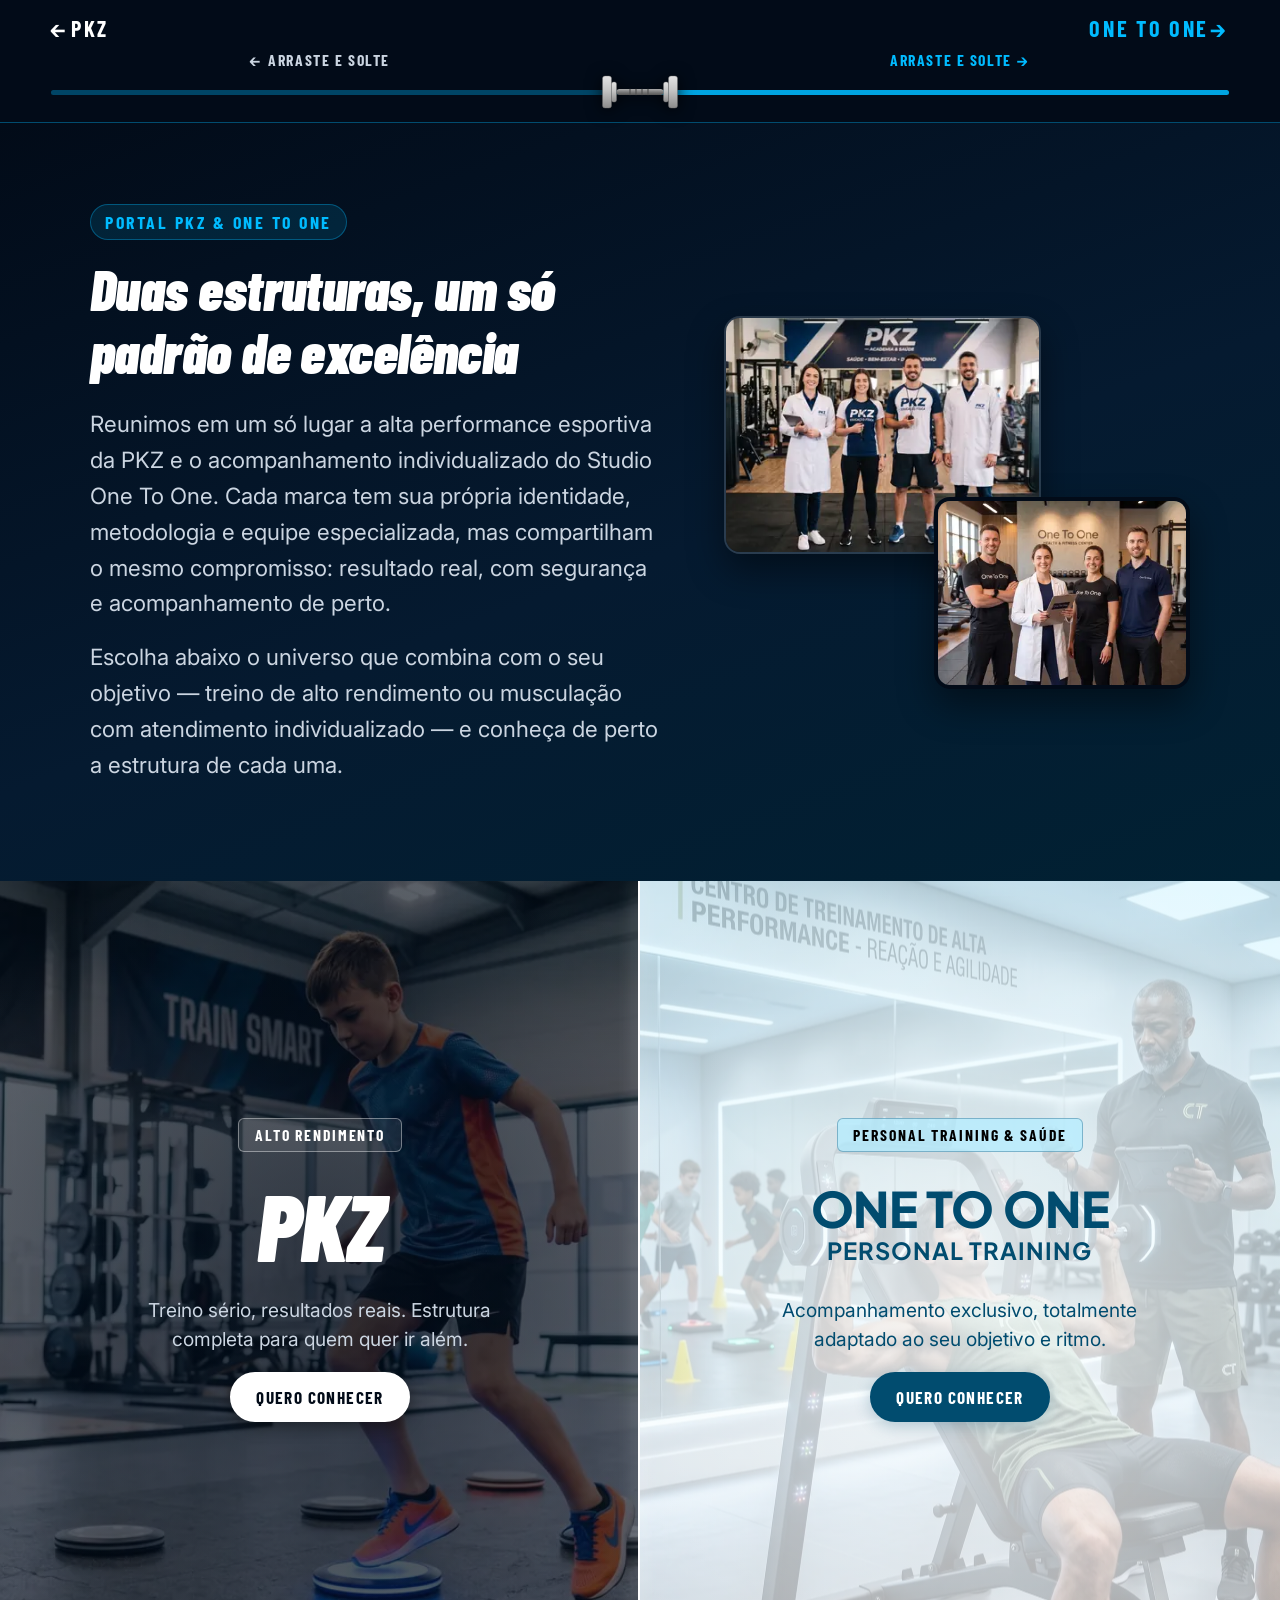
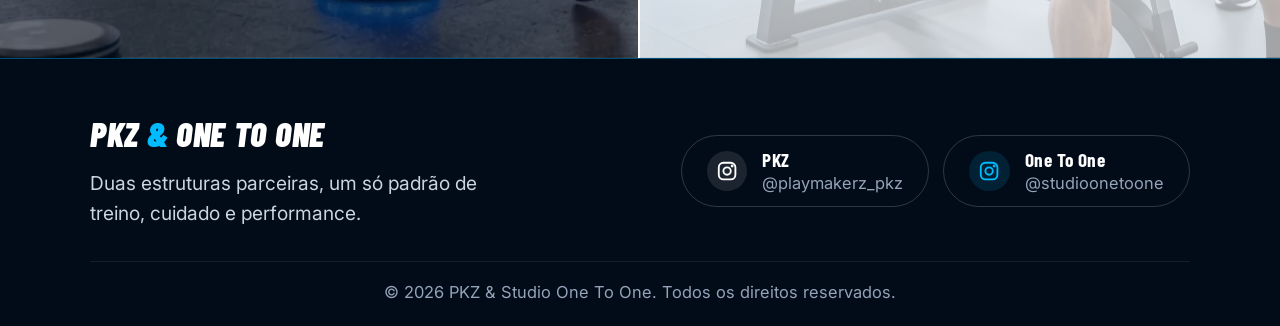
<file: index.html>
<!doctype html>
<html lang="pt-BR">
  <head>
    <meta charset="UTF-8" />
    <meta name="viewport" content="width=device-width, initial-scale=1.0" />
    <title>PKZ Lab &amp; Studio One To One | Treino na Barra da Tijuca, RJ</title>
    <meta
      name="description"
      content="PKZ Lab e Studio One To One: treino de alto rendimento e personal training com acompanhamento individual na Barra da Tijuca, Rio de Janeiro."
    />
    <meta property="og:type" content="website" />
    <meta property="og:title" content="PKZ Lab &amp; Studio One To One | Treino na Barra da Tijuca, RJ" />
    <meta
      property="og:description"
      content="PKZ Lab e Studio One To One: treino de alto rendimento e personal training com acompanhamento individual na Barra da Tijuca, Rio de Janeiro."
    />
    <meta property="og:locale" content="pt_BR" />
    <meta name="theme-color" content="#020b18" />
    <link rel="icon" href="favicon.svg" type="image/svg+xml" />
    <link rel="preconnect" href="https://fonts.googleapis.com" />
    <link rel="preconnect" href="https://fonts.gstatic.com" crossorigin />
    <link
      href="https://fonts.googleapis.com/css2?family=Barlow+Condensed:ital,wght@0,700;0,900;1,900&family=Inter:wght@400;500;600;700&family=Plus+Jakarta+Sans:wght@700;800&display=swap"
      rel="stylesheet"
    />
    <link rel="stylesheet" href="style.css" />
  </head>
  <body>
    <header id="bar">
      <div id="drag-hint">
        <div class="hint-box pkz-box" id="hint-pkz-box">
          <span class="hint-pkz">← arraste e solte</span>
        </div>
        <div class="hint-box oto-box">
          <span class="hint-oto">arraste e solte →</span>
        </div>
      </div>

      <!-- Nomes das empresas restaurados -->
      <div class="bar-labels">
        <a class="bar-label pkz" href="PKZ/indexPKZ.html"><span aria-hidden="true">← </span>PKZ</a>
        <a class="bar-label oto" href="OneToOne/indexOTO.html">ONE TO ONE<span aria-hidden="true"> →</span></a>
      </div>

      <p id="handle-help" class="visually-hidden">
        Use as setas para mover. Em uma das pontas, pressione Enter ou
        Espaço para entrar.
      </p>

      <div id="track-area">
        <div id="track">
          <div id="fill-l"></div>
          <div id="fill-r"></div>
        </div>

        <div
          id="handle"
          role="slider"
          aria-label="Seletor de marcas PKZ e One To One"
          aria-valuemin="0"
          aria-valuemax="100"
          aria-valuenow="50"
          aria-valuetext="Centro"
          aria-describedby="handle-help"
          tabindex="0"
        >
          <svg
            viewBox="0 0 76 36"
            xmlns="http://www.w3.org/2000/svg"
            aria-hidden="true"
          >
            <defs>
              <linearGradient id="pg" x1="0" y1="0" x2="0" y2="1">
                <stop offset="0%" stop-color="#e2e2e2" />
                <stop offset="45%" stop-color="#c4c4c4" />
                <stop offset="100%" stop-color="#8c8c8c" />
              </linearGradient>
              <linearGradient id="bg" x1="0" y1="0" x2="0" y2="1">
                <stop offset="0%" stop-color="#aaa" />
                <stop offset="55%" stop-color="#777" />
                <stop offset="100%" stop-color="#555" />
              </linearGradient>
            </defs>
            <rect
              x="0.5"
              y="2"
              width="9"
              height="32"
              rx="2.5"
              fill="url(#pg)"
              stroke="#666"
              stroke-width="0.4"
            />
            <rect
              x="9.5"
              y="8"
              width="5"
              height="20"
              rx="2"
              fill="url(#pg)"
              stroke="#777"
              stroke-width="0.4"
            />
            <rect
              x="14.5"
              y="15"
              width="47"
              height="6"
              rx="3"
              fill="url(#bg)"
            />
            <line
              x1="28"
              y1="15.5"
              x2="28"
              y2="20.5"
              stroke="#555"
              stroke-width="1.3"
              stroke-linecap="round"
            />
            <line
              x1="34"
              y1="15.5"
              x2="34"
              y2="20.5"
              stroke="#555"
              stroke-width="1.3"
              stroke-linecap="round"
            />
            <line
              x1="40"
              y1="15.5"
              x2="40"
              y2="20.5"
              stroke="#555"
              stroke-width="1.3"
              stroke-linecap="round"
            />
            <line
              x1="46"
              y1="15.5"
              x2="46"
              y2="20.5"
              stroke="#555"
              stroke-width="1.3"
              stroke-linecap="round"
            />
            <rect
              x="61.5"
              y="8"
              width="5"
              height="20"
              rx="2"
              fill="url(#pg)"
              stroke="#777"
              stroke-width="0.4"
            />
            <rect
              x="66.5"
              y="2"
              width="9"
              height="32"
              rx="2.5"
              fill="url(#pg)"
              stroke="#666"
              stroke-width="0.4"
            />
          </svg>
        </div>
      </div>
    </header>

    <main>
      <!-- ═══ APRESENTAÇÃO (Texto + Imagem) ═══ -->
      <section id="intro" aria-label="Apresentação">
        <div class="intro-inner">
          <div class="intro-text">
            <span class="intro-tag">Portal PKZ &amp; One To One</span>
            <h1>Duas estruturas, um só padrão de excelência</h1>
            <p>
              Reunimos em um só lugar a alta performance esportiva da PKZ e o
              acompanhamento individualizado do Studio One To One. Cada marca
              tem sua própria identidade, metodologia e equipe especializada,
              mas compartilham o mesmo compromisso: resultado real, com
              segurança e acompanhamento de perto.
            </p>
            <p>
              Escolha abaixo o universo que combina com o seu objetivo — treino
              de alto rendimento ou musculação com atendimento individualizado —
              e conheça de perto a estrutura de cada uma.
            </p>
          </div>

          <div class="intro-media" aria-hidden="true">
            <img class="intro-photo photo-pkz" src="PKZ/Fotos/EquipePKZ-800.webp" srcset="PKZ/Fotos/EquipePKZ-480.webp 480w, PKZ/Fotos/EquipePKZ-800.webp 800w, PKZ/Fotos/EquipePKZ-1280.webp 1280w" sizes="(max-width: 860px) 290px, 320px" alt="" width="2760" height="1504" decoding="async" loading="lazy" />
            <img class="intro-photo photo-oto" src="OneToOne/Fotos/equipe-800.webp" srcset="OneToOne/Fotos/equipe-480.webp 480w, OneToOne/Fotos/equipe-800.webp 800w, OneToOne/Fotos/equipe-1280.webp 1280w" sizes="(max-width: 860px) 235px, 260px" alt="" width="2760" height="1504" decoding="async" loading="lazy" />
          </div>
        </div>
      </section>

      <!-- ═══ ESCOLHA SEU UNIVERSO: barra do halter + painéis ═══ -->
      <section id="portal" aria-label="Escolha seu universo">
        <div id="stage">
          <section id="pkz" aria-label="Universo PKZ">
            <div class="p-inner">
              <div class="tag">Alto Rendimento</div>
              <div class="title-box">
                <h2>PKZ</h2>
              </div>
              <p>
                Treino sério, resultados reais. Estrutura completa para quem quer ir
                além.
              </p>

              <!-- Botão CTA PKZ -->
              <a
                href="PKZ/indexPKZ.html"
                class="cta-button pkz-btn"
                id="btn-pkz-cta"
                >Quero conhecer</a
              >
            </div>
          </section>

          <div id="div-line" aria-hidden="true"></div>

          <section id="oto" aria-label="Universo One To One">
            <div class="p-inner">
              <div class="tag">Personal Training &amp; Saúde</div>
              <div class="title-box">
                <h2>ONE TO ONE</h2>
                <div class="sub">Personal Training</div>
              </div>
              <p>
                Acompanhamento exclusivo, totalmente adaptado ao seu objetivo e
                ritmo.
              </p>

              <!-- Botão CTA ONE TO ONE -->
              <a
                href="OneToOne/indexOTO.html"
                class="cta-button oto-btn"
                id="btn-oto-cta"
                >Quero conhecer</a
              >
            </div>
          </section>
        </div>
      </section>
    </main>

    <div class="arrow-hint l" id="arr-l" aria-hidden="true">
      <svg
        width="24"
        height="24"
        viewBox="0 0 24 24"
        fill="none"
        xmlns="http://www.w3.org/2000/svg"
        aria-hidden="true"
      >
        <path
          d="M15 18L9 12L15 6"
          stroke="#ffffff"
          stroke-width="2.5"
          stroke-linecap="round"
          stroke-linejoin="round"
        />
        <path
          d="M15 18L9 12L15 6"
          stroke="#07111e"
          stroke-width="5"
          stroke-linecap="round"
          stroke-linejoin="round"
          opacity="0.6"
        />
      </svg>
    </div>
    <div class="arrow-hint r" id="arr-r" aria-hidden="true">
      <svg
        width="24"
        height="24"
        viewBox="0 0 24 24"
        fill="none"
        xmlns="http://www.w3.org/2000/svg"
        aria-hidden="true"
      >
        <path
          d="M9 6L15 12L9 18"
          stroke="#032b43"
          stroke-width="2.5"
          stroke-linecap="round"
          stroke-linejoin="round"
        />
        <path
          d="M9 6L15 12L9 18"
          stroke="#ffffff"
          stroke-width="5"
          stroke-linecap="round"
          stroke-linejoin="round"
          opacity="0.6"
        />
      </svg>
    </div>

    <div
      id="redir"
      hidden
      role="dialog"
      aria-modal="true"
      aria-labelledby="redir-name"
      aria-describedby="redir-sub"
    >
      <h2 id="redir-name">PKZ</h2>
      <small id="redir-sub">redirecionando...</small>
      <button type="button" id="redir-cancel">Cancelar</button>
    </div>

    <!-- ═══ FOOTER ═══ -->
    <footer id="site-footer">
      <div class="footer-inner">
        <div class="footer-brand">
          <span class="footer-logo">PKZ <span class="footer-amp">&amp;</span> ONE TO ONE</span>
          <p>
            Duas estruturas parceiras, um só padrão de treino, cuidado e
            performance.
          </p>
        </div>

        <div class="footer-social">
          <a
            class="social-card social-pkz"
            href="https://www.instagram.com/playmakerz_pkz/"
            target="_blank"
            rel="noopener noreferrer"
            aria-label="PKZ @playmakerz_pkz, Instagram (abre em nova aba)"
          >
            <span class="social-icon">
              <svg width="20" height="20" viewBox="0 0 24 24" fill="none" stroke="currentColor" stroke-width="2" stroke-linecap="round" stroke-linejoin="round" aria-hidden="true" focusable="false"><rect x="3" y="3" width="18" height="18" rx="5"></rect><circle cx="12" cy="12" r="4"></circle><circle cx="17.5" cy="6.5" r="0.6" fill="currentColor"></circle></svg>
            </span>
            <span class="social-text">
              <strong>PKZ</strong>
              <small>@playmakerz_pkz</small>
            </span>
          </a>

          <a
            class="social-card social-oto"
            href="https://www.instagram.com/studioonetoone/"
            target="_blank"
            rel="noopener noreferrer"
            aria-label="One To One @studioonetoone, Instagram (abre em nova aba)"
          >
            <span class="social-icon">
              <svg width="20" height="20" viewBox="0 0 24 24" fill="none" stroke="currentColor" stroke-width="2" stroke-linecap="round" stroke-linejoin="round" aria-hidden="true" focusable="false"><rect x="3" y="3" width="18" height="18" rx="5"></rect><circle cx="12" cy="12" r="4"></circle><circle cx="17.5" cy="6.5" r="0.6" fill="currentColor"></circle></svg>
            </span>
            <span class="social-text">
              <strong>One To One</strong>
              <small>@studioonetoone</small>
            </span>
          </a>
        </div>
      </div>

      <div class="footer-bottom">
        <span>&copy; 2026 PKZ &amp; Studio One To One. Todos os direitos reservados.</span>
      </div>
    </footer>

    <script src="script.js"></script>
  </body>
</html>
</file>
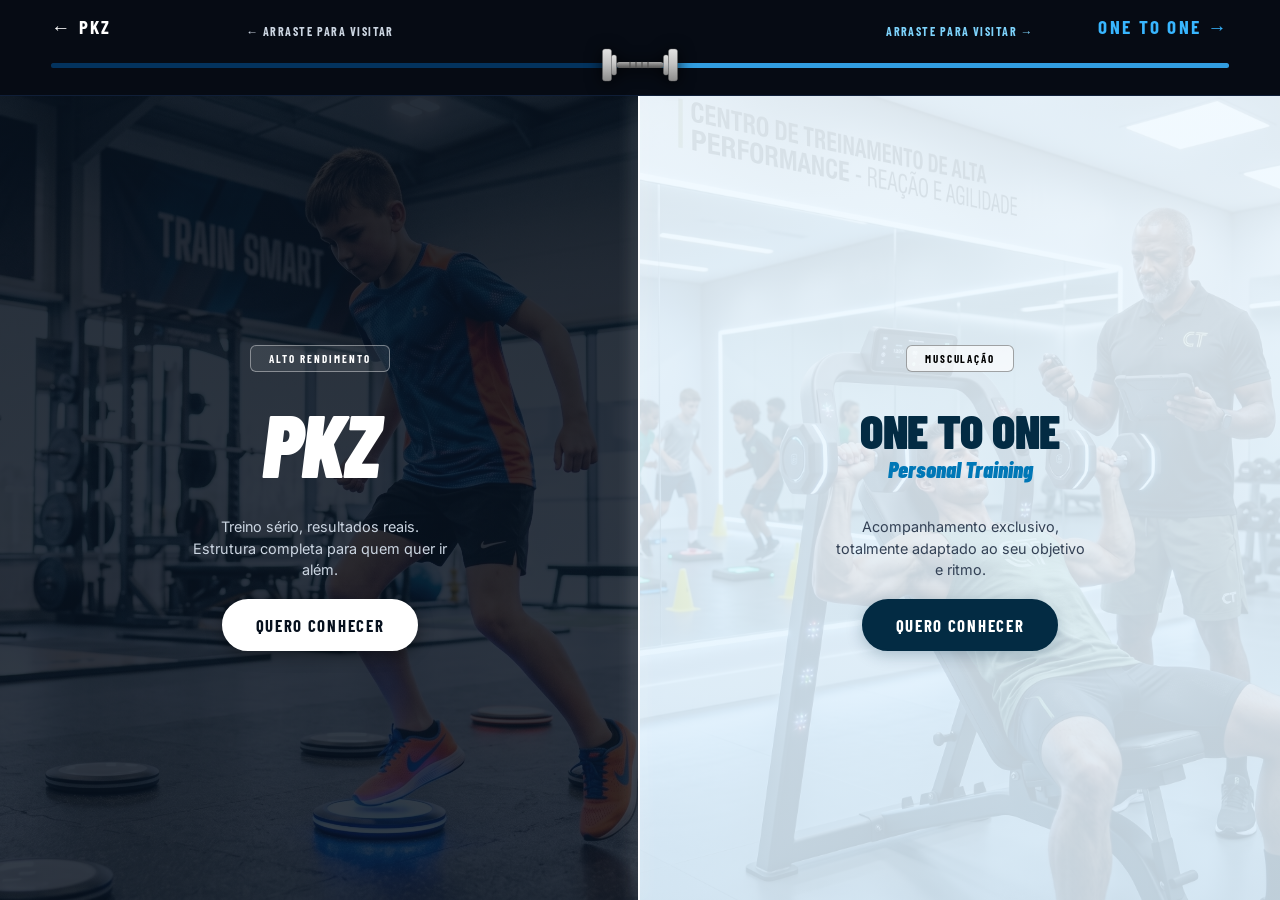
<file: LandingPage/index.html>
<!doctype html>
<html lang="pt-BR">
  <head>
    <meta charset="UTF-8" />
    <meta name="viewport" content="width=device-width, initial-scale=1.0" />
    <title>PKZ & ONE TO ONE</title>
    <link
      href="https://fonts.googleapis.com/css2?family=Barlow+Condensed:ital,wght@0,700;0,900;1,900&family=Inter:wght@400;500;600&display=swap"
      rel="stylesheet"
    />
    <link rel="stylesheet" href="style.css" />
  </head>
  <body>
    <!-- ═══ BARRA COM HALTER (Header/Navegação) ═══ -->
    <header role="banner" id="bar">
      <div id="drag-hint">
        <div class="hint-box pkz-box" id="hint-pkz-box">
          <span class="hint-pkz">← arraste para visitar</span>
        </div>
        <div class="hint-box oto-box">
          <span class="hint-oto">arraste para visitar →</span>
        </div>
      </div>

      <!-- Nomes das empresas restaurados -->
      <div class="bar-labels">
        <span class="bar-label pkz">← PKZ</span>
        <span class="bar-label oto">ONE TO ONE →</span>
      </div>

      <div id="track-area">
        <div id="track">
          <div id="fill-l"></div>
          <div id="fill-r"></div>
        </div>

        <div
          id="handle"
          role="slider"
          aria-label="Seletor de marcas PKZ e One To One"
          aria-valuemin="0"
          aria-valuemax="100"
          aria-valuenow="50"
          tabindex="0"
        >
          <svg
            viewBox="0 0 76 36"
            xmlns="http://www.w3.org/2000/svg"
            aria-hidden="true"
          >
            <defs>
              <linearGradient id="pg" x1="0" y1="0" x2="0" y2="1">
                <stop offset="0%" stop-color="#e2e2e2" />
                <stop offset="45%" stop-color="#c4c4c4" />
                <stop offset="100%" stop-color="#8c8c8c" />
              </linearGradient>
              <linearGradient id="bg" x1="0" y1="0" x2="0" y2="1">
                <stop offset="0%" stop-color="#aaa" />
                <stop offset="55%" stop-color="#777" />
                <stop offset="100%" stop-color="#555" />
              </linearGradient>
            </defs>
            <rect
              x="0.5"
              y="2"
              width="9"
              height="32"
              rx="2.5"
              fill="url(#pg)"
              stroke="#666"
              stroke-width="0.4"
            />
            <rect
              x="9.5"
              y="8"
              width="5"
              height="20"
              rx="2"
              fill="url(#pg)"
              stroke="#777"
              stroke-width="0.4"
            />
            <rect
              x="14.5"
              y="15"
              width="47"
              height="6"
              rx="3"
              fill="url(#bg)"
            />
            <line
              x1="28"
              y1="15.5"
              x2="28"
              y2="20.5"
              stroke="#555"
              stroke-width="1.3"
              stroke-linecap="round"
            />
            <line
              x1="34"
              y1="15.5"
              x2="34"
              y2="20.5"
              stroke="#555"
              stroke-width="1.3"
              stroke-linecap="round"
            />
            <line
              x1="40"
              y1="15.5"
              x2="40"
              y2="20.5"
              stroke="#555"
              stroke-width="1.3"
              stroke-linecap="round"
            />
            <line
              x1="46"
              y1="15.5"
              x2="46"
              y2="20.5"
              stroke="#555"
              stroke-width="1.3"
              stroke-linecap="round"
            />
            <rect
              x="61.5"
              y="8"
              width="5"
              height="20"
              rx="2"
              fill="url(#pg)"
              stroke="#777"
              stroke-width="0.4"
            />
            <rect
              x="66.5"
              y="2"
              width="9"
              height="32"
              rx="2.5"
              fill="url(#pg)"
              stroke="#666"
              stroke-width="0.4"
            />
          </svg>
        </div>
      </div>
    </header>

    <!-- ═══ PAINÉIS (Conteúdo Principal) ═══ -->
    <main role="main" id="stage">
      <section id="pkz" aria-label="Universo PKZ">
        <div class="p-inner">
          <div class="tag">Alto Rendimento</div>
          <div class="title-box">
            <h1>PKZ</h1>
          </div>
          <p>
            Treino sério, resultados reais. Estrutura completa para quem quer ir
            além.
          </p>

          <!-- Botão CTA PKZ -->
          <a
            href="../PKZ/index.html"
            class="cta-button pkz-btn"
            id="btn-pkz-cta"
            >Quero conhecer</a
          >
        </div>
      </section>

      <div id="div-line" aria-hidden="true"></div>

      <section id="oto" aria-label="Universo One To One">
        <div class="p-inner">
          <div class="tag">Musculação</div>
          <div class="title-box">
            <h1>ONE TO ONE</h1>
            <div class="sub">Personal Training</div>
          </div>
          <p>
            Acompanhamento exclusivo, totalmente adaptado ao seu objetivo e
            ritmo.
          </p>

          <!-- Botão CTA ONE TO ONE -->
          <a
            href="../OneToOne/index.html"
            class="cta-button oto-btn"
            id="btn-oto-cta"
            >Quero conhecer</a
          >
        </div>
      </section>
    </main>

    <div class="arrow-hint l" id="arr-l" aria-hidden="true">
      <svg
        width="24"
        height="24"
        viewBox="0 0 24 24"
        fill="none"
        xmlns="http://www.w3.org/2000/svg"
        aria-hidden="true"
      >
        <path
          d="M15 18L9 12L15 6"
          stroke="#ffffff"
          stroke-width="2.5"
          stroke-linecap="round"
          stroke-linejoin="round"
        />
        <path
          d="M15 18L9 12L15 6"
          stroke="#07111e"
          stroke-width="5"
          stroke-linecap="round"
          stroke-linejoin="round"
          opacity="0.6"
        />
      </svg>
    </div>
    <div class="arrow-hint r" id="arr-r" aria-hidden="true">
      <svg
        width="24"
        height="24"
        viewBox="0 0 24 24"
        fill="none"
        xmlns="http://www.w3.org/2000/svg"
        aria-hidden="true"
      >
        <path
          d="M9 6L15 12L9 18"
          stroke="#032b43"
          stroke-width="2.5"
          stroke-linecap="round"
          stroke-linejoin="round"
        />
        <path
          d="M9 6L15 12L9 18"
          stroke="#ffffff"
          stroke-width="5"
          stroke-linecap="round"
          stroke-linejoin="round"
          opacity="0.6"
        />
      </svg>
    </div>

    <div id="redir" role="status" aria-live="polite">
      <h2 id="redir-name">PKZ</h2>
      <small id="redir-sub">redirecionando...</small>
    </div>

    <script src="script.js"></script>
  </body>
</html>
</file>
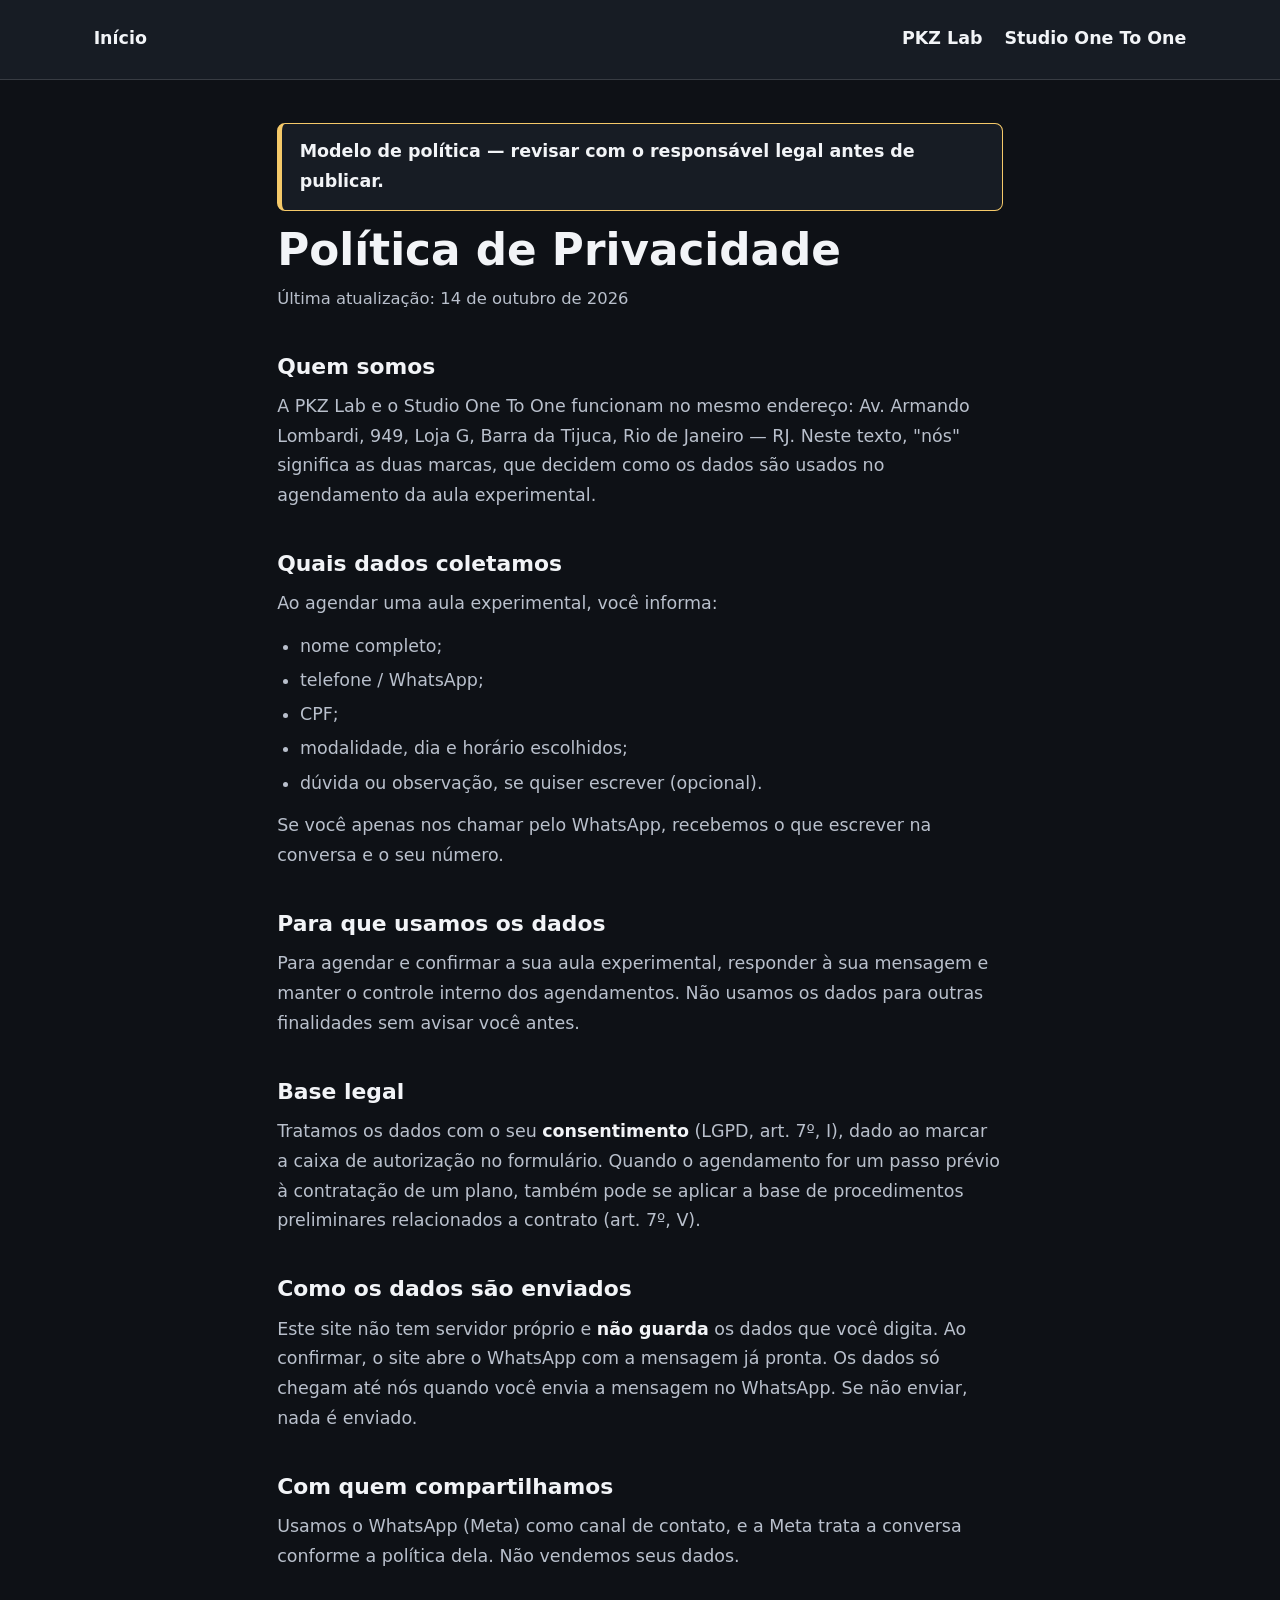
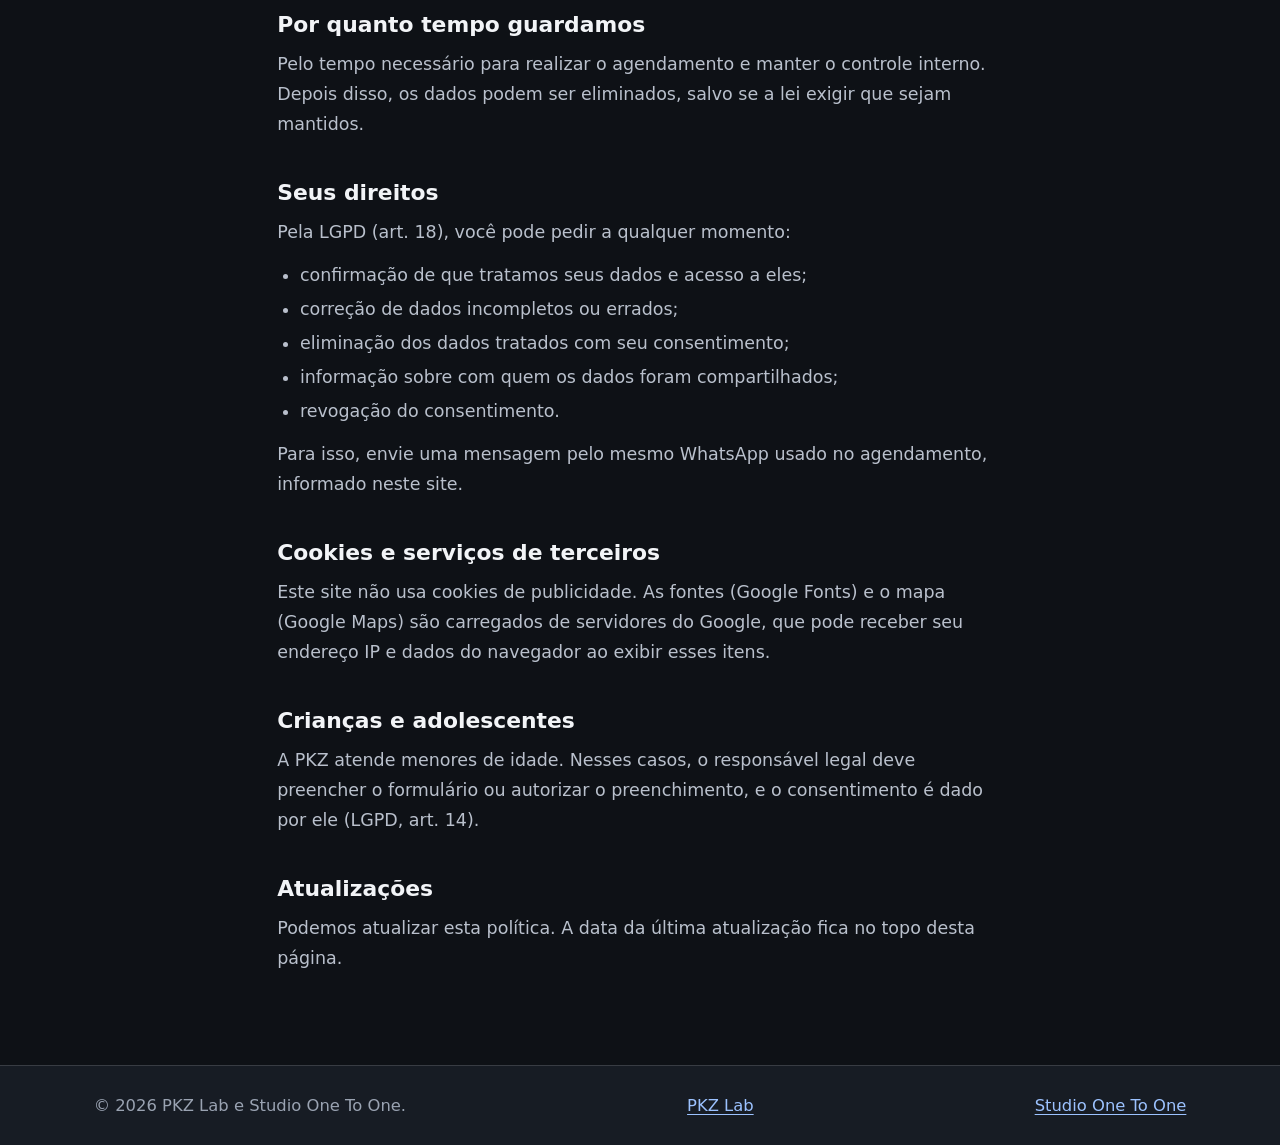
<file: privacidade.html>
<!doctype html>
<html lang="pt-BR">
  <head>
    <meta charset="UTF-8" />
    <meta name="viewport" content="width=device-width, initial-scale=1.0, viewport-fit=cover" />
    <title>Política de Privacidade | PKZ Lab e Studio One To One</title>
    <meta name="description" content="Como a PKZ Lab e o Studio One To One tratam seus dados no agendamento da aula experimental e no contato por WhatsApp, conforme a LGPD." />
    <meta property="og:type" content="website" />
    <meta property="og:title" content="Política de Privacidade | PKZ Lab e Studio One To One" />
    <meta property="og:description" content="Como a PKZ Lab e o Studio One To One tratam seus dados no agendamento da aula experimental e no contato por WhatsApp, conforme a LGPD." />
    <meta property="og:locale" content="pt_BR" />
    <meta name="theme-color" content="#0e1116" />
    <link rel="icon" href="favicon.svg" type="image/svg+xml" />
    <link rel="stylesheet" href="shared/legal.css" />
  </head>
  <body>
    <a class="skip-link" href="#main">Pular para o conteúdo</a>
    <header class="legal-header">
      <nav class="legal-nav" aria-label="Principal">
        <a href="index.html">Início</a>
        <ul>
          <li><a href="PKZ/indexPKZ.html">PKZ Lab</a></li>
          <li><a href="OneToOne/indexOTO.html">Studio One To One</a></li>
        </ul>
      </nav>
    </header>

    <main id="main" class="legal-main" tabindex="-1">
      <p class="legal-notice" role="note"><strong>Modelo de política — revisar com o responsável legal antes de publicar.</strong></p>
      <h1>Política de Privacidade</h1>
      <p class="legal-updated">Última atualização: 14 de outubro de 2026</p>

      <h2>Quem somos</h2>
      <p>A PKZ Lab e o Studio One To One funcionam no mesmo endereço: Av. Armando Lombardi, 949, Loja G, Barra da Tijuca, Rio de Janeiro — RJ. Neste texto, "nós" significa as duas marcas, que decidem como os dados são usados no agendamento da aula experimental.</p>

      <h2>Quais dados coletamos</h2>
      <p>Ao agendar uma aula experimental, você informa:</p>
      <ul>
        <li>nome completo;</li>
        <li>telefone / WhatsApp;</li>
        <li>CPF;</li>
        <li>modalidade, dia e horário escolhidos;</li>
        <li>dúvida ou observação, se quiser escrever (opcional).</li>
      </ul>
      <p>Se você apenas nos chamar pelo WhatsApp, recebemos o que escrever na conversa e o seu número.</p>

      <h2>Para que usamos os dados</h2>
      <p>Para agendar e confirmar a sua aula experimental, responder à sua mensagem e manter o controle interno dos agendamentos. Não usamos os dados para outras finalidades sem avisar você antes.</p>

      <h2>Base legal</h2>
      <p>Tratamos os dados com o seu <strong>consentimento</strong> (LGPD, art. 7º, I), dado ao marcar a caixa de autorização no formulário. Quando o agendamento for um passo prévio à contratação de um plano, também pode se aplicar a base de procedimentos preliminares relacionados a contrato (art. 7º, V).</p>

      <h2>Como os dados são enviados</h2>
      <p>Este site não tem servidor próprio e <strong>não guarda</strong> os dados que você digita. Ao confirmar, o site abre o WhatsApp com a mensagem já pronta. Os dados só chegam até nós quando você envia a mensagem no WhatsApp. Se não enviar, nada é enviado.</p>

      <h2>Com quem compartilhamos</h2>
      <p>Usamos o WhatsApp (Meta) como canal de contato, e a Meta trata a conversa conforme a política dela. Não vendemos seus dados.</p>

      <h2>Por quanto tempo guardamos</h2>
      <p>Pelo tempo necessário para realizar o agendamento e manter o controle interno. Depois disso, os dados podem ser eliminados, salvo se a lei exigir que sejam mantidos.</p>

      <h2>Seus direitos</h2>
      <p>Pela LGPD (art. 18), você pode pedir a qualquer momento:</p>
      <ul>
        <li>confirmação de que tratamos seus dados e acesso a eles;</li>
        <li>correção de dados incompletos ou errados;</li>
        <li>eliminação dos dados tratados com seu consentimento;</li>
        <li>informação sobre com quem os dados foram compartilhados;</li>
        <li>revogação do consentimento.</li>
      </ul>
      <p>Para isso, envie uma mensagem pelo mesmo WhatsApp usado no agendamento, informado neste site.</p>

      <h2>Cookies e serviços de terceiros</h2>
      <p>Este site não usa cookies de publicidade. As fontes (Google Fonts) e o mapa (Google Maps) são carregados de servidores do Google, que pode receber seu endereço IP e dados do navegador ao exibir esses itens.</p>

      <h2>Crianças e adolescentes</h2>
      <p>A PKZ atende menores de idade. Nesses casos, o responsável legal deve preencher o formulário ou autorizar o preenchimento, e o consentimento é dado por ele (LGPD, art. 14).</p>

      <h2>Atualizações</h2>
      <p>Podemos atualizar esta política. A data da última atualização fica no topo desta página.</p>
    </main>

    <footer class="legal-footer">
      <div class="legal-footer-inner">
        <span>&copy; 2026 PKZ Lab e Studio One To One.</span>
        <a href="PKZ/indexPKZ.html">PKZ Lab</a>
        <a href="OneToOne/indexOTO.html">Studio One To One</a>
      </div>
    </footer>
  </body>
</html>
</file>
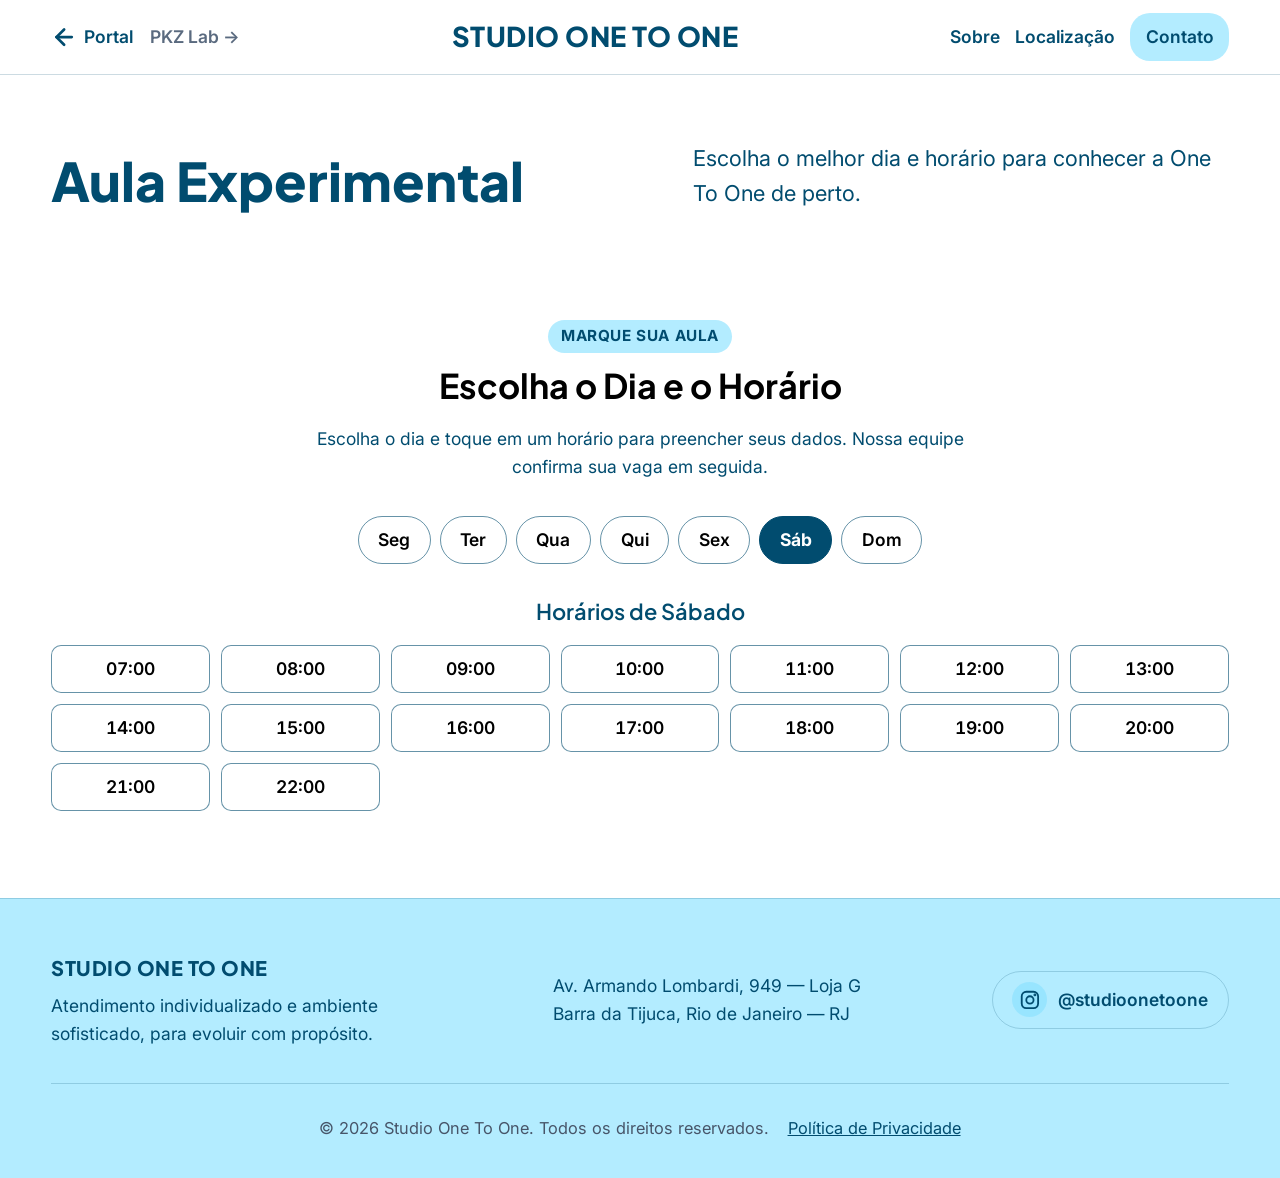
<file: OneToOne/aula-experimental.html>
<!doctype html>
<html lang="pt-BR" data-brand="oto">
  <head>
    <meta charset="UTF-8" />
    <meta
      name="viewport"
      content="width=device-width, initial-scale=1.0, viewport-fit=cover"
    />
    <meta name="description" content="Agende sua aula experimental no Studio One To One, personal training na Barra da Tijuca, Rio de Janeiro. Escolha o melhor dia e horário." />
    <meta property="og:type" content="website" />
    <meta property="og:title" content="Aula Experimental | Studio One To One" />
    <meta property="og:description" content="Agende sua aula experimental no Studio One To One, personal training na Barra da Tijuca, Rio de Janeiro. Escolha o melhor dia e horário." />
    <meta property="og:locale" content="pt_BR" />
    <meta name="theme-color" content="#ffffff" />
    <link rel="icon" href="../favicon.svg" type="image/svg+xml" />
    <title>Aula Experimental | Studio One To One</title>
    <link rel="preconnect" href="https://fonts.googleapis.com" />
    <link rel="preconnect" href="https://fonts.gstatic.com" crossorigin />
    <link
      href="https://fonts.googleapis.com/css2?family=Inter:wght@400;500;600;700&family=Plus+Jakarta+Sans:wght@400;500;600;700;800&display=swap"
      rel="stylesheet"
    />
    <link rel="stylesheet" href="../shared/base.css" />
    <link rel="stylesheet" href="./styleOTO.css" />
    <link rel="stylesheet" href="../shared/extras.css" />
  </head>
  <body>
    <a class="skip-link" href="#main">Pular para o conteúdo</a>
    <header class="site-header">
      <nav class="navbar" aria-label="Principal">
        <div class="nav-left">
          <a
            href="../index.html"
            class="back-link"
            aria-label="Voltar para o Portal"
          >
            <svg
              class="back-arrow-icon"
              width="24"
              height="24"
              viewBox="0 0 24 24"
              fill="none"
              stroke="currentColor"
              stroke-width="2.5"
              stroke-linecap="round"
              stroke-linejoin="round"
              aria-hidden="true"
            >
              <line x1="19" y1="12" x2="5" y2="12"></line>
              <polyline points="12 19 5 12 12 5"></polyline>
            </svg>
            <span class="back-text">Portal</span>
          </a>
          <a
            href="../PKZ/indexPKZ.html"
            class="cross-brand-nav-link"
            >PKZ Lab →</a
          >
        </div>

        <div class="nav-center">
          <a href="./indexOTO.html" class="brand-logo-link" aria-label="Studio One To One — página inicial">
            <span class="brand-text desktop-logo">STUDIO ONE TO ONE</span>
            <span class="brand-text mobile-logo">ONE TO ONE</span>
          </a>
        </div>

        <div class="nav-right">
          <button
            id="mobile-menu-btn"
            class="menu-toggle"
            aria-label="Menu de navegação"
            aria-expanded="false"
            aria-controls="primary-navigation"
          >
            <span class="hamburger-bar"></span>
            <span class="hamburger-bar"></span>
            <span class="hamburger-bar"></span>
          </button>
          <ul id="primary-navigation" class="nav-links">
            <li><a href="indexOTO.html#sobre" class="nav-link">Sobre</a></li>
            <li><a href="indexOTO.html#location" class="nav-link">Localização</a></li>
            <li>
              <a
                href="#contact"
                id="open-contact-modal"
                class="nav-link nav-link-highlight"
                >Contato</a
              >
            </li>
          </ul>
        </div>
      </nav>
    </header>

    <div id="mobile-menu-overlay" class="menu-overlay" aria-hidden="true"></div>

    <main id="main" tabindex="-1">
      <section id="aula-hero" class="hero-section">
        <div class="hero-content">
          <h1>Aula Experimental</h1>
          <p>Escolha o melhor dia e horário para conhecer a One To One de perto.</p>
        </div>
      </section>

      <section id="agenda" class="schedule-section animate-on-scroll">
        <span class="section-tag">Marque sua Aula</span>
        <h2>Escolha o Dia e o Horário</h2>
        <p class="schedule-intro">
          Escolha o dia e toque em um horário para preencher seus dados. Nossa
          equipe confirma sua vaga em seguida.
        </p>

        <div id="day-chips" class="day-chips" role="group" aria-label="Escolha o dia"></div>
        <h3 id="time-heading" class="time-heading" aria-live="polite"></h3>
        <ul id="time-list" class="time-list" aria-labelledby="time-heading"></ul>
        <noscript>
          <p class="schedule-intro">
            Ative o JavaScript ou fale conosco pelo
            <a href="https://wa.me/5521000000000">WhatsApp</a>.
          </p>
        </noscript>
      </section>
    </main>

    <dialog id="booking-modal" class="modal-dialog" aria-labelledby="booking-modal-title">
      <div class="modal-box">
        <button
          id="booking-close-modal"
          class="modal-close"
          aria-label="Fechar modal"
        >
          &times;
        </button>
        <div class="modal-header">
          <span class="modal-badge" id="booking-slot-badge"
            >Segunda-feira · 07:00</span
          >
          <h2 id="booking-modal-title">Confirme sua Aula Experimental</h2>
          <p>Preencha seus dados: abriremos o WhatsApp com o seu pedido pronto para enviar.</p>
        </div>
        <form id="booking-form" class="modal-body" novalidate>
          <label for="booking-modality" class="modal-label">Modalidade</label>
          <select id="booking-modality" aria-describedby="booking-error" class="modal-input" required autofocus>
            <option value="">Selecione</option>
          </select>

          <label for="booking-name" class="modal-label">Nome completo</label>
          <input
            type="text"
            id="booking-name" aria-describedby="booking-error"
            class="modal-input"
            placeholder="Digite seu nome completo"
            autocomplete="name"
            required
          />

          <label for="booking-phone" class="modal-label"
            >Telefone / WhatsApp</label
          >
          <input
            type="tel"
            id="booking-phone" aria-describedby="booking-error"
            class="modal-input"
            placeholder="(21) 90000-0000"
            autocomplete="tel"
            required
          />

          <label for="booking-cpf" class="modal-label">CPF</label>
          <input
            type="text"
            id="booking-cpf"
            class="modal-input"
            placeholder="000.000.000-00"
            inputmode="numeric"
            maxlength="14"
            aria-describedby="booking-cpf-hint booking-error"
            required
          />
          <p id="booking-cpf-hint" class="modal-hint">Só números; a pontuação entra sozinha.</p>

          <label for="booking-notes" class="modal-label"
            >Dúvida ou observação (opcional)</label
          >
          <textarea
            id="booking-notes"
            class="modal-input"
            rows="3"
            placeholder="Alguma informação que queira compartilhar?"
          ></textarea>

          <label class="booking-consent">
            <input type="checkbox" id="booking-consent" required />
            <span>Autorizo o uso dos meus dados, inclusive o CPF, apenas para o agendamento e o controle interno da One To One. Veja a <a href="../privacidade.html" target="_blank" rel="noopener noreferrer" aria-label="Política de Privacidade (abre em nova aba)" class="text-link">Política de Privacidade</a>.</span>
          </label>

          <p id="booking-error" class="booking-error" role="alert" hidden></p>
          <button type="submit" class="btn btn-modal">Enviar pelo WhatsApp →</button>
        </form>
        <div id="booking-confirmation" class="booking-confirmation" hidden>
          <p id="booking-confirmation-text" role="status"></p>
          <button type="button" id="booking-done-btn" class="btn btn-modal">
            Fechar
          </button>
        </div>
      </div>
    </dialog>

    <dialog id="contact" class="modal-dialog" aria-labelledby="modal-title">
      <div class="modal-box">
        <button id="close-modal" class="modal-close" aria-label="Fechar modal">
          &times;
        </button>
        <div class="modal-header">
          <span class="modal-badge">Fale Conosco</span>
          <h2 id="modal-title">Inicie sua Jornada</h2>
          <p>
            Fale diretamente com nosso time pelo WhatsApp e agende sua
            avaliação.
          </p>
        </div>
        <div class="modal-body">
          <label for="name" class="modal-label"
            >Como gostaria de ser chamado?</label
          >
          <input
            type="text"
            id="name"
            autofocus
            class="modal-input"
            placeholder="Digite seu nome"
            autocomplete="name"
          />
          <button id="whatsapp-cta" class="btn btn-modal">
            Falar com Consultor →
          </button>
        </div>
      </div>
    </dialog>

    <footer class="site-footer-page">
      <div class="footer-inner">
        <div class="footer-brand">
          <span class="footer-logo">STUDIO ONE TO ONE</span>
          <p>
            Atendimento individualizado e ambiente sofisticado, para evoluir
            com propósito.
          </p>
        </div>

        <div class="footer-contact">
          <p>
            Av. Armando Lombardi, 949 — Loja G<br />
            Barra da Tijuca, Rio de Janeiro — RJ
          </p>
        </div>

        <a
          class="footer-social"
          href="https://www.instagram.com/studioonetoone/"
          target="_blank"
          rel="noopener noreferrer"
          aria-label="Instagram @studioonetoone (abre em nova aba)"
        >
          <span class="footer-social-icon">
            <svg width="20" height="20" viewBox="0 0 24 24" fill="none" stroke="currentColor" stroke-width="2" stroke-linecap="round" stroke-linejoin="round" aria-hidden="true" focusable="false"><rect x="3" y="3" width="18" height="18" rx="5"></rect><circle cx="12" cy="12" r="4"></circle><circle cx="17.5" cy="6.5" r="0.6" fill="currentColor"></circle></svg>
          </span>
          <span>@studioonetoone</span>
        </a>
      </div>

      <div class="footer-bottom">
        <span>&copy; 2026 Studio One To One. Todos os direitos reservados.</span>
        <a class="footer-legal" href="../privacidade.html">Política de Privacidade</a>
      </div>
    </footer>

    <aside class="floating-actions" aria-label="Atalhos da página">
      <button id="back-to-top" class="back-to-top" aria-label="Voltar ao início">
        <svg
          width="24"
          height="24"
          viewBox="0 0 24 24"
          fill="none"
          stroke="currentColor"
          stroke-width="2.5"
          stroke-linecap="round"
          stroke-linejoin="round"
          aria-hidden="true"
        >
          <path d="M12 19V5M5 12l7-7 7 7" />
        </svg>
      </button>
    </aside>

    <script src="../shared/data.js" defer></script>
    <script src="./scriptAula.js" defer></script>
  </body>
</html>
</file>
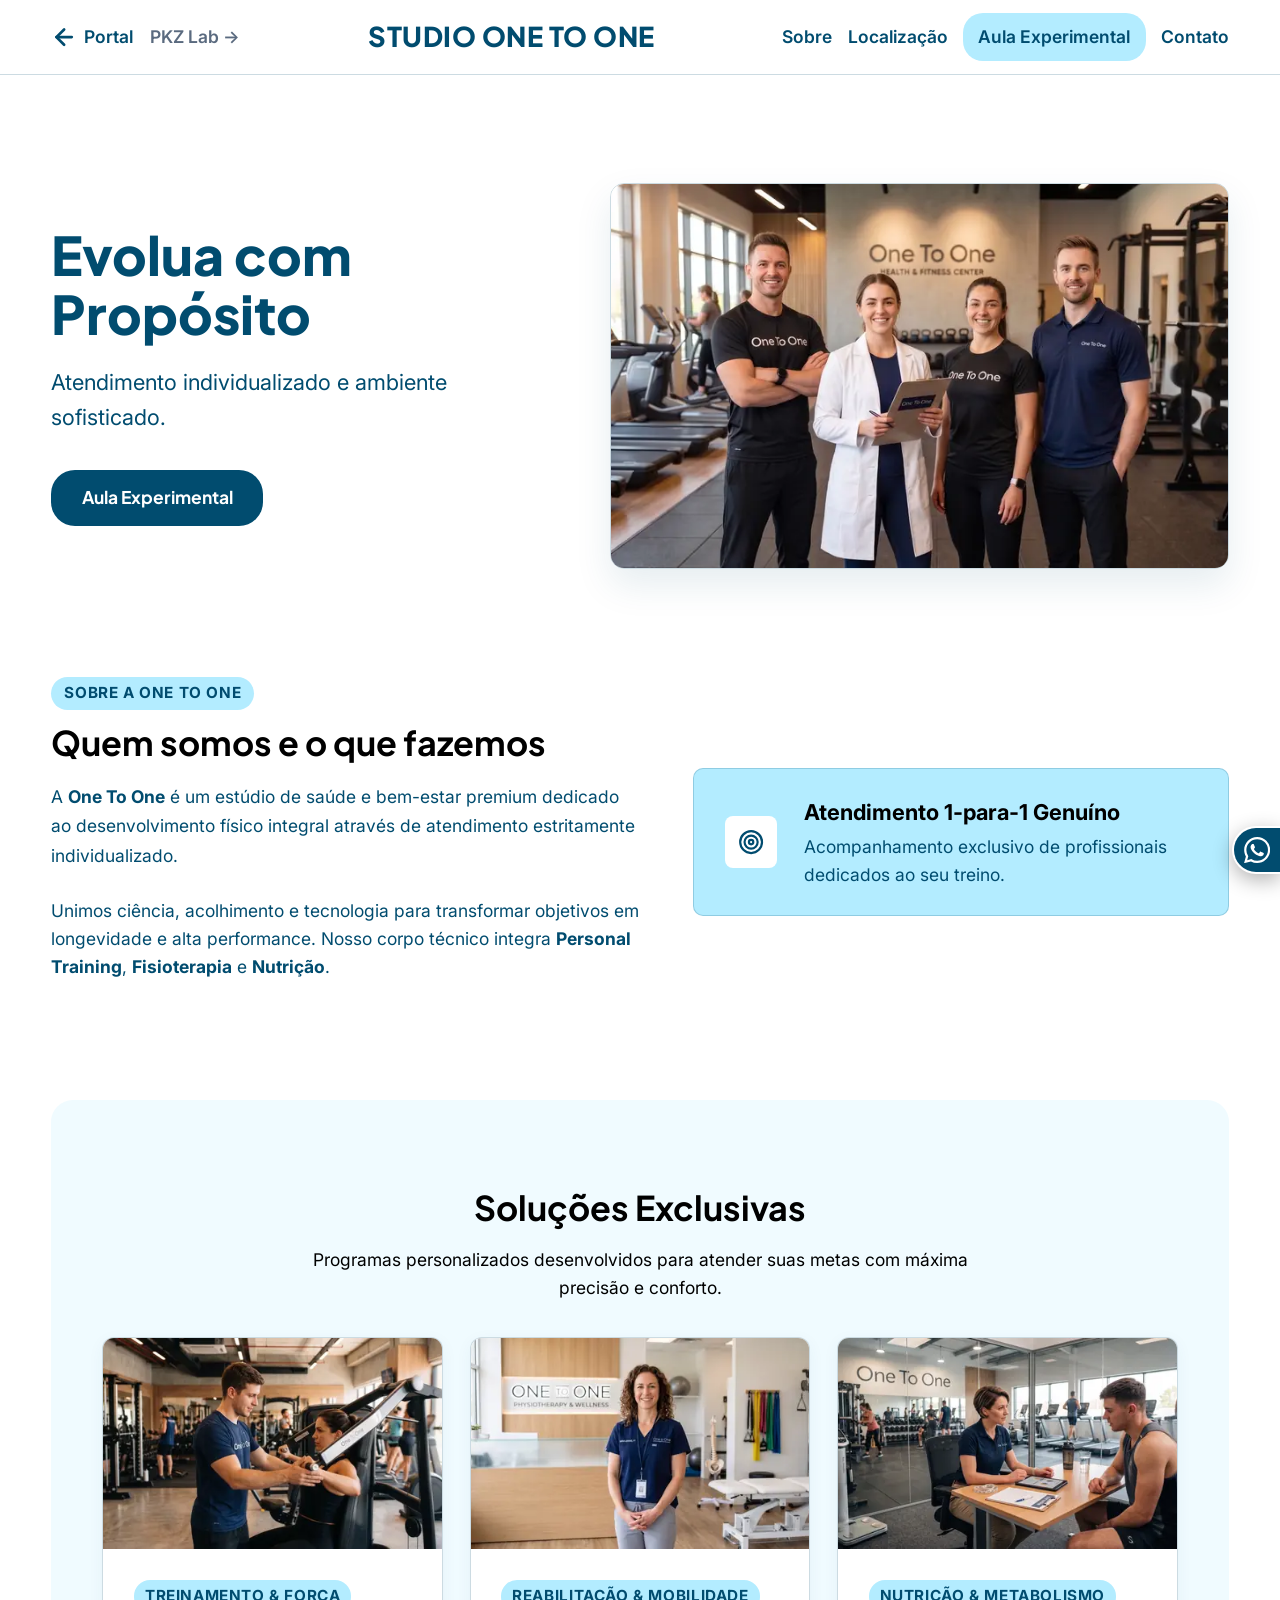
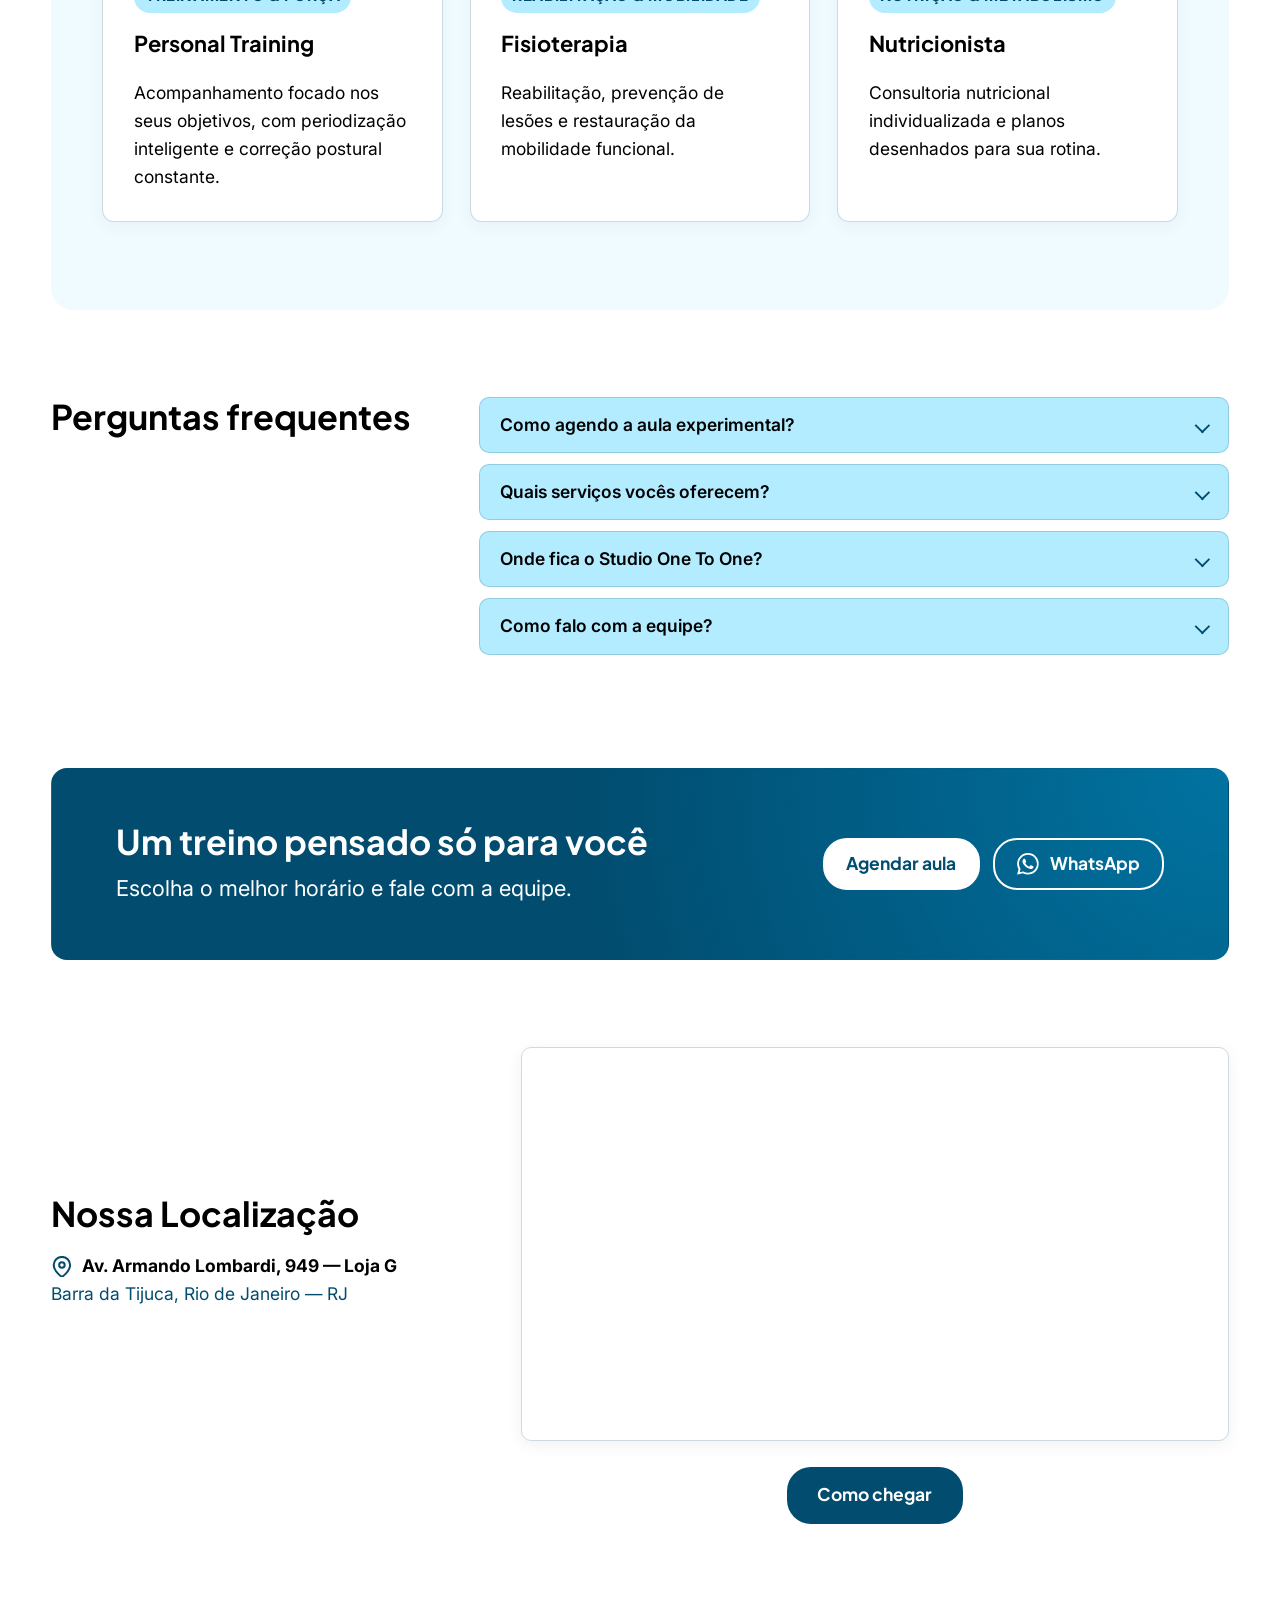
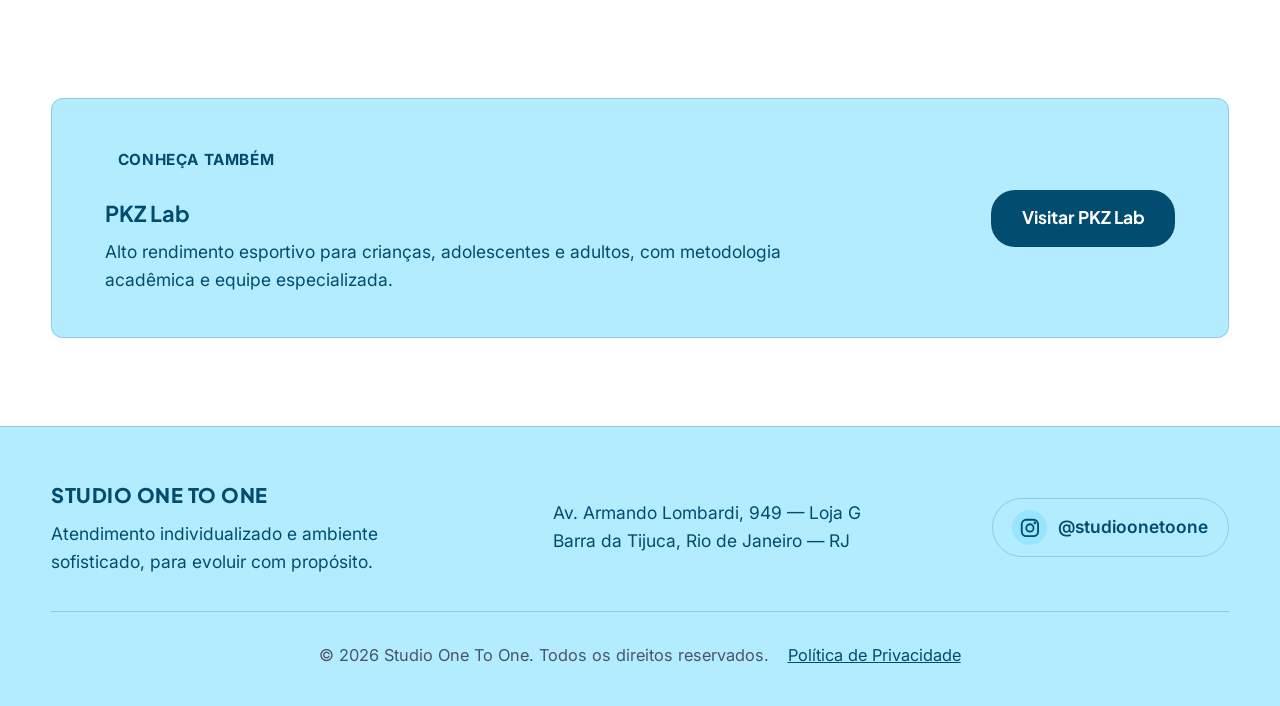
<file: OneToOne/indexOTO.html>
<!doctype html>
<html lang="pt-BR" data-brand="oto">
  <head>
    <meta charset="UTF-8" />
    <meta
      name="viewport"
      content="width=device-width, initial-scale=1.0, viewport-fit=cover"
    />
    <meta name="description" content="Studio One To One: personal training individualizado em ambiente sofisticado na Barra da Tijuca, Rio de Janeiro. Agende sua aula experimental." />
    <meta property="og:type" content="website" />
    <meta property="og:title" content="Studio One To One | Personal Training na Barra da Tijuca" />
    <meta property="og:description" content="Studio One To One: personal training individualizado em ambiente sofisticado na Barra da Tijuca, Rio de Janeiro. Agende sua aula experimental." />
    <meta property="og:locale" content="pt_BR" />
    <meta name="theme-color" content="#ffffff" />
    <link rel="icon" href="../favicon.svg" type="image/svg+xml" />
    <title>Studio One To One | Personal Training na Barra da Tijuca</title>
    <link rel="preconnect" href="https://fonts.googleapis.com" />
    <link rel="preconnect" href="https://fonts.gstatic.com" crossorigin />
    <link
      href="https://fonts.googleapis.com/css2?family=Inter:wght@400;500;600;700&family=Plus+Jakarta+Sans:wght@400;500;600;700;800&display=swap"
      rel="stylesheet"
    />
    <link rel="stylesheet" href="../shared/base.css" />
    <link rel="stylesheet" href="./styleOTO.css" />
    <link rel="stylesheet" href="../shared/cta.css" />
    <link rel="stylesheet" href="../shared/extras.css" />
    <!-- JSON-LD: adicionar quando existirem — telephone, openingHours, url (domínio), image, priceRange. -->
    <script type="application/ld+json">
    {
      "@context": "https://schema.org",
      "@type": "HealthAndBeautyBusiness",
      "name": "Studio One To One",
      "description": "Studio One To One: personal training individualizado em ambiente sofisticado na Barra da Tijuca, Rio de Janeiro.",
      "address": {
        "@type": "PostalAddress",
        "streetAddress": "Av. Armando Lombardi, 949 - Loja G, Barra da Tijuca",
        "addressLocality": "Rio de Janeiro",
        "addressRegion": "RJ",
        "addressCountry": "BR"
      },
      "sameAs": [
        "https://www.instagram.com/studioonetoone/"
      ]
    }
    </script>
  </head>
  <body>
    <a class="skip-link" href="#main">Pular para o conteúdo</a>
    <svg width="0" height="0" style="position: absolute" aria-hidden="true" focusable="false">
      <symbol id="icon-whatsapp" viewBox="0 0 24 24">
        <path d="M17.472 14.382c-.297-.149-1.758-.867-2.03-.967-.273-.099-.471-.148-.67.15-.197.297-.767.966-.94 1.164-.173.199-.347.223-.644.075-.297-.15-1.255-.463-2.39-1.475-.883-.788-1.48-1.761-1.653-2.059-.173-.297-.018-.458.13-.606.134-.133.298-.347.446-.52.149-.174.198-.298.298-.497.099-.198.05-.371-.025-.52-.075-.149-.669-1.612-.916-2.207-.242-.579-.487-.5-.669-.51-.173-.008-.371-.01-.57-.01-.198 0-.52.074-.792.372-.272.297-1.04 1.016-1.04 2.479 0 1.462 1.065 2.875 1.213 3.074.149.198 2.096 3.2 5.077 4.487.709.306 1.262.489 1.694.625.712.227 1.36.195 1.871.118.571-.085 1.758-.719 2.006-1.413.248-.694.248-1.289.173-1.413-.074-.124-.272-.198-.57-.347m-5.421 7.403h-.004a9.87 9.87 0 01-5.031-1.378l-.361-.214-3.741.982.998-3.648-.235-.374a9.86 9.86 0 01-1.51-5.26c.001-5.45 4.436-9.884 9.888-9.884 2.64 0 5.122 1.03 6.988 2.898a9.825 9.825 0 012.893 6.994c-.003 5.45-4.437 9.884-9.885 9.884m8.413-18.297A11.815 11.815 0 0012.05 0C5.495 0 .16 5.335.157 11.892c0 2.096.547 4.142 1.588 5.945L.057 24l6.305-1.654a11.882 11.882 0 005.683 1.448h.005c6.554 0 11.89-5.335 11.893-11.893a11.821 11.821 0 00-3.48-8.413z"></path>
      </symbol>
    </svg>
    <header class="site-header">
      <nav class="navbar" aria-label="Principal">
        <div class="nav-left">
          <a
            href="../index.html"
            class="back-link"
            aria-label="Voltar para o Portal"
          >
            <svg
              class="back-arrow-icon"
              width="24"
              height="24"
              viewBox="0 0 24 24"
              fill="none"
              stroke="currentColor"
              stroke-width="2.5"
              stroke-linecap="round"
              stroke-linejoin="round"
              aria-hidden="true"
            >
              <line x1="19" y1="12" x2="5" y2="12"></line>
              <polyline points="12 19 5 12 12 5"></polyline>
            </svg>
            <span class="back-text">Portal</span>
          </a>
          <a
            href="../PKZ/indexPKZ.html"
            class="cross-brand-nav-link"
            >PKZ Lab →</a
          >
        </div>

        <div class="nav-center">
          <a href="#" class="brand-logo-link" aria-label="Studio One To One — página inicial">
            <span class="brand-text desktop-logo">STUDIO ONE TO ONE</span>
            <span class="brand-text mobile-logo">ONE TO ONE</span>
          </a>
        </div>

        <div class="nav-right">
          <button
            id="mobile-menu-btn"
            class="menu-toggle"
            aria-label="Menu de navegação"
            aria-expanded="false"
            aria-controls="primary-navigation"
          >
            <span class="hamburger-bar"></span>
            <span class="hamburger-bar"></span>
            <span class="hamburger-bar"></span>
          </button>
          <ul id="primary-navigation" class="nav-links">
            <li><a href="#sobre" class="nav-link">Sobre</a></li>
            <li><a href="#location" class="nav-link">Localização</a></li>
            <li>
              <a href="aula-experimental.html" class="nav-link nav-link-highlight"
                >Aula Experimental</a
              >
            </li>
            <li>
              <a
                href="#contact"
                id="open-contact-modal"
                class="nav-link"
                >Contato</a
              >
            </li>
          </ul>
        </div>
      </nav>
    </header>

    <div id="mobile-menu-overlay" class="menu-overlay" aria-hidden="true"></div>

    <main id="main" tabindex="-1">
      <section id="home" class="hero-section">
        <div class="hero-content">
          <h1>Evolua com Propósito</h1>
          <p>Atendimento individualizado e ambiente sofisticado.</p>
          <div class="hero-actions">
            <a href="aula-experimental.html" class="btn btn-primary">
              Aula Experimental
            </a>
          </div>
        </div>
        <div class="hero-image">
          <img src="Fotos/equipe-800.webp" srcset="Fotos/equipe-480.webp 480w, Fotos/equipe-800.webp 800w, Fotos/equipe-1280.webp 1280w" sizes="(max-width: 860px) calc(100vw - 48px), (max-width: 1128px) calc((100vw - 96px) * 0.535), 526px" alt="Equipe multidisciplinar" width="2760" height="1504" decoding="async" fetchpriority="high" />
        </div>
      </section>

      <section id="sobre" class="about-section animate-on-scroll">
        <div class="about-container">
          <div class="about-content-col">
            <span class="section-tag">Sobre a One To One</span>
            <h2>Quem somos e o que fazemos</h2>
            <p class="about-lead">
              A <strong>One To One</strong> é um estúdio de saúde e bem-estar
              premium dedicado ao desenvolvimento físico integral através de
              atendimento estritamente individualizado.
            </p>
            <p>
              Unimos ciência, acolhimento e tecnologia para transformar
              objetivos em longevidade e alta performance. Nosso corpo técnico
              integra <strong>Personal Training</strong>,
              <strong>Fisioterapia</strong> e <strong>Nutrição</strong>.
            </p>
            <div class="about-highlights">
              <div class="highlight-item">
                <span class="highlight-icon">
                  <svg
                    class="highlight-svg"
                    width="20"
                    height="20"
                    viewBox="0 0 24 24"
                    fill="none"
                    stroke="currentColor"
                    stroke-width="2"
                    stroke-linecap="round"
                    stroke-linejoin="round"
                    aria-hidden="true"
                  >
                    <circle cx="12" cy="12" r="10"></circle>
                    <circle cx="12" cy="12" r="6"></circle>
                    <circle cx="12" cy="12" r="2"></circle>
                  </svg>
                </span>
                <div>
                  <strong>Atendimento 1-para-1 Genuíno</strong>
                  <p>
                    Acompanhamento exclusivo de profissionais dedicados ao seu
                    treino.
                  </p>
                </div>
              </div>
            </div>
          </div>
        </div>
      </section>

      <section id="services" class="services-section animate-on-scroll">
        <h2>Soluções Exclusivas</h2>
        <p class="services-subtitle">
          Programas personalizados desenvolvidos para atender suas metas com
          máxima precisão e conforto.
        </p>
        <div class="card-grid">
          <article class="service-card">
            <div class="service-img-wrapper">
              <img src="Fotos/personal-training-800.webp" srcset="Fotos/personal-training-480.webp 480w, Fotos/personal-training-800.webp 800w, Fotos/personal-training-1280.webp 1280w" sizes="(max-width: 640px) calc(100vw - 36px), (max-width: 973px) calc((100vw - 76px) / 2), (max-width: 1000px) calc((100vw - 104px) / 3), 299px" alt="Personal Training" width="2760" height="1504" decoding="async" loading="lazy" />
            </div>
            <div class="service-body">
              <span class="service-tag">Treinamento &amp; Força</span>
              <h3>Personal Training</h3>
              <p>
                Acompanhamento focado nos seus objetivos, com periodização
                inteligente e correção postural constante.
              </p>
            </div>
          </article>
          <article class="service-card">
            <div class="service-img-wrapper">
              <img src="Fotos/fisioterapia-800.webp" srcset="Fotos/fisioterapia-480.webp 480w, Fotos/fisioterapia-800.webp 800w, Fotos/fisioterapia-1280.webp 1280w" sizes="(max-width: 640px) calc(100vw - 36px), (max-width: 973px) calc((100vw - 76px) / 2), (max-width: 1000px) calc((100vw - 104px) / 3), 299px" alt="Fisioterapia" width="2760" height="1504" decoding="async" loading="lazy" />
            </div>
            <div class="service-body">
              <span class="service-tag">Reabilitação &amp; Mobilidade</span>
              <h3>Fisioterapia</h3>
              <p>
                Reabilitação, prevenção de lesões e restauração da mobilidade
                funcional.
              </p>
            </div>
          </article>
          <article class="service-card">
            <div class="service-img-wrapper">
              <img src="Fotos/nutricao-800.webp" srcset="Fotos/nutricao-480.webp 480w, Fotos/nutricao-800.webp 800w, Fotos/nutricao-1280.webp 1280w" sizes="(max-width: 640px) calc(100vw - 36px), (max-width: 973px) calc((100vw - 76px) / 2), (max-width: 1000px) calc((100vw - 104px) / 3), 299px" alt="Nutricionista" width="2760" height="1504" decoding="async" loading="lazy" />
            </div>
            <div class="service-body">
              <span class="service-tag">Nutrição &amp; Metabolismo</span>
              <h3>Nutricionista</h3>
              <p>
                Consultoria nutricional individualizada e planos desenhados para
                sua rotina.
              </p>
            </div>
          </article>
        </div>
      </section>

      <section id="faq" class="faq" aria-labelledby="faq-title">
        <h2 id="faq-title">Perguntas frequentes</h2>
        <div class="faq-list">
          <details class="faq-item">
            <summary>Como agendo a aula experimental?</summary>
            <p>Escolha o dia e o horário na página <a href="aula-experimental.html">Aula Experimental</a> e envie o pedido pelo WhatsApp.</p>
          </details>
          <details class="faq-item">
            <summary>Quais serviços vocês oferecem?</summary>
            <p>Personal Training, Fisioterapia e Nutrição, com atendimento individualizado.</p>
          </details>
          <details class="faq-item">
            <summary>Onde fica o Studio One To One?</summary>
            <p>Av. Armando Lombardi, 949 — Loja G, Barra da Tijuca, Rio de Janeiro — RJ.</p>
          </details>
          <details class="faq-item">
            <summary>Como falo com a equipe?</summary>
            <p>Pelo WhatsApp, usando o botão desta página, ou pelo Instagram <a href="https://www.instagram.com/studioonetoone/" target="_blank" rel="noopener noreferrer" aria-label="Instagram @studioonetoone (abre em nova aba)">@studioonetoone</a>.</p>
          </details>
        </div>
      </section>

      <section class="cta-band" aria-labelledby="cta-band-title">
        <div class="cta-band-text">
          <h2 id="cta-band-title">Um treino pensado só para você</h2>
          <p class="cta-band-sub">Escolha o melhor horário e fale com a equipe.</p>
        </div>
        <div class="cta-band-actions">
          <a href="aula-experimental.html" class="btn cta-btn cta-btn-primary">Agendar aula</a>
          <a
            href="https://wa.me/5521000000000"
            class="btn cta-btn cta-btn-secondary"
            target="_blank"
            rel="noopener noreferrer"
            aria-label="WhatsApp: falar com a equipe (abre em nova aba)"
          >
            <svg class="cta-icon" aria-hidden="true" focusable="false"><use href="#icon-whatsapp"></use></svg>
            WhatsApp
          </a>
        </div>
      </section>

      <section id="location" class="location-section animate-on-scroll">
        <h2>Nossa Localização</h2>
        <p class="location-address" style="margin-bottom: 12px">
          <span class="location-address-header">
            <svg
              class="meta-icon"
              width="20"
              height="20"
              viewBox="0 0 24 24"
              fill="none"
              stroke="currentColor"
              stroke-width="2.2"
              stroke-linecap="round"
              stroke-linejoin="round"
              aria-hidden="true"
            >
              <path d="M21 10c0 7-9 13-9 13s-9-6-9-13a9 9 0 0 1 18 0z"></path>
              <circle cx="12" cy="10" r="3"></circle>
            </svg>
            <strong>Av. Armando Lombardi, 949 — Loja G</strong>
          </span>
          <span class="location-city"
            >Barra da Tijuca, Rio de Janeiro — RJ</span
          >
        </p>
        <div class="map-wrapper">
          <iframe
            title="Localização One To One"
            tabindex="-1"
            src="https://www.google.com/maps?q=Av.+Armando+Lombardi,+949,+Barra+da+Tijuca,+Rio+de+Janeiro&output=embed"
            width="100%"
            height="400"
            style="border: 0; border-radius: 8px"
            allowfullscreen=""
            loading="lazy"
          ></iframe>
        </div>
        <div class="location-actions">
          <a
            class="btn btn-primary"
            href="https://www.google.com/maps/search/?api=1&amp;query=Av.+Armando+Lombardi,+949,+Barra+da+Tijuca,+Rio+de+Janeiro"
            target="_blank"
            rel="noopener noreferrer"
            aria-label="Como chegar: abrir a rota no Google Maps (abre em nova aba)"
            >Como chegar</a
          >
        </div>
      </section>

      <section class="cross-brand-section animate-on-scroll">
        <div class="cross-brand-card">
          <div class="cross-brand-text">
            <span class="section-tag">Conheça Também</span>
            <h3>PKZ Lab</h3>
            <p>
              Alto rendimento esportivo para crianças, adolescentes e adultos,
              com metodologia acadêmica e equipe especializada.
            </p>
          </div>
          <a href="../PKZ/indexPKZ.html" class="btn btn-primary"
            >Visitar PKZ Lab</a
          >
        </div>
      </section>
    </main>


    <footer class="site-footer-page">
      <div class="footer-inner">
        <div class="footer-brand">
          <span class="footer-logo">STUDIO ONE TO ONE</span>
          <p>
            Atendimento individualizado e ambiente sofisticado, para evoluir
            com propósito.
          </p>
        </div>

        <div class="footer-contact">
          <p>
            Av. Armando Lombardi, 949 — Loja G<br />
            Barra da Tijuca, Rio de Janeiro — RJ
          </p>
        </div>

        <a
          class="footer-social"
          href="https://www.instagram.com/studioonetoone/"
          target="_blank"
          rel="noopener noreferrer"
          aria-label="Instagram @studioonetoone (abre em nova aba)"
        >
          <span class="footer-social-icon">
            <svg width="20" height="20" viewBox="0 0 24 24" fill="none" stroke="currentColor" stroke-width="2" stroke-linecap="round" stroke-linejoin="round" aria-hidden="true" focusable="false"><rect x="3" y="3" width="18" height="18" rx="5"></rect><circle cx="12" cy="12" r="4"></circle><circle cx="17.5" cy="6.5" r="0.6" fill="currentColor"></circle></svg>
          </span>
          <span>@studioonetoone</span>
        </a>
      </div>

      <div class="footer-bottom">
        <span>&copy; 2026 Studio One To One. Todos os direitos reservados.</span>
        <a class="footer-legal" href="../privacidade.html">Política de Privacidade</a>
      </div>
    </footer>

    <dialog id="contact" class="modal-dialog" aria-labelledby="modal-title">
      <div class="modal-box">
        <button id="close-modal" class="modal-close" aria-label="Fechar modal">
          &times;
        </button>
        <div class="modal-header">
          <span class="modal-badge">Fale Conosco</span>
          <h2 id="modal-title">Inicie sua Jornada</h2>
          <p>
            Fale diretamente com nosso time pelo WhatsApp e agende sua
            avaliação.
          </p>
        </div>
        <div class="modal-body">
          <label for="name" class="modal-label"
            >Como gostaria de ser chamado?</label
          >
          <input
            type="text"
            id="name"
            autofocus
            class="modal-input"
            placeholder="Digite seu nome"
            autocomplete="name"
          />
          <button id="whatsapp-cta" class="btn btn-modal">
            Falar com Consultor →
          </button>
        </div>
      </div>
    </dialog>

    <!-- Número placeholder: manter igual a whatsapp em shared/data.js -->
    <nav class="mobile-cta" aria-label="Ações rápidas">
      <a href="aula-experimental.html" class="btn cta-btn cta-btn-primary">Agendar aula</a>
      <a
        href="https://wa.me/5521000000000"
        class="btn cta-btn cta-btn-secondary"
        target="_blank"
        rel="noopener noreferrer"
        aria-label="WhatsApp: falar com a equipe (abre em nova aba)"
      >
        <svg class="cta-icon" aria-hidden="true" focusable="false"><use href="#icon-whatsapp"></use></svg>
        WhatsApp
      </a>
    </nav>

    <aside class="floating-actions" aria-label="Atalhos da página">
      <button id="back-to-top" class="back-to-top" aria-label="Voltar ao início">
        <svg
          width="24"
          height="24"
          viewBox="0 0 24 24"
          fill="none"
          stroke="currentColor"
          stroke-width="2.5"
          stroke-linecap="round"
          stroke-linejoin="round"
          aria-hidden="true"
        >
          <path d="M12 19V5M5 12l7-7 7 7" />
        </svg>
      </button>
      <a class="wa-fab" href="https://wa.me/5521000000000" target="_blank" rel="noopener noreferrer" aria-label="WhatsApp: falar com a equipe (abre em nova aba)">
        <svg aria-hidden="true" focusable="false"><use href="#icon-whatsapp"></use></svg>
      </a>
    </aside>

    <script src="../shared/data.js" defer></script>
    <script src="./scriptOTO.js" defer></script>
  </body>
</html>
</file>
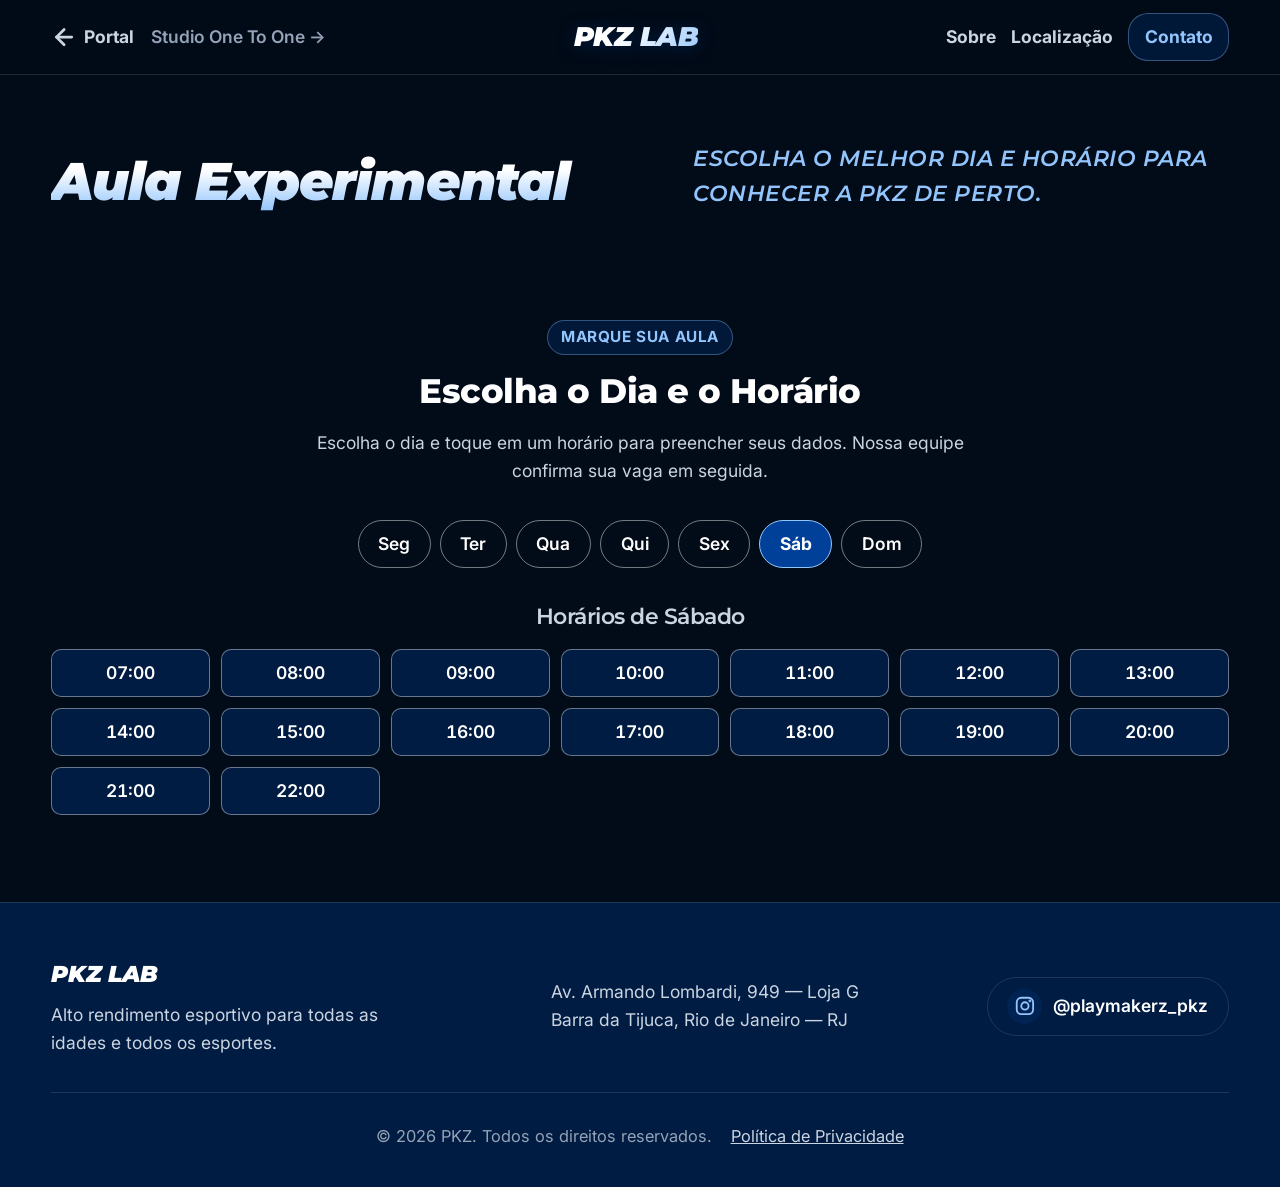
<file: PKZ/aula-experimental.html>
<!doctype html>
<html lang="pt-BR" data-brand="pkz">
  <head>
    <meta charset="UTF-8" />
    <meta
      name="viewport"
      content="width=device-width, initial-scale=1.0, viewport-fit=cover"
    />
    <meta name="description" content="Agende sua aula experimental na PKZ Lab, treino esportivo de alto rendimento na Barra da Tijuca, Rio de Janeiro. Escolha dia e horário." />
    <meta property="og:type" content="website" />
    <meta property="og:title" content="Aula Experimental | PKZ Lab" />
    <meta property="og:description" content="Agende sua aula experimental na PKZ Lab, treino esportivo de alto rendimento na Barra da Tijuca, Rio de Janeiro. Escolha dia e horário." />
    <meta property="og:locale" content="pt_BR" />
    <meta name="theme-color" content="#020b18" />
    <link rel="icon" href="../favicon.svg" type="image/svg+xml" />
    <title>Aula Experimental | PKZ Lab</title>
    <link rel="preconnect" href="https://fonts.googleapis.com" />
    <link rel="preconnect" href="https://fonts.gstatic.com" crossorigin />
    <link
      href="https://fonts.googleapis.com/css2?family=Inter:wght@400;500;600;700&family=Montserrat:ital,wght@0,700;0,800;0,900;1,600;1,900&display=swap"
      rel="stylesheet"
    />
    <link rel="stylesheet" href="../shared/base.css" />
    <link rel="stylesheet" href="./stylePKZ.css" />
    <link rel="stylesheet" href="../shared/extras.css" />
  </head>
  <body>
    <a class="skip-link" href="#main">Pular para o conteúdo</a>
    <header class="site-header">
      <nav class="navbar" aria-label="Principal">
        <div class="nav-left">
          <a
            href="../index.html"
            class="back-link"
            aria-label="Voltar para o Portal"
          >
            <svg
              class="back-arrow-icon"
              width="24"
              height="24"
              viewBox="0 0 24 24"
              fill="none"
              stroke="currentColor"
              stroke-width="2.5"
              stroke-linecap="round"
              stroke-linejoin="round"
              aria-hidden="true"
            >
              <line x1="19" y1="12" x2="5" y2="12"></line>
              <polyline points="12 19 5 12 12 5"></polyline>
            </svg>
            <span class="back-text">Portal</span>
          </a>
          <a
            href="../OneToOne/indexOTO.html"
            class="cross-brand-nav-link"
            >Studio One To One →</a
          >
        </div>

        <div class="nav-center">
          <a href="./indexPKZ.html" class="brand-logo-link" aria-label="PKZ Lab — página inicial">
            <span class="brand-text desktop-logo">PKZ LAB</span>
            <span class="brand-text mobile-logo">PKZ LAB</span>
          </a>
        </div>

        <div class="nav-right">
          <button
            id="mobile-menu-btn"
            class="menu-toggle"
            aria-label="Menu de navegação"
            aria-expanded="false"
            aria-controls="primary-navigation"
          >
            <span class="hamburger-bar"></span>
            <span class="hamburger-bar"></span>
            <span class="hamburger-bar"></span>
          </button>
          <ul id="primary-navigation" class="nav-links">
            <li><a href="indexPKZ.html#sobre" class="nav-link">Sobre</a></li>
            <li><a href="indexPKZ.html#location" class="nav-link">Localização</a></li>
            <li>
              <a
                href="#contact"
                id="open-contact-modal"
                class="nav-link nav-link-highlight"
                >Contato</a
              >
            </li>
          </ul>
        </div>
      </nav>
    </header>

    <div id="mobile-menu-overlay" class="menu-overlay" aria-hidden="true"></div>

    <main id="main" tabindex="-1">
      <section id="aula-hero" class="hero-section">
        <div class="hero-content">
          <h1>Aula Experimental</h1>
          <h2>Escolha o melhor dia e horário para conhecer a PKZ de perto.</h2>
        </div>
      </section>

      <section id="agenda" class="schedule-section animate-on-scroll">
        <span class="section-tag">Marque sua Aula</span>
        <h2>Escolha o Dia e o Horário</h2>
        <p class="schedule-intro">
          Escolha o dia e toque em um horário para preencher seus dados. Nossa
          equipe confirma sua vaga em seguida.
        </p>

        <div id="day-chips" class="day-chips" role="group" aria-label="Escolha o dia"></div>
        <h3 id="time-heading" class="time-heading" aria-live="polite"></h3>
        <ul id="time-list" class="time-list" aria-labelledby="time-heading"></ul>
        <noscript>
          <p class="schedule-intro">
            Ative o JavaScript ou fale conosco pelo
            <a href="https://wa.me/5521000000000">WhatsApp</a>.
          </p>
        </noscript>
      </section>
    </main>

    <dialog id="booking-modal" class="modal-dialog" aria-labelledby="booking-modal-title">
      <div class="modal-box">
        <button
          id="booking-close-modal"
          class="modal-close"
          aria-label="Fechar modal"
        >
          &times;
        </button>
        <div class="modal-header">
          <span class="modal-badge" id="booking-slot-badge"
            >Segunda-feira · 07:00</span
          >
          <h2 id="booking-modal-title">Confirme sua Aula Experimental</h2>
          <p>Preencha seus dados: abriremos o WhatsApp com o seu pedido pronto para enviar.</p>
        </div>
        <form id="booking-form" class="modal-body" novalidate>
          <label for="booking-modality" class="modal-label">Modalidade</label>
          <select id="booking-modality" aria-describedby="booking-error" class="modal-input" required autofocus>
            <option value="">Selecione</option>
          </select>

          <label for="booking-name" class="modal-label">Nome completo</label>
          <input
            type="text"
            id="booking-name" aria-describedby="booking-error"
            class="modal-input"
            placeholder="Digite seu nome completo"
            autocomplete="name"
            required
          />

          <label for="booking-phone" class="modal-label"
            >Telefone / WhatsApp</label
          >
          <input
            type="tel"
            id="booking-phone" aria-describedby="booking-error"
            class="modal-input"
            placeholder="(21) 90000-0000"
            autocomplete="tel"
            required
          />

          <label for="booking-cpf" class="modal-label">CPF</label>
          <input
            type="text"
            id="booking-cpf"
            class="modal-input"
            placeholder="000.000.000-00"
            inputmode="numeric"
            maxlength="14"
            aria-describedby="booking-cpf-hint booking-error"
            required
          />
          <p id="booking-cpf-hint" class="modal-hint">Só números; a pontuação entra sozinha.</p>

          <label for="booking-notes" class="modal-label"
            >Dúvida ou observação (opcional)</label
          >
          <textarea
            id="booking-notes"
            class="modal-input"
            rows="3"
            placeholder="Alguma informação que queira compartilhar?"
          ></textarea>

          <label class="booking-consent">
            <input type="checkbox" id="booking-consent" required />
            <span>Autorizo o uso dos meus dados, inclusive o CPF, apenas para o agendamento e o controle interno da PKZ Lab. Veja a <a href="../privacidade.html" target="_blank" rel="noopener noreferrer" aria-label="Política de Privacidade (abre em nova aba)" class="text-link">Política de Privacidade</a>.</span>
          </label>

          <p id="booking-error" class="booking-error" role="alert" hidden></p>
          <button type="submit" class="btn btn-modal">Enviar pelo WhatsApp →</button>
        </form>
        <div id="booking-confirmation" class="booking-confirmation" hidden>
          <p id="booking-confirmation-text" role="status"></p>
          <button type="button" id="booking-done-btn" class="btn btn-modal">
            Fechar
          </button>
        </div>
      </div>
    </dialog>

    <dialog id="contact" class="modal-dialog" aria-labelledby="modal-title">
      <div class="modal-box">
        <button id="close-modal" class="modal-close" aria-label="Fechar modal">
          &times;
        </button>
        <div class="modal-header">
          <span class="modal-badge">Fale Conosco</span>
          <h2 id="modal-title">Pronto para o Desafio?</h2>
          <p>
            Conecte-se com nossa equipe pelo WhatsApp e monte sua rotina de alta
            performance.
          </p>
        </div>
        <div class="modal-body">
          <label for="name" class="modal-label">Qual o seu nome?</label>
          <input
            type="text"
            id="name"
            autofocus
            class="modal-input"
            placeholder="Digite seu nome completo"
            autocomplete="name"
          />
          <button id="whatsapp-cta" class="btn btn-modal">
            Enviar para WhatsApp →
          </button>
        </div>
      </div>
    </dialog>

    <footer class="site-footer-page">
      <div class="footer-inner">
        <div class="footer-brand">
          <span class="footer-logo">PKZ LAB</span>
          <p>
            Alto rendimento esportivo para todas as idades e todos os
            esportes.
          </p>
        </div>

        <div class="footer-contact">
          <p>
            Av. Armando Lombardi, 949 — Loja G<br />
            Barra da Tijuca, Rio de Janeiro — RJ
          </p>
        </div>

        <a
          class="footer-social"
          href="https://www.instagram.com/playmakerz_pkz/"
          target="_blank"
          rel="noopener noreferrer"
          aria-label="Instagram @playmakerz_pkz (abre em nova aba)"
        >
          <span class="footer-social-icon">
            <svg width="20" height="20" viewBox="0 0 24 24" fill="none" stroke="currentColor" stroke-width="2" stroke-linecap="round" stroke-linejoin="round" aria-hidden="true" focusable="false"><rect x="3" y="3" width="18" height="18" rx="5"></rect><circle cx="12" cy="12" r="4"></circle><circle cx="17.5" cy="6.5" r="0.6" fill="currentColor"></circle></svg>
          </span>
          <span>@playmakerz_pkz</span>
        </a>
      </div>

      <div class="footer-bottom">
        <span>&copy; 2026 PKZ. Todos os direitos reservados.</span>
        <a class="footer-legal" href="../privacidade.html">Política de Privacidade</a>
      </div>
    </footer>

    <aside class="floating-actions" aria-label="Atalhos da página">
      <button
        id="back-to-top"
        class="back-to-top"
        aria-label="Voltar ao início"
        title="Voltar ao topo"
      >
        <svg
          width="24"
          height="24"
          viewBox="0 0 24 24"
          fill="none"
          stroke="currentColor"
          stroke-width="2.5"
          stroke-linecap="round"
          stroke-linejoin="round"
          aria-hidden="true"
        >
          <path d="M12 19V5M5 12l7-7 7 7" />
        </svg>
      </button>
    </aside>

    <script src="../shared/data.js" defer></script>
    <script src="./scriptAula.js" defer></script>
  </body>
</html>
</file>
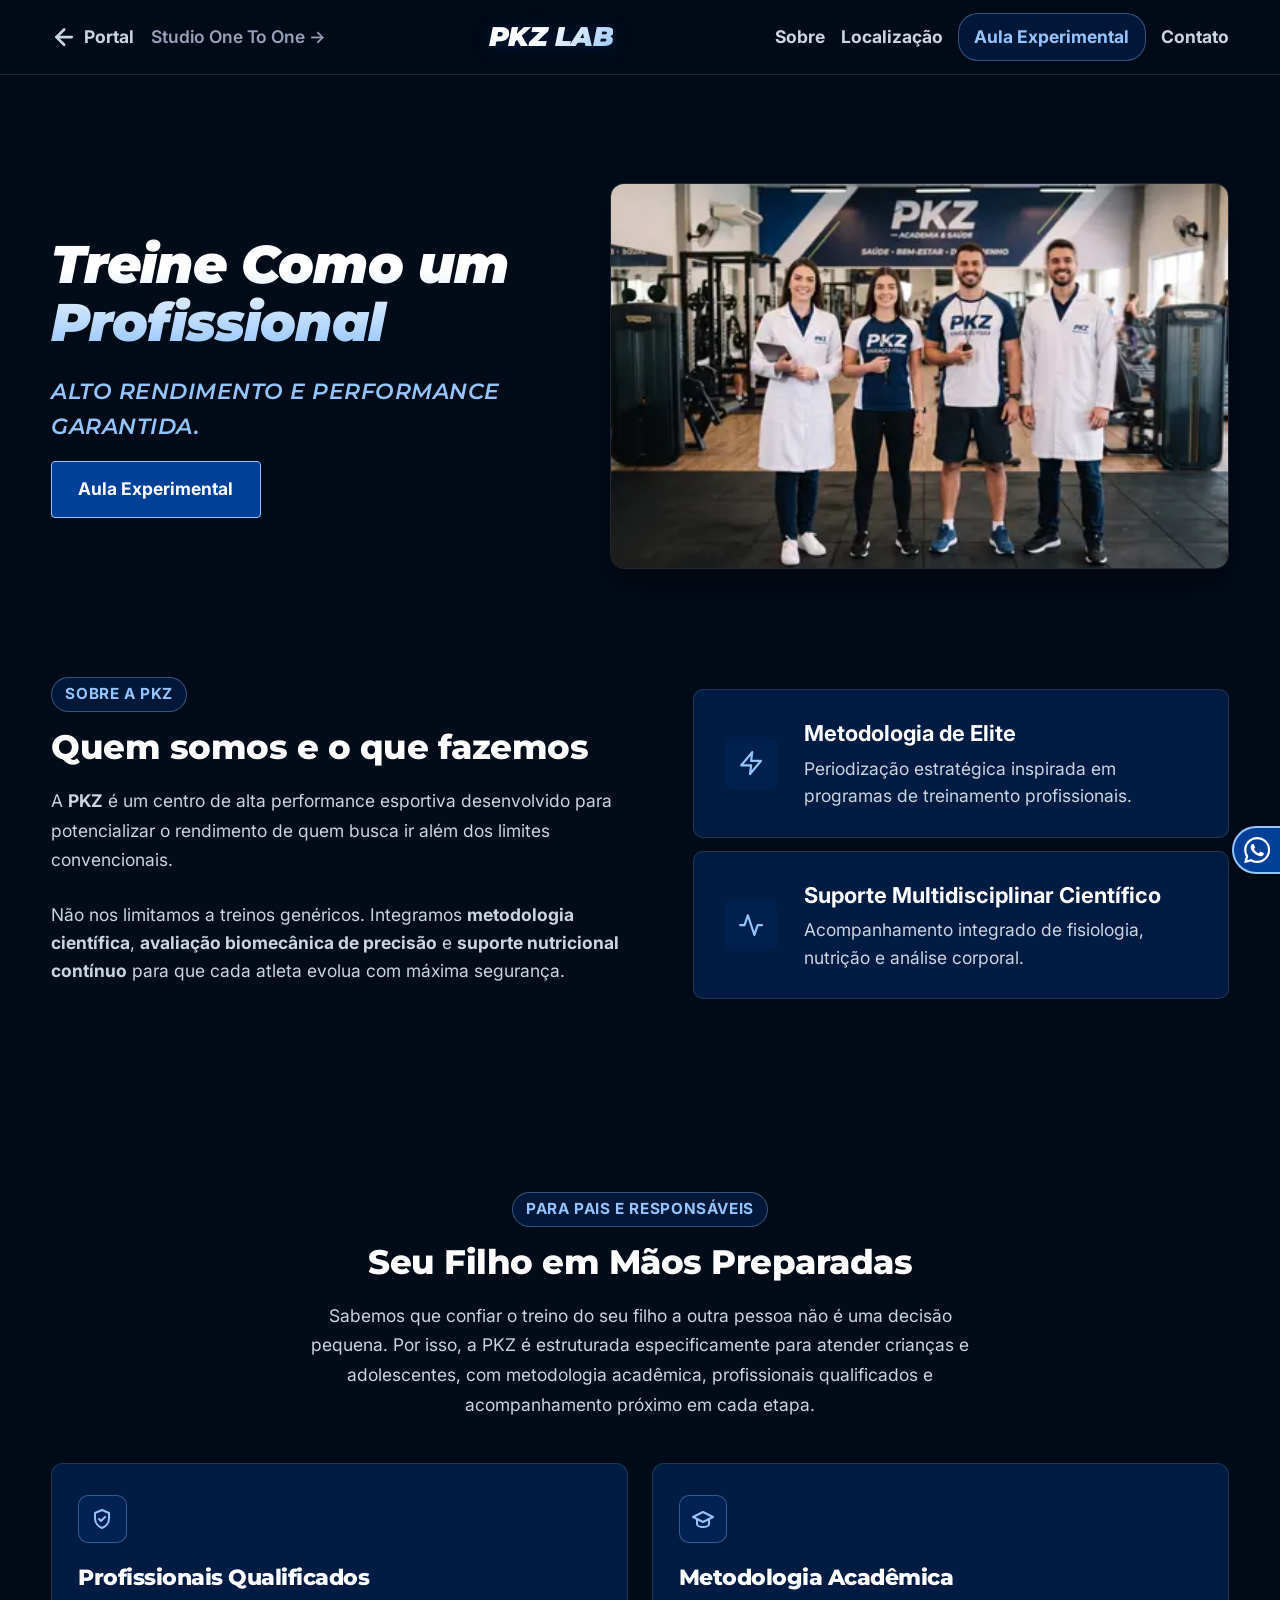
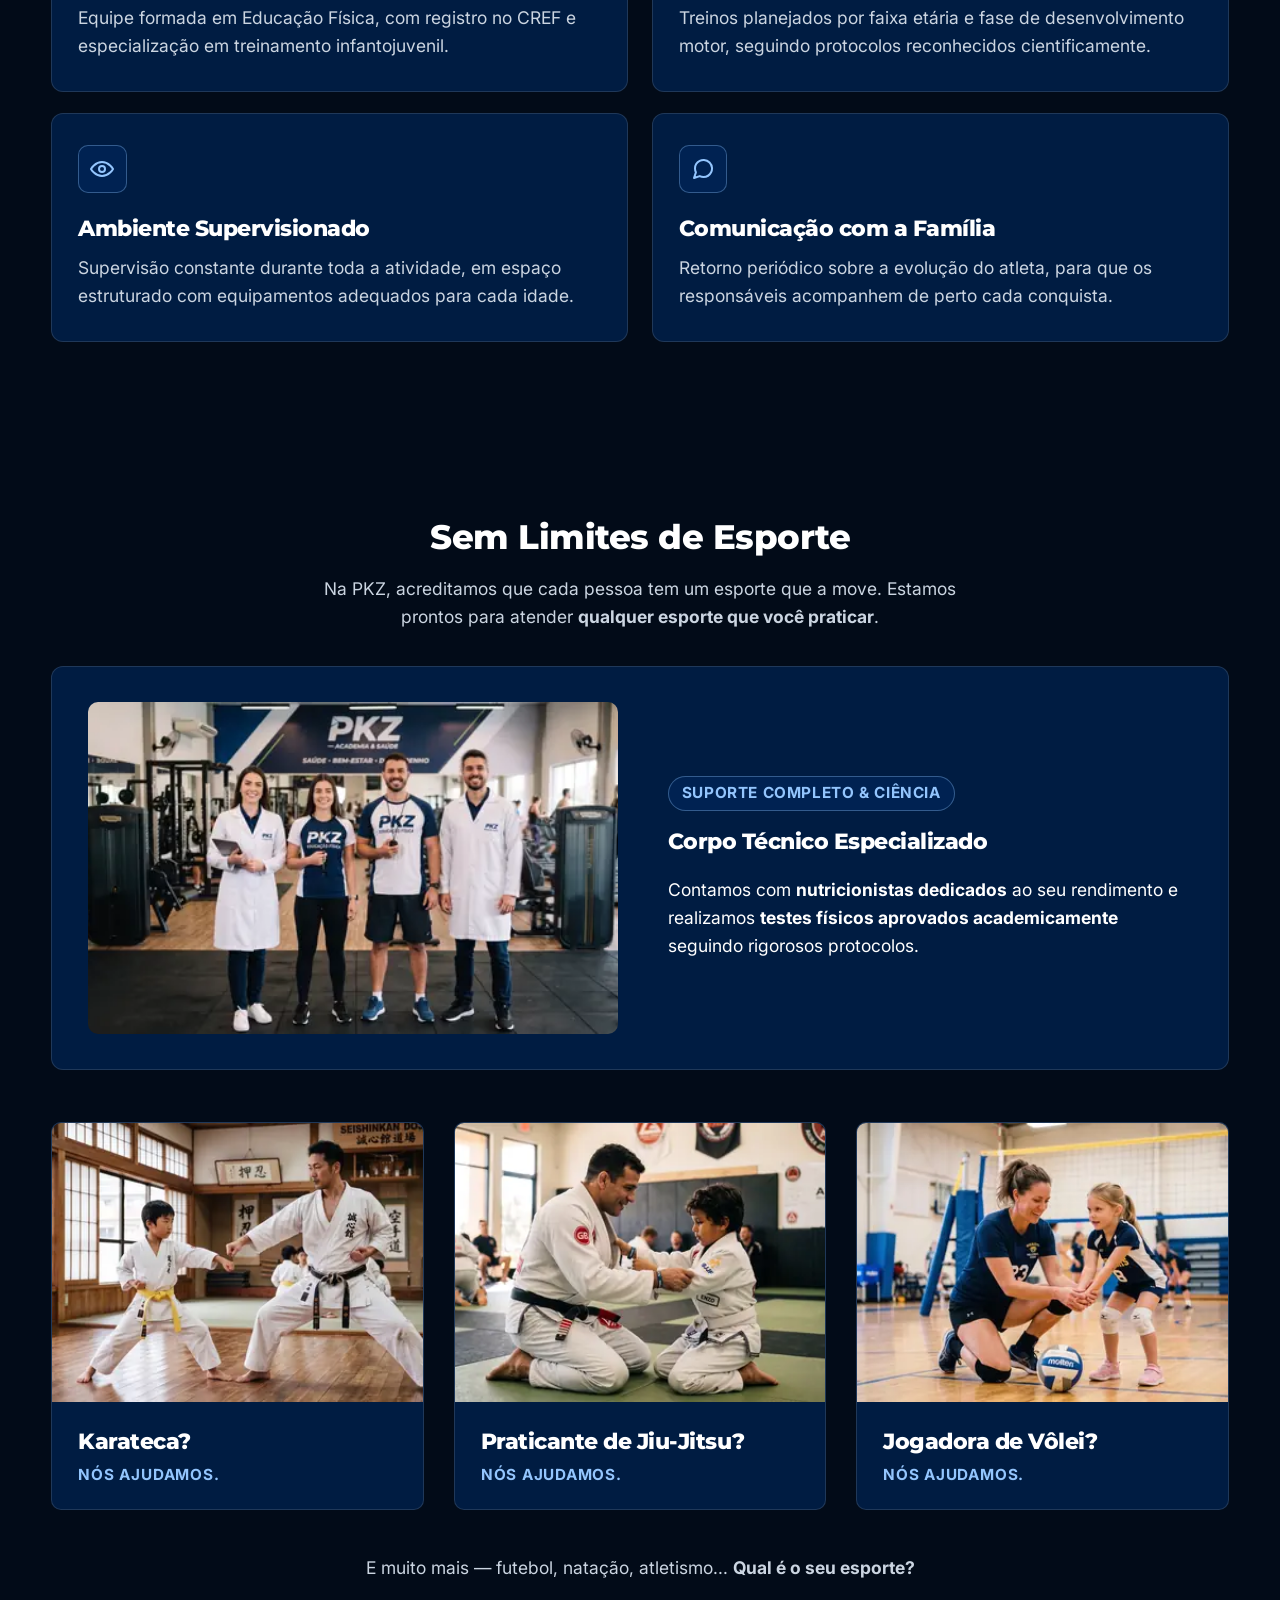
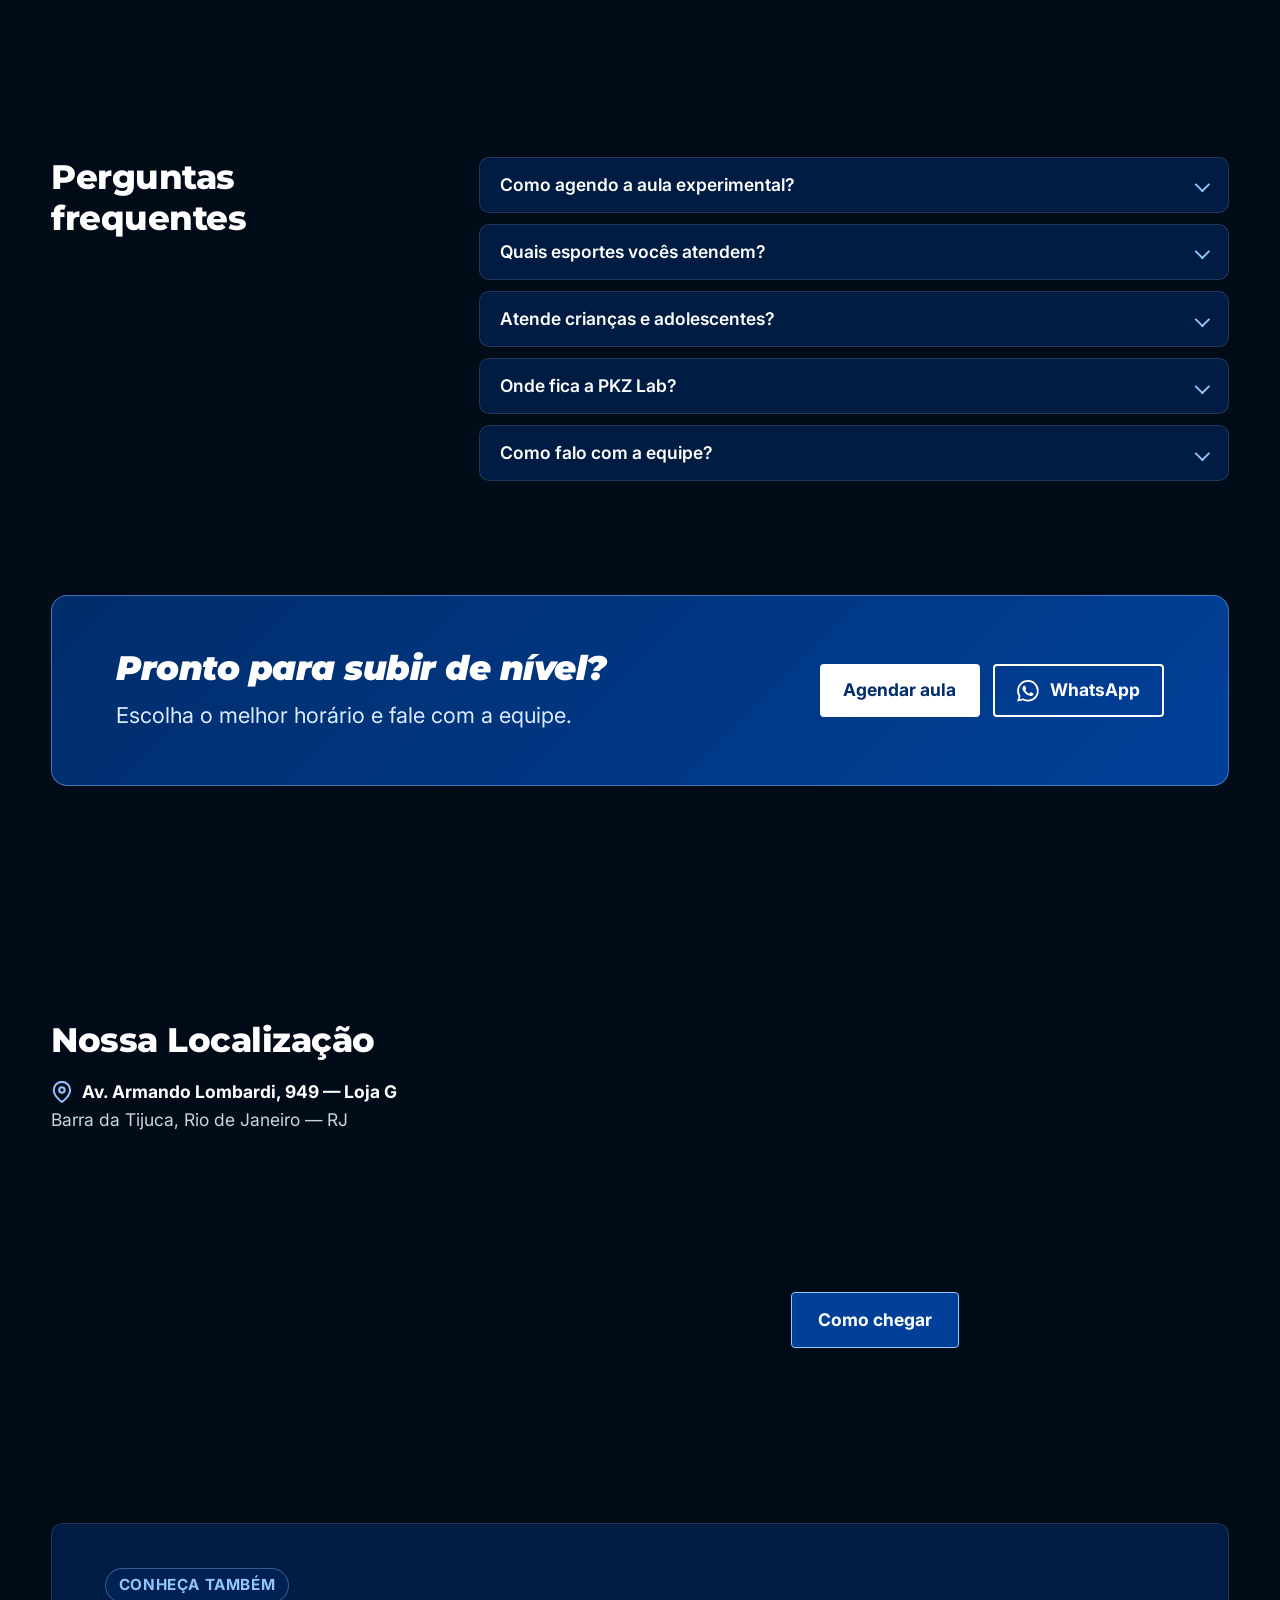
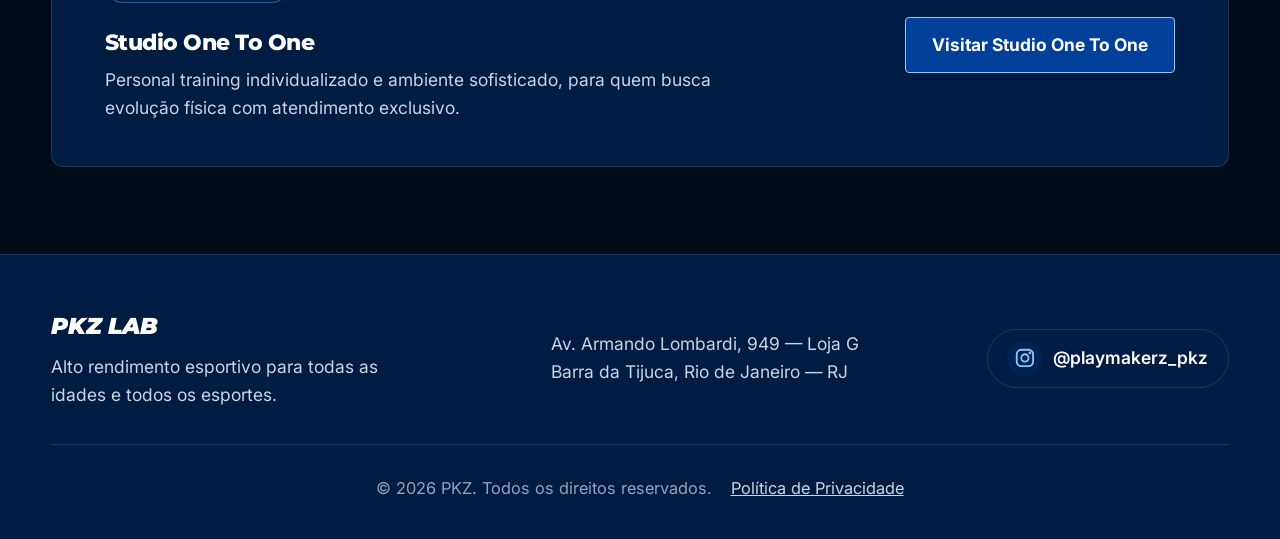
<file: PKZ/indexPKZ.html>
<!doctype html>
<html lang="pt-BR" data-brand="pkz">
  <head>
    <meta charset="UTF-8" />
    <meta
      name="viewport"
      content="width=device-width, initial-scale=1.0, viewport-fit=cover"
    />
    <meta name="description" content="PKZ Lab: treino esportivo de alto rendimento para crianças, jovens e adultos na Barra da Tijuca, Rio de Janeiro. Agende sua aula experimental." />
    <meta property="og:type" content="website" />
    <meta property="og:title" content="PKZ Lab | Treino esportivo de alto rendimento na Barra da Tijuca" />
    <meta property="og:description" content="PKZ Lab: treino esportivo de alto rendimento para crianças, jovens e adultos na Barra da Tijuca, Rio de Janeiro. Agende sua aula experimental." />
    <meta property="og:locale" content="pt_BR" />
    <meta name="theme-color" content="#020b18" />
    <link rel="icon" href="../favicon.svg" type="image/svg+xml" />
    <title>PKZ Lab | Treino esportivo de alto rendimento na Barra da Tijuca</title>
    <link rel="preconnect" href="https://fonts.googleapis.com" />
    <link rel="preconnect" href="https://fonts.gstatic.com" crossorigin />
    <link
      href="https://fonts.googleapis.com/css2?family=Inter:wght@400;500;600;700&family=Montserrat:ital,wght@0,700;0,800;0,900;1,600;1,900&display=swap"
      rel="stylesheet"
    />
    <link rel="stylesheet" href="../shared/base.css" />
    <link rel="stylesheet" href="./stylePKZ.css" />
    <link rel="stylesheet" href="../shared/cta.css" />
    <link rel="stylesheet" href="../shared/extras.css" />
    <!-- JSON-LD: adicionar quando existirem — telephone, openingHours, url (domínio), image, priceRange. -->
    <script type="application/ld+json">
    {
      "@context": "https://schema.org",
      "@type": "SportsActivityLocation",
      "name": "PKZ Lab",
      "description": "PKZ Lab: treino esportivo de alto rendimento para crianças, jovens e adultos na Barra da Tijuca, Rio de Janeiro.",
      "address": {
        "@type": "PostalAddress",
        "streetAddress": "Av. Armando Lombardi, 949 - Loja G, Barra da Tijuca",
        "addressLocality": "Rio de Janeiro",
        "addressRegion": "RJ",
        "addressCountry": "BR"
      },
      "sameAs": [
        "https://www.instagram.com/playmakerz_pkz/"
      ]
    }
    </script>
  </head>
  <body>
    <a class="skip-link" href="#main">Pular para o conteúdo</a>
    <svg width="0" height="0" style="position: absolute" aria-hidden="true" focusable="false">
      <symbol id="icon-whatsapp" viewBox="0 0 24 24">
        <path d="M17.472 14.382c-.297-.149-1.758-.867-2.03-.967-.273-.099-.471-.148-.67.15-.197.297-.767.966-.94 1.164-.173.199-.347.223-.644.075-.297-.15-1.255-.463-2.39-1.475-.883-.788-1.48-1.761-1.653-2.059-.173-.297-.018-.458.13-.606.134-.133.298-.347.446-.52.149-.174.198-.298.298-.497.099-.198.05-.371-.025-.52-.075-.149-.669-1.612-.916-2.207-.242-.579-.487-.5-.669-.51-.173-.008-.371-.01-.57-.01-.198 0-.52.074-.792.372-.272.297-1.04 1.016-1.04 2.479 0 1.462 1.065 2.875 1.213 3.074.149.198 2.096 3.2 5.077 4.487.709.306 1.262.489 1.694.625.712.227 1.36.195 1.871.118.571-.085 1.758-.719 2.006-1.413.248-.694.248-1.289.173-1.413-.074-.124-.272-.198-.57-.347m-5.421 7.403h-.004a9.87 9.87 0 01-5.031-1.378l-.361-.214-3.741.982.998-3.648-.235-.374a9.86 9.86 0 01-1.51-5.26c.001-5.45 4.436-9.884 9.888-9.884 2.64 0 5.122 1.03 6.988 2.898a9.825 9.825 0 012.893 6.994c-.003 5.45-4.437 9.884-9.885 9.884m8.413-18.297A11.815 11.815 0 0012.05 0C5.495 0 .16 5.335.157 11.892c0 2.096.547 4.142 1.588 5.945L.057 24l6.305-1.654a11.882 11.882 0 005.683 1.448h.005c6.554 0 11.89-5.335 11.893-11.893a11.821 11.821 0 00-3.48-8.413z"></path>
      </symbol>
    </svg>
    <header class="site-header">
      <nav class="navbar" aria-label="Principal">
        <div class="nav-left">
          <a
            href="../index.html"
            class="back-link"
            aria-label="Voltar para o Portal"
          >
            <svg
              class="back-arrow-icon"
              width="24"
              height="24"
              viewBox="0 0 24 24"
              fill="none"
              stroke="currentColor"
              stroke-width="2.5"
              stroke-linecap="round"
              stroke-linejoin="round"
              aria-hidden="true"
            >
              <line x1="19" y1="12" x2="5" y2="12"></line>
              <polyline points="12 19 5 12 12 5"></polyline>
            </svg>
            <span class="back-text">Portal</span>
          </a>
          <a
            href="../OneToOne/indexOTO.html"
            class="cross-brand-nav-link"
            >Studio One To One →</a
          >
        </div>

        <div class="nav-center">
          <a href="#" class="brand-logo-link" aria-label="PKZ Lab — página inicial">
            <span class="brand-text desktop-logo">PKZ LAB</span>
            <span class="brand-text mobile-logo">PKZ LAB</span>
          </a>
        </div>

        <div class="nav-right">
          <button
            id="mobile-menu-btn"
            class="menu-toggle"
            aria-label="Menu de navegação"
            aria-expanded="false"
            aria-controls="primary-navigation"
          >
            <span class="hamburger-bar"></span>
            <span class="hamburger-bar"></span>
            <span class="hamburger-bar"></span>
          </button>
          <ul id="primary-navigation" class="nav-links">
            <li><a href="#sobre" class="nav-link">Sobre</a></li>
            <li><a href="#location" class="nav-link">Localização</a></li>
            <li>
              <a href="aula-experimental.html" class="nav-link nav-link-highlight"
                >Aula Experimental</a
              >
            </li>
            <li>
              <a
                href="#contact"
                id="open-contact-modal"
                class="nav-link"
                >Contato</a
              >
            </li>
          </ul>
        </div>
      </nav>
    </header>

    <div id="mobile-menu-overlay" class="menu-overlay" aria-hidden="true"></div>

    <main id="main" tabindex="-1">
      <section id="home" class="hero-section">
        <div class="hero-content">
          <h1>Treine Como um Profissional</h1>
          <h2>Alto rendimento e performance garantida.</h2>
          <a href="aula-experimental.html" class="btn btn-primary"
            >Aula Experimental</a
          >
        </div>
        <div class="hero-image">
          <img src="Fotos/EquipePKZ-800.webp" srcset="Fotos/EquipePKZ-480.webp 480w, Fotos/EquipePKZ-800.webp 800w, Fotos/EquipePKZ-1280.webp 1280w" sizes="(max-width: 860px) calc(100vw - 48px), (max-width: 1128px) calc((100vw - 96px) * 0.535), 526px" alt="Corpo técnico da PKZ" width="2760" height="1504" decoding="async" fetchpriority="high" />
        </div>
      </section>

      <section id="sobre" class="about-section animate-on-scroll">
        <div class="about-container">
          <div class="about-content-col">
            <span class="section-tag">Sobre a PKZ</span>
            <h2>Quem somos e o que fazemos</h2>
            <p class="about-lead">
              A <strong>PKZ</strong> é um centro de alta performance esportiva
              desenvolvido para potencializar o rendimento de quem busca ir além
              dos limites convencionais.
            </p>
            <p>
              Não nos limitamos a treinos genéricos. Integramos
              <strong>metodologia científica</strong>,
              <strong>avaliação biomecânica de precisão</strong> e
              <strong>suporte nutricional contínuo</strong> para que cada atleta
              evolua com máxima segurança.
            </p>
            <div class="about-highlights">
              <div class="highlight-item">
                <span class="highlight-icon">
                  <svg
                    class="highlight-svg"
                    width="20"
                    height="20"
                    viewBox="0 0 24 24"
                    fill="none"
                    stroke="currentColor"
                    stroke-width="2"
                    stroke-linecap="round"
                    stroke-linejoin="round"
                    aria-hidden="true"
                  >
                    <path d="M13 2L3 14h9l-1 8 10-12h-9l1-8z"></path>
                  </svg>
                </span>
                <div>
                  <strong>Metodologia de Elite</strong>
                  <p>
                    Periodização estratégica inspirada em programas de
                    treinamento profissionais.
                  </p>
                </div>
              </div>
              <div class="highlight-item">
                <span class="highlight-icon">
                  <svg
                    class="highlight-svg"
                    width="20"
                    height="20"
                    viewBox="0 0 24 24"
                    fill="none"
                    stroke="currentColor"
                    stroke-width="2"
                    stroke-linecap="round"
                    stroke-linejoin="round"
                    aria-hidden="true"
                  >
                    <polyline
                      points="22 12 18 12 15 21 9 3 6 12 2 12"
                    ></polyline>
                  </svg>
                </span>
                <div>
                  <strong>Suporte Multidisciplinar Científico</strong>
                  <p>
                    Acompanhamento integrado de fisiologia, nutrição e análise
                    corporal.
                  </p>
                </div>
              </div>
            </div>
          </div>
        </div>
      </section>

      <section id="familia" class="family-trust-section animate-on-scroll">
        <span class="section-tag">Para Pais e Responsáveis</span>
        <h2>Seu Filho em Mãos Preparadas</h2>
        <p class="trust-intro">
          Sabemos que confiar o treino do seu filho a outra pessoa não é uma
          decisão pequena. Por isso, a PKZ é estruturada especificamente para
          atender crianças e adolescentes, com metodologia acadêmica,
          profissionais qualificados e acompanhamento próximo em cada etapa.
        </p>

        <div class="trust-grid">
          <div class="trust-card">
            <span class="trust-icon">
              <svg
                width="22"
                height="22"
                viewBox="0 0 24 24"
                fill="none"
                stroke="currentColor"
                stroke-width="2"
                stroke-linecap="round"
                stroke-linejoin="round"
                aria-hidden="true"
              >
                <path
                  d="M12 3l7 3v5c0 4.5-3 8.5-7 10-4-1.5-7-5.5-7-10V6l7-3z"
                ></path>
                <path d="M9 12l2 2 4-4"></path>
              </svg>
            </span>
            <h3>Profissionais Qualificados</h3>
            <p>
              Equipe formada em Educação Física, com registro no CREF e
              especialização em treinamento infantojuvenil.
            </p>
          </div>

          <div class="trust-card">
            <span class="trust-icon">
              <svg
                width="22"
                height="22"
                viewBox="0 0 24 24"
                fill="none"
                stroke="currentColor"
                stroke-width="2"
                stroke-linecap="round"
                stroke-linejoin="round"
                aria-hidden="true"
              >
                <path
                  d="M22 10L12 5 2 10l10 5 10-5z"
                ></path>
                <path d="M6 12v5c0 1.7 2.7 3 6 3s6-1.3 6-3v-5"></path>
              </svg>
            </span>
            <h3>Metodologia Acadêmica</h3>
            <p>
              Treinos planejados por faixa etária e fase de desenvolvimento
              motor, seguindo protocolos reconhecidos cientificamente.
            </p>
          </div>

          <div class="trust-card">
            <span class="trust-icon">
              <svg
                width="22"
                height="22"
                viewBox="0 0 24 24"
                fill="none"
                stroke="currentColor"
                stroke-width="2"
                stroke-linecap="round"
                stroke-linejoin="round"
                aria-hidden="true"
              >
                <path
                  d="M1 12s4-7 11-7 11 7 11 7-4 7-11 7-11-7-11-7z"
                ></path>
                <circle cx="12" cy="12" r="3"></circle>
              </svg>
            </span>
            <h3>Ambiente Supervisionado</h3>
            <p>
              Supervisão constante durante toda a atividade, em espaço
              estruturado com equipamentos adequados para cada idade.
            </p>
          </div>

          <div class="trust-card">
            <span class="trust-icon">
              <svg
                width="22"
                height="22"
                viewBox="0 0 24 24"
                fill="none"
                stroke="currentColor"
                stroke-width="2"
                stroke-linecap="round"
                stroke-linejoin="round"
                aria-hidden="true"
              >
                <path
                  d="M21 11.5a8.38 8.38 0 0 1-.9 3.8 8.5 8.5 0 0 1-7.6 4.7 8.38 8.38 0 0 1-3.8-.9L3 21l1.9-5.7a8.38 8.38 0 0 1-.9-3.8 8.5 8.5 0 0 1 4.7-7.6 8.38 8.38 0 0 1 3.8-.9h.5a8.48 8.48 0 0 1 8 8v.5z"
                ></path>
              </svg>
            </span>
            <h3>Comunicação com a Família</h3>
            <p>
              Retorno periódico sobre a evolução do atleta, para que os
              responsáveis acompanhem de perto cada conquista.
            </p>
          </div>
        </div>
      </section>

      <section id="services" class="services-section animate-on-scroll">
        <h2>Sem Limites de Esporte</h2>
        <p class="services-intro">
          Na PKZ, acreditamos que cada pessoa tem um esporte que a move. Estamos
          prontos para atender
          <strong>qualquer esporte que você praticar</strong>.
        </p>

        <div class="team-support-card">
          <div class="team-support-img">
            <img src="Fotos/EquipePKZ-800.webp" srcset="Fotos/EquipePKZ-480.webp 480w, Fotos/EquipePKZ-800.webp 800w, Fotos/EquipePKZ-1280.webp 1280w" sizes="(max-width: 860px) calc(100vw - 88px), 400px" alt="Equipe PKZ" width="2760" height="1504" decoding="async" loading="lazy" />
          </div>
          <div class="team-support-content">
            <span class="support-tag">Suporte Completo &amp; Ciência</span>
            <h3>Corpo Técnico Especializado</h3>
            <p>
              Contamos com <strong>nutricionistas dedicados</strong> ao seu
              rendimento e realizamos
              <strong>testes físicos aprovados academicamente</strong> seguindo
              rigorosos protocolos.
            </p>
          </div>
        </div>

        <div class="sport-grid">
          <div class="sport-card">
            <div class="sport-img-wrapper">
              <img src="Fotos/karate-800.webp" srcset="Fotos/karate-480.webp 480w, Fotos/karate-800.webp 800w, Fotos/karate-1280.webp 1280w" sizes="(max-width: 640px) calc(100vw - 36px), (max-width: 823px) calc((100vw - 76px) / 2), (max-width: 1000px) calc((100vw - 104px) / 3), 299px" alt="Karate" width="2760" height="1504" decoding="async" loading="lazy" />
            </div>
            <div class="sport-caption">
              <h3 class="sport-label">Karateca?</h3>
              <span class="sport-sub">Nós ajudamos.</span>
            </div>
          </div>
          <div class="sport-card">
            <div class="sport-img-wrapper">
              <img src="Fotos/JiuJitsu-800.webp" srcset="Fotos/JiuJitsu-480.webp 480w, Fotos/JiuJitsu-800.webp 800w, Fotos/JiuJitsu-1280.webp 1280w" sizes="(max-width: 640px) calc(100vw - 36px), (max-width: 823px) calc((100vw - 76px) / 2), (max-width: 1000px) calc((100vw - 104px) / 3), 299px" alt="Jiu-Jitsu" width="2760" height="1504" decoding="async" loading="lazy" />
            </div>
            <div class="sport-caption">
              <h3 class="sport-label">Praticante de Jiu-Jitsu?</h3>
              <span class="sport-sub">Nós ajudamos.</span>
            </div>
          </div>
          <div class="sport-card">
            <div class="sport-img-wrapper">
              <img src="Fotos/volei-800.webp" srcset="Fotos/volei-480.webp 480w, Fotos/volei-800.webp 800w, Fotos/volei-1280.webp 1280w" sizes="(max-width: 640px) calc(100vw - 36px), (max-width: 823px) calc((100vw - 76px) / 2), (max-width: 1000px) calc((100vw - 104px) / 3), 299px" alt="Vôlei" width="2760" height="1504" decoding="async" loading="lazy" />
            </div>
            <div class="sport-caption">
              <h3 class="sport-label">Jogadora de Vôlei?</h3>
              <span class="sport-sub">Nós ajudamos.</span>
            </div>
          </div>
        </div>
        <p class="services-footer">
          E muito mais — futebol, natação, atletismo...
          <strong>Qual é o seu esporte?</strong>
        </p>
      </section>

      <section id="faq" class="faq" aria-labelledby="faq-title">
        <h2 id="faq-title">Perguntas frequentes</h2>
        <div class="faq-list">
          <details class="faq-item">
            <summary>Como agendo a aula experimental?</summary>
            <p>Escolha o dia e o horário na página <a href="aula-experimental.html">Aula Experimental</a> e envie o pedido pelo WhatsApp.</p>
          </details>
          <details class="faq-item">
            <summary>Quais esportes vocês atendem?</summary>
            <p>Karatê, jiu-jitsu e vôlei, além de futebol, natação, atletismo e outros. A PKZ atende qualquer esporte que você pratique.</p>
          </details>
          <details class="faq-item">
            <summary>Atende crianças e adolescentes?</summary>
            <p>Sim. A PKZ é estruturada para atender crianças e adolescentes, com metodologia acadêmica, profissionais qualificados e acompanhamento próximo em cada etapa.</p>
          </details>
          <details class="faq-item">
            <summary>Onde fica a PKZ Lab?</summary>
            <p>Av. Armando Lombardi, 949 — Loja G, Barra da Tijuca, Rio de Janeiro — RJ.</p>
          </details>
          <details class="faq-item">
            <summary>Como falo com a equipe?</summary>
            <p>Pelo WhatsApp, usando o botão desta página, ou pelo Instagram <a href="https://www.instagram.com/playmakerz_pkz/" target="_blank" rel="noopener noreferrer" aria-label="Instagram @playmakerz_pkz (abre em nova aba)">@playmakerz_pkz</a>.</p>
          </details>
        </div>
      </section>

      <section class="cta-band" aria-labelledby="cta-band-title">
        <div class="cta-band-text">
          <h2 id="cta-band-title">Pronto para subir de nível?</h2>
          <p class="cta-band-sub">Escolha o melhor horário e fale com a equipe.</p>
        </div>
        <div class="cta-band-actions">
          <a href="aula-experimental.html" class="btn cta-btn cta-btn-primary">Agendar aula</a>
          <a
            href="https://wa.me/5521000000000"
            class="btn cta-btn cta-btn-secondary"
            target="_blank"
            rel="noopener noreferrer"
            aria-label="WhatsApp: falar com a equipe (abre em nova aba)"
          >
            <svg class="cta-icon" aria-hidden="true" focusable="false"><use href="#icon-whatsapp"></use></svg>
            WhatsApp
          </a>
        </div>
      </section>

      <section id="location" class="location-section animate-on-scroll">
        <h2>Nossa Localização</h2>
        <p class="location-address" style="margin-bottom: 12px">
          <span class="location-address-header">
            <svg
              class="meta-icon"
              width="20"
              height="20"
              viewBox="0 0 24 24"
              fill="none"
              stroke="currentColor"
              stroke-width="2.2"
              stroke-linecap="round"
              stroke-linejoin="round"
              aria-hidden="true"
            >
              <path d="M21 10c0 7-9 13-9 13s-9-6-9-13a9 9 0 0 1 18 0z"></path>
              <circle cx="12" cy="10" r="3"></circle>
            </svg>
            <strong>Av. Armando Lombardi, 949 — Loja G</strong>
          </span>
          <span class="location-city"
            >Barra da Tijuca, Rio de Janeiro — RJ</span
          >
        </p>
        <div class="map-wrapper">
          <iframe
            title="Localização PKZ"
            tabindex="-1"
            src="https://www.google.com/maps?q=Av.+Armando+Lombardi,+949,+Barra+da+Tijuca,+Rio+de+Janeiro&output=embed"
            width="100%"
            height="400"
            style="border: 0; border-radius: 8px"
            allowfullscreen=""
            loading="lazy"
          ></iframe>
        </div>
        <div class="location-actions">
          <a
            class="btn btn-primary"
            href="https://www.google.com/maps/search/?api=1&amp;query=Av.+Armando+Lombardi,+949,+Barra+da+Tijuca,+Rio+de+Janeiro"
            target="_blank"
            rel="noopener noreferrer"
            aria-label="Como chegar: abrir a rota no Google Maps (abre em nova aba)"
            >Como chegar</a
          >
        </div>
      </section>

      <section class="cross-brand-section animate-on-scroll">
        <div class="cross-brand-card">
          <div class="cross-brand-text">
            <span class="section-tag">Conheça Também</span>
            <h3>Studio One To One</h3>
            <p>
              Personal training individualizado e ambiente sofisticado, para
              quem busca evolução física com atendimento exclusivo.
            </p>
          </div>
          <a href="../OneToOne/indexOTO.html" class="btn btn-primary"
            >Visitar Studio One To One</a
          >
        </div>
      </section>
    </main>


    <footer class="site-footer-page">
      <div class="footer-inner">
        <div class="footer-brand">
          <span class="footer-logo">PKZ LAB</span>
          <p>
            Alto rendimento esportivo para todas as idades e todos os
            esportes.
          </p>
        </div>

        <div class="footer-contact">
          <p>
            Av. Armando Lombardi, 949 — Loja G<br />
            Barra da Tijuca, Rio de Janeiro — RJ
          </p>
        </div>

        <a
          class="footer-social"
          href="https://www.instagram.com/playmakerz_pkz/"
          target="_blank"
          rel="noopener noreferrer"
          aria-label="Instagram @playmakerz_pkz (abre em nova aba)"
        >
          <span class="footer-social-icon">
            <svg width="20" height="20" viewBox="0 0 24 24" fill="none" stroke="currentColor" stroke-width="2" stroke-linecap="round" stroke-linejoin="round" aria-hidden="true" focusable="false"><rect x="3" y="3" width="18" height="18" rx="5"></rect><circle cx="12" cy="12" r="4"></circle><circle cx="17.5" cy="6.5" r="0.6" fill="currentColor"></circle></svg>
          </span>
          <span>@playmakerz_pkz</span>
        </a>
      </div>

      <div class="footer-bottom">
        <span>&copy; 2026 PKZ. Todos os direitos reservados.</span>
        <a class="footer-legal" href="../privacidade.html">Política de Privacidade</a>
      </div>
    </footer>

    <dialog id="contact" class="modal-dialog" aria-labelledby="modal-title">
      <div class="modal-box">
        <button id="close-modal" class="modal-close" aria-label="Fechar modal">
          &times;
        </button>
        <div class="modal-header">
          <span class="modal-badge">Fale Conosco</span>
          <h2 id="modal-title">Pronto para o Desafio?</h2>
          <p>
            Conecte-se com nossa equipe pelo WhatsApp e monte sua rotina de alta
            performance.
          </p>
        </div>
        <div class="modal-body">
          <label for="name" class="modal-label">Qual o seu nome?</label>
          <input
            type="text"
            id="name"
            autofocus
            class="modal-input"
            placeholder="Digite seu nome completo"
            autocomplete="name"
          />
          <button id="whatsapp-cta" class="btn btn-modal">
            Enviar para WhatsApp →
          </button>
        </div>
      </div>
    </dialog>

    <!-- Número placeholder: manter igual a whatsapp em shared/data.js -->
    <nav class="mobile-cta" aria-label="Ações rápidas">
      <a href="aula-experimental.html" class="btn cta-btn cta-btn-primary">Agendar aula</a>
      <a
        href="https://wa.me/5521000000000"
        class="btn cta-btn cta-btn-secondary"
        target="_blank"
        rel="noopener noreferrer"
        aria-label="WhatsApp: falar com a equipe (abre em nova aba)"
      >
        <svg class="cta-icon" aria-hidden="true" focusable="false"><use href="#icon-whatsapp"></use></svg>
        WhatsApp
      </a>
    </nav>

    <aside class="floating-actions" aria-label="Atalhos da página">
      <button
        id="back-to-top"
        class="back-to-top"
        aria-label="Voltar ao início"
        title="Voltar ao topo"
      >
        <svg
          width="24"
          height="24"
          viewBox="0 0 24 24"
          fill="none"
          stroke="currentColor"
          stroke-width="2.5"
          stroke-linecap="round"
          stroke-linejoin="round"
          aria-hidden="true"
        >
          <path d="M12 19V5M5 12l7-7 7 7" />
        </svg>
      </button>
      <a class="wa-fab" href="https://wa.me/5521000000000" target="_blank" rel="noopener noreferrer" aria-label="WhatsApp: falar com a equipe (abre em nova aba)">
        <svg aria-hidden="true" focusable="false"><use href="#icon-whatsapp"></use></svg>
      </a>
    </aside>

    <script src="../shared/data.js" defer></script>
    <script src="./scriptPKZ.js" defer></script>
  </body>
</html>
</file>
<file: LandingPage/style.css>
* {
  margin: 0;
  padding: 0;
  box-sizing: border-box;
}

html,
body {
  height: 100%;
  overflow: hidden;
  user-select: none;
}

/* ═══════════════════════════════════════
  BARRA SUPERIOR COM HALTER
═══════════════════════════════════════ */
#bar {
  position: fixed;
  top: 0;
  left: 0;
  right: 0;
  height: 96px;
  background: #060b14;
  z-index: 200;
  display: flex;
  flex-direction: column;
  justify-content: flex-end;
  padding: 0 clamp(16px, 4vw, 52px) 12px;
  gap: 8px;
  border-bottom: 1px solid #101f38;
}

#drag-hint {
  position: absolute;
  bottom: 56px;
  left: 0;
  right: 0;
  display: flex;
  align-items: center;
  pointer-events: none;
  transition: opacity 0.5s;
  white-space: nowrap;
  z-index: 210;
}

.hint-box {
  display: flex;
  justify-content: center;
  align-items: center;
  padding: 0 10px;
}

.hint-box.pkz-box {
  width: 50%;
  flex-shrink: 0;
}

.hint-box.oto-box {
  flex: 1;
}

#drag-hint span {
  font-family: "Barlow Condensed", sans-serif;
  font-weight: 700;
  font-size: clamp(10px, 2.2vw, 12px);
  letter-spacing: 0.12em;
  text-transform: uppercase;
}

#drag-hint .hint-pkz {
  color: #cbd5e1;
}

#drag-hint .hint-oto {
  color: #7dd3fc;
}

/* Nomes das Empresas (Desktop) */
.bar-labels {
  display: flex;
  justify-content: space-between;
  align-items: center;
}

.bar-label {
  font-family: "Barlow Condensed", sans-serif;
  font-weight: 700;
  font-size: clamp(14px, 3.5vw, 19px);
  letter-spacing: 0.12em;
  text-transform: uppercase;
}
.bar-label.pkz {
  color: #ffffff;
}
.bar-label.oto {
  color: #38b6ff;
}

/* Oculta os nomes em telas menores para evitar colisão visual */
@media (max-width: 768px) {
  .bar-labels {
    display: none;
  }
}

/* Focus visible para acessibilidade */
.bar-label:focus-visible,
#drag-hint span:focus-visible {
  outline: 2px solid #38b6ff;
  outline-offset: 2px;
  border-radius: 2px;
}

#track-area {
  position: relative;
  height: 36px;
  display: flex;
  align-items: center;
}

#track {
  width: 100%;
  height: 5px;
  background: #111e36;
  border-radius: 3px;
  position: relative;
}

#fill-l {
  position: absolute;
  left: 0;
  top: 0;
  bottom: 0;
  width: 50%;
  background: #003865;
  border-radius: 3px;
  opacity: 0.85;
  pointer-events: none;
}
#fill-r {
  position: absolute;
  right: 0;
  top: 0;
  bottom: 0;
  width: 50%;
  background: #38b6ff;
  border-radius: 3px;
  opacity: 0.85;
  pointer-events: none;
}

#handle {
  position: absolute;
  top: 50%;
  left: 50%;
  transform: translate(-50%, -50%);
  cursor: grab;
  z-index: 10;
  touch-action: none;
}
#handle:active {
  cursor: grabbing;
}
#handle svg {
  width: clamp(56px, 15vw, 76px);
  height: 36px;
  display: block;
  filter: drop-shadow(0 2px 8px rgba(0, 0, 0, 0.85));
  transition: filter 0.2s;
}
#handle:active svg {
  filter: drop-shadow(0 0 14px rgba(255, 255, 255, 0.4))
    drop-shadow(0 2px 8px rgba(0, 0, 0, 0.85));
}

/* ═══════════════════════════════════════
  PAINÉIS COM IMAGENS DE FUNDO
═══════════════════════════════════════ */
#stage {
  position: fixed;
  top: 96px;
  left: 0;
  right: 0;
  bottom: 0;
  display: flex;
  overflow: hidden;
}

#pkz {
  width: 50%;
  background-color: #07111e;
  background-image:
    linear-gradient(to bottom, rgba(7, 17, 30, 0.88), rgba(7, 17, 30, 0.82)),
    url("Fotos/LandingPKZ.webp");
  background-size: cover;
  background-position: center;
  display: flex;
  align-items: center;
  justify-content: center;
  overflow: hidden;
  flex-shrink: 0;
}

#oto {
  flex: 1;
  background-color: #38b6ff;
  background-image:
    linear-gradient(
      to bottom,
      rgba(240, 249, 255, 0.88),
      rgba(224, 242, 254, 0.85)
    ),
    url("Fotos/LandingOneToOne.webp");
  background-size: cover;
  background-position: center;
  display: flex;
  align-items: center;
  justify-content: center;
  overflow: hidden;
}

#div-line {
  position: absolute;
  top: 0;
  bottom: 0;
  left: 50%;
  width: 2px;
  background: #ffffff;
  transform: translateX(-50%);
  box-shadow: 0 0 18px rgba(255, 255, 255, 0.9);
  z-index: 10;
  pointer-events: none;
}

.p-inner {
  padding: clamp(16px, 3vh, 44px) clamp(12px, 3vw, 36px);
  text-align: center;
  width: 100%;
  max-width: 380px;
  display: flex;
  flex-direction: column;
  align-items: center;
}

.tag {
  display: inline-block;
  font-family: "Barlow Condensed", sans-serif;
  font-weight: 700;
  font-size: clamp(9px, 2vw, 11px);
  letter-spacing: 0.18em;
  text-transform: uppercase;
  padding: clamp(4px, 1vh, 6px) clamp(10px, 2vw, 18px);
  border-radius: 6px;
  margin-bottom: clamp(10px, 2vh, 20px);
  white-space: nowrap;
}

#pkz .tag {
  color: #ffffff;
  background: rgba(255, 255, 255, 0.08);
  border: 1px solid rgba(255, 255, 255, 0.4);
}

#oto .tag {
  color: #000000;
  background: rgba(255, 255, 255, 0.65);
  border: 1px solid rgba(0, 0, 0, 0.35);
}

.title-box {
  min-height: clamp(60px, 12vh, 110px);
  display: flex;
  flex-direction: column;
  justify-content: center;
  align-items: center;
  margin-bottom: clamp(10px, 2vh, 20px);
  width: 100%;
}

#pkz h1 {
  font-family: "Barlow Condensed", sans-serif;
  font-weight: 900;
  font-style: italic;
  font-size: clamp(2rem, 8vw, 5.5rem);
  line-height: 0.9;
  color: #ffffff;
  letter-spacing: -0.02em;
  word-break: break-word;
}

#oto h1 {
  font-family: "Barlow Condensed", sans-serif;
  font-weight: 900;
  font-size: clamp(1.5rem, 5vw, 3rem);
  line-height: 1;
  color: #032b43;
  letter-spacing: -0.01em;
  margin-bottom: 2px;
  word-break: break-word;
}

#oto .sub {
  font-family: "Barlow Condensed", sans-serif;
  font-weight: 900;
  font-style: italic;
  font-size: clamp(0.9rem, 3vw, 1.4rem);
  color: #0077b6;
  white-space: nowrap;
}

#pkz p,
#oto p {
  font-family: "Inter", sans-serif;
  font-size: clamp(0.75rem, 2.2vw, 0.9rem);
  line-height: 1.5;
  max-width: 260px;
  width: 100%;
  margin: 0 auto clamp(14px, 2vh, 24px);
  height: auto;
}

#pkz p {
  color: #cbd5e1;
}
#oto p {
  color: #334155;
}

/* ═══════════════════════════════════════
  BOTÕES CALL-TO-ACTION (CTA)
═══════════════════════════════════════ */
.cta-button {
  display: inline-flex;
  align-items: center;
  justify-content: center;
  padding: clamp(10px, 1.8vh, 14px) clamp(22px, 3vw, 32px);
  border-radius: 9999px;
  font-family: "Barlow Condensed", sans-serif;
  font-weight: 700;
  font-size: clamp(0.85rem, 2.2vw, 1.05rem);
  letter-spacing: 0.1em;
  text-transform: uppercase;
  text-decoration: none;
  cursor: pointer;
  margin-bottom: 0;
  white-space: nowrap;
  outline: none;
  transition:
    transform 0.25s cubic-bezier(0.4, 0, 0.2, 1),
    box-shadow 0.25s cubic-bezier(0.4, 0, 0.2, 1),
    background-color 0.25s ease,
    color 0.25s ease,
    border-color 0.25s ease;
}

.pkz-btn {
  background-color: #ffffff;
  color: #07111e;
  border: 2px solid #ffffff;
  box-shadow: 0 4px 16px rgba(0, 0, 0, 0.4);
}

.pkz-btn:hover {
  background-color: rgba(255, 255, 255, 0.88);
  border-color: rgba(255, 255, 255, 0.88);
  transform: translateY(-2px) scale(1.03);
  box-shadow: 0 6px 22px rgba(255, 255, 255, 0.25);
}

.pkz-btn:active {
  transform: translateY(0) scale(0.98);
  box-shadow: 0 2px 8px rgba(0, 0, 0, 0.5);
}

.oto-btn {
  background-color: #032b43;
  color: #ffffff;
  border: 2px solid #032b43;
  box-shadow: 0 4px 16px rgba(3, 43, 67, 0.25);
}

.oto-btn:hover {
  background-color: #0077b6;
  border-color: #0077b6;
  transform: translateY(-2px) scale(1.03);
  box-shadow: 0 6px 22px rgba(0, 119, 182, 0.35);
}

.oto-btn:active {
  transform: translateY(0) scale(0.98);
  box-shadow: 0 2px 8px rgba(3, 43, 67, 0.3);
}

/* ═══════════════════════════════════════
  SETAS NAS BORDAS (WCAG COMPLIANT - SVG COM OUTLINE)
═══════════════════════════════════════ */
.arrow-hint {
  position: fixed;
  top: 50%;
  transform: translateY(-50%);
  opacity: 0;
  pointer-events: none;
  z-index: 100;
  transition: opacity 0.3s;
  width: 48px;
  height: 48px;
  display: flex;
  align-items: center;
  justify-content: center;
  border-radius: 50%;
  box-shadow: 0 4px 12px rgba(0, 0, 0, 0.5);
}

.arrow-hint svg {
  width: 24px;
  height: 24px;
  display: block;
}

.arrow-hint.l {
  left: clamp(12px, 2vw, 24px);
  background-color: #07111e;
  border: 1px solid rgba(255, 255, 255, 0.3);
}

.arrow-hint.r {
  right: clamp(12px, 2vw, 24px);
  background-color: #ffffff;
  border: 1px solid rgba(0, 0, 0, 0.2);
}

.arrow-hint.on {
  opacity: 1;
  animation: beat 0.6s ease-in-out infinite alternate;
}

@keyframes beat {
  from {
    transform: translateY(-50%) scale(0.8);
  }
  to {
    transform: translateY(-50%) scale(1.2);
  }
}

/* Focus visible para acessibilidade por teclado */
.arrow-hint:focus-visible {
  outline: 3px solid #38b6ff;
  outline-offset: 2px;
  opacity: 1;
}

/* ═══════════════════════════════════════
  OVERLAY DE REDIRECT
═══════════════════════════════════════ */
#redir {
  position: fixed;
  inset: 0;
  z-index: 999;
  display: flex;
  flex-direction: column;
  align-items: center;
  justify-content: center;
  opacity: 0;
  pointer-events: none;
  transition: opacity 0.45s;
}
#redir.on {
  opacity: 1;
  pointer-events: all;
}
#redir h2 {
  font-family: "Barlow Condensed", sans-serif;
  font-weight: 900;
  font-style: italic;
  font-size: clamp(2.5rem, 10vw, 4.5rem);
  color: inherit;
  margin-bottom: 10px;
  text-align: center;
}
#redir small {
  font-family: "Inter", sans-serif;
  font-size: clamp(0.75rem, 2vw, 0.85rem);
  opacity: 0.7;
  color: inherit;
}

/* ═══════════════════════════════════════
  FOCUS VISIBLE - ACESSIBILIDADE POR TECLADO
═══════════════════════════════════════ */
#handle:focus-visible,
.cta-button:focus-visible {
  outline: 3px solid #38b6ff;
  outline-offset: 3px;
}

#handle:focus-visible {
  outline-color: #38b6ff;
}

.cta-button:focus-visible {
  outline-color: #38b6ff;
}
</file>
<file: shared/legal.css>
/* Páginas institucionais (privacidade, 404): tema neutro escuro, independente das marcas. */
:root {
  --bg-base: #0e1116;
  --bg-surface: #171c24;
  --text-primary: #f2f4f7;
  --text-muted: #b9c0cc;
  --text-footnote: #9aa3b2;
  --accent-ink: #9cc2ff;
  --accent-strong: #2f6bd8;
  --on-accent: #ffffff;
  --border: rgba(255, 255, 255, 0.14);
  --notice: #f5c969;
  --focus: #9cc2ff;
  --font: system-ui, -apple-system, "Segoe UI", Roboto, "Helvetica Neue", Arial, sans-serif;
}
* { margin: 0; padding: 0; box-sizing: border-box; }
html { scroll-behavior: smooth; font-size: clamp(1rem, 0.435rem + 0.8222vw, 1.75rem); }
body { overflow-wrap: anywhere; background: var(--bg-base); color: var(--text-primary); font-family: var(--font); font-size: 1rem; line-height: 1.7; min-height: 100vh; display: flex; flex-direction: column; }
a { color: var(--accent-ink); text-underline-offset: 3px; }
a:focus-visible { outline: 3px solid var(--focus); outline-offset: 3px; border-radius: 2px; }
.skip-link { position: absolute; left: 0.75rem; top: -5rem; background: var(--accent-strong); color: var(--on-accent); padding: 0.625rem 1rem; border-radius: 6px; z-index: 10; }
.skip-link:focus { top: 0.75rem; }

.legal-header, .legal-footer { background: var(--bg-surface); padding: 0.875rem 1.5rem; }
.legal-header { border-bottom: 1px solid var(--border); }
.legal-footer { border-top: 1px solid var(--border); margin-top: auto; color: var(--text-footnote); font-size: 0.9375rem; }
.legal-nav, .legal-footer-inner { max-width: 62.5rem; margin: 0 auto; display: flex; flex-wrap: wrap; align-items: center; justify-content: space-between; gap: 0.5rem 1.25rem; }
.legal-nav a { display: inline-flex; align-items: center; justify-content: center; min-width: 2.75rem; min-height: 2.75rem; color: var(--text-primary); font-weight: 600; text-decoration: none; }
.legal-nav a:hover { color: var(--accent-ink); text-decoration: underline; }
.legal-nav ul { list-style: none; display: flex; gap: 1.25rem; flex-wrap: wrap; }
.legal-footer a { display: inline-flex; align-items: center; min-height: 2.75rem; }

.legal-main { width: 100%; max-width: 70ch; margin: 0 auto; padding: 2.5rem 1.5rem 4.5rem; }
.legal-main:focus { outline: none; }
.legal-main h1 { font-size: clamp(1.9rem, 5vw, 2.5rem); line-height: 1.2; margin-bottom: 0.5rem; }
.legal-main h2 { font-size: 1.25rem; line-height: 1.3; margin: 2.25rem 0 0.625rem; }
.legal-main p, .legal-main li { color: var(--text-muted); }
.legal-main p { margin-bottom: 0.75rem; }
.legal-main ul { padding-left: 1.3em; margin-bottom: 0.75rem; }
.legal-main li { margin-bottom: 0.25rem; }
.legal-main strong { color: var(--text-primary); }
.legal-updated { color: var(--text-footnote); font-size: 0.9375rem; margin-bottom: 1.5rem; }
.legal-notice { border: 1px solid var(--notice); border-left-width: 5px; background: var(--bg-surface); color: var(--text-primary); padding: 0.75rem 1rem; border-radius: 8px; margin-bottom: 1.5rem; font-size: 1rem; }

.not-found { text-align: center; padding-top: 12vh; }
.not-found p { max-width: 46ch; margin-inline: auto; }
.not-found p a { display: inline-flex; align-items: center; min-height: 2.75rem; }
.btn-row { display: flex; flex-wrap: wrap; justify-content: center; gap: 0.75rem; margin: 1.5rem 0 1.25rem; }
.btn { display: inline-flex; align-items: center; justify-content: center; min-height: 3rem; padding: 0 1.5rem; border-radius: 10px; font-weight: 700; text-decoration: none; background: var(--accent-strong); color: var(--on-accent); }
.btn:hover { background: #2459bd; text-decoration: underline; }
@media (forced-colors: active) { .btn, .legal-notice { border: 1px solid ButtonText; } }
@media (prefers-contrast: more) { :root { --border: currentColor; } .legal-main p, .legal-main li { color: var(--text-primary); } }
@media (prefers-reduced-motion: reduce) { html { scroll-behavior: auto; } * { transition: none !important; animation: none !important; } }
</file>
<file: shared/base.css>
/*
  Base compartilhada PKZ Lab + Studio One To One (estrutura, sem cor/fonte de marca).
  Ordem de carga:  shared/base.css  ->  <marca>.css  ->  shared/cta.css (só nas páginas com CTA)

  Contrato: cada CSS de marca define, em :root, os tokens abaixo (o base só usa var(--token)).
  Tokens de layout/movimento iguais nas duas marcas ficam aqui em :root e a marca só sobrescreve se precisar.

  Marca (obrigatórios)
    Cor         --bg-base --bg-surface --bg-header --bg-nav-panel --bg-modal --bg-input
                --slot-bg --accent --accent-strong --accent-ink --on-accent
                --text-primary --text-muted --text-subtle --text-lead --text-footnote
                --border --border-strong --border-slot --border-input --danger --focus
    Realce      --pill-bg --pill-border --pill-fg --pill-hover-bg --pill-hover-fg
                --icon-bg --social-icon-bg --social-fg
                --hover-bg --hover-border --hover-fg --press-bg --press-fg --hover-tint
    Botão       --btn-padding --btn-border --btn-hover-bg --btn-hover-fg --radius-btn --radius-btn-modal
    Tipografia  --font-display --font-body --heading-weight --heading-tracking
                --nav-weight --nav-size --nav-hover --nav-hover-decoration --nav-transition
                --logo-size-mobile --ease-hamburger
    Sombra      --shadow-hero --shadow-nav --fab-shadow --fab-offset
    Overlay     --overlay (modal <dialog>) --overlay-menu (menu mobile)
*/

/* Breakpoints em em (48em = 768px, 40em = 640px, 53.75em = 860px, 68.75em = 1100px com a fonte padrão de 16px):
   acompanham a preferência de tamanho de fonte do navegador, então com fonte 200% o layout móvel entra sozinho. */

/* ============================================================
   Tokens neutros de layout/movimento (iguais nas duas marcas)
   ============================================================ */
:root {
  /* altura do header sticky: compensa as âncoras (scroll-padding-top) */
  --header-h: 5.25rem;
  /* curva "expo out" usada no painel do menu e na revelação ao rolar */
  --ease-out: cubic-bezier(0.16, 1, 0.3, 1);
  --ease-menu: cubic-bezier(0.32, 0.72, 0, 1); /* curva de "folha" do iOS: arranca suave e assenta devagar */

  /* Escala tipográfica (rem: acompanha o html font-size fluido abaixo).
     Piso: nenhum texto visível < 14px (--fs-xs). Texto corrido >= --fs-base. */
  --fs-xs: 0.875rem; /* etiquetas em caixa-alta, selos (14px) */
  --fs-sm: 0.9375rem; /* rótulos de formulário, rodapé legal, notas (15px) */
  --fs-base: 1rem; /* texto corrido e de apoio (16px) */
  --fs-lg: 1.125rem; /* parágrafo de abertura, menu mobile */
  --fs-xl: 1.3rem; /* títulos de card */
  --fs-h2: clamp(1.8rem, 3.5vw, 2.3rem);
  --fs-hero: clamp(2.4rem, 8vw, 5.2rem);

  /* Escala modular (razão 1,25 sobre 1rem) usada a partir de 1101px; abaixo disso valem os tokens acima. */
  --step-0: 1rem;
  --step-1: 1.25rem; /* parágrafo de abertura, título de card, nav secundário */
  --step-2: 1.5625rem; /* logotipo */
  --step-3: 1.953rem; /* h2 de seção */
  --step-5: 3.052rem; /* h1 do hero */
  /* largura do container (navbar, hero, seções, rodapé): 67,5rem até 1100px; >= 1101px ver bloco "Desktop largo" */
  --wrap: 67.5rem;
  --gap-col: 3rem;
}
/* Base fluida: 16px até 1100px, crescendo linear até 28px em 2560px (tela grande = zoom proporcional;
   larguras de layout e espaçamentos estão em rem e acompanham). Em rem para respeitar a
   preferência de fonte do usuário. Manter idêntica em shared/legal.css. */
html {
  font-size: clamp(1rem, 0.435rem + 0.8222vw, 1.75rem);
}
@media (max-width: 48em) {
  :root {
    --header-h: 4rem;
  }
}

/* ============================================================
   Reset e documento
   ============================================================ */
* {
  margin: 0;
  padding: 0;
  box-sizing: border-box;
  -webkit-tap-highlight-color: transparent;
}

html {
  scroll-behavior: smooth;
  overflow-x: hidden;
  scroll-padding-top: var(--header-h);
}

body {
  background-color: var(--bg-base);
  color: var(--text-primary);
  font-family: var(--font-body);
  font-size: var(--fs-base);
  line-height: 1.6;
  width: 100%;
  position: relative;
  overflow-wrap: anywhere; /* fonte grande/zoom 400%: palavra longa quebra em vez de vazar do card */
}

body.no-scroll {
  overflow: hidden;
}
/* html tem overflow-x: hidden, então o body sozinho não trava a rolagem */
html:has(body.no-scroll) {
  overflow: hidden;
}

section {
  padding: 5rem 1.5rem;
  max-width: 62.5rem;
  margin: 0 auto;
  text-align: center;
}

h1,
h2,
h3 {
  margin-bottom: 1rem;
  overflow-wrap: anywhere; /* espaçamento de texto aumentado (WCAG 1.4.12) não gera rolagem horizontal */
  font-family: var(--font-display);
  font-weight: var(--heading-weight);
  letter-spacing: var(--heading-tracking);
}

/* ============================================================
   Header, navegação e menu mobile
   ============================================================ */
.site-header {
  background-color: var(--bg-header);
  backdrop-filter: blur(10px);
  -webkit-backdrop-filter: blur(10px);
  padding: max(0.75rem, env(safe-area-inset-top))
    max(1.5rem, env(safe-area-inset-right)) 0.75rem
    max(1.5rem, env(safe-area-inset-left));
  position: sticky;
  top: 0;
  z-index: 200;
  border-bottom: 1px solid var(--border);
  width: 100%;
}

.navbar {
  display: flex;
  align-items: center;
  max-width: var(--wrap);
  margin: 0 auto;
  width: 100%;
}

.nav-left {
  flex: 0 0 auto;
  display: flex;
  justify-content: flex-start;
  align-items: center;
  gap: 1rem;
}
.nav-center {
  flex: 1 1 auto;
  min-width: 0;
  display: flex;
  justify-content: center;
  align-items: center;
}
.nav-right {
  flex: 0 0 auto;
  display: flex;
  justify-content: flex-end;
  align-items: center;
}

/* o visual do logotipo (.brand-text) é da marca */
.brand-logo-link {
  text-decoration: none;
  display: flex;
  align-items: center;
  justify-content: center;
  min-width: 2.75rem; /* alvo de toque >= 44px */
  min-height: 2.75rem;
}

.mobile-logo {
  display: none;
}

.nav-links {
  display: flex;
  gap: 0.875rem;
  list-style: none;
  align-items: center;
}

.nav-link,
.back-link {
  color: var(--text-muted);
  text-decoration: none;
  font-weight: var(--nav-weight);
  font-size: var(--nav-size);
  display: inline-flex;
  align-items: center;
  gap: 0.375rem;
  transition: var(--nav-transition);
  min-height: 2.75rem;
}
.nav-link:hover,
.back-link:hover {
  color: var(--nav-hover);
  text-decoration: var(--nav-hover-decoration);
}

.cross-brand-nav-link {
  color: var(--text-subtle);
  display: inline-flex;
  align-items: center;
  min-height: 2.75rem;
  text-decoration: none;
  font-size: var(--fs-xs);
  font-weight: 600;
  white-space: nowrap;
  transition: color 0.2s ease;
}
.cross-brand-nav-link:hover {
  color: var(--accent-ink);
}
@media (max-width: 40em) {
  .cross-brand-nav-link {
    display: none;
  }
}

.nav-link-highlight {
  color: var(--pill-fg);
  background: var(--pill-bg);
  border: var(--pill-border);
  padding: 0.375rem 0.875rem;
  border-radius: 20px;
}
.nav-link-highlight:hover {
  color: var(--pill-hover-fg);
  background: var(--pill-hover-bg);
}

.menu-toggle {
  display: none;
  background: transparent;
  border: none;
  cursor: pointer;
  padding: 0.5rem;
  width: 2.75rem;
  height: 2.75rem;
  border-radius: 8px;
  flex-direction: column;
  justify-content: center;
  align-items: center;
  gap: 0.3125rem;
  z-index: 210;
  transition: background-color 0.2s ease;
}
.menu-toggle:hover {
  background-color: var(--hover-tint);
}
.hamburger-bar {
  display: block;
  width: 1.375rem;
  height: 2px;
  background-color: var(--text-primary);
  border-radius: 2px;
  transition:
    transform 0.45s var(--ease-menu),
    opacity 0.25s ease;
}
.menu-toggle.active .hamburger-bar:nth-child(1) {
  transform: translateY(7px) rotate(45deg);
}
.menu-toggle.active .hamburger-bar:nth-child(2) {
  opacity: 0;
}
.menu-toggle.active .hamburger-bar:nth-child(3) {
  transform: translateY(-7px) rotate(-45deg);
}

.menu-overlay {
  position: fixed;
  inset: 0;
  background-color: var(--overlay-menu);
  backdrop-filter: blur(4px);
  opacity: 0;
  visibility: hidden;
  transition:
    opacity 0.3s ease,
    visibility 0s linear 0.3s; /* fechar: some o fade e só depois esconde */
  z-index: 150;
}
.menu-overlay.active {
  opacity: 1;
  visibility: visible;
  transition:
    opacity 0.5s ease,
    visibility 0s;
}

/* ============================================================
   Hero (o texto do hero é da marca)
   ============================================================ */
.hero-section {
  display: grid;
  grid-template-columns: 1fr 1.15fr;
  gap: 3rem;
  align-items: stretch;
  min-height: clamp(26.25rem, 62vh, 38.75rem);
  padding: 3.75rem 1.5rem 1.25rem;
  max-width: var(--wrap);
  margin: 0 auto;
  text-align: left;
}
/* Páginas de aula: hero sem imagem, coluna única */
#aula-hero {
  grid-template-columns: 1fr;
  min-height: 0;
}
.hero-image {
  align-self: center;
  aspect-ratio: 16 / 10;
  border-radius: 14px;
  overflow: hidden;
  box-shadow: var(--shadow-hero);
  border: 1px solid var(--border);
}
.hero-image img {
  width: 100%;
  height: 100%;
  object-fit: cover;
  display: block;
}

/* ============================================================
   Botões
   ============================================================ */
.btn {
  display: inline-flex;
  align-items: center;
  justify-content: center;
  padding: var(--btn-padding);
  border-radius: var(--radius-btn);
  font-weight: 700;
  cursor: pointer;
  border: none;
  text-decoration: none;
  min-height: 2.75rem;
}
.btn-primary {
  background-color: var(--accent-strong);
  border: var(--btn-border);
  color: var(--on-accent);
}
.btn-primary:hover {
  background-color: var(--btn-hover-bg);
  color: var(--btn-hover-fg);
}

/* ============================================================
   Sobre, tags, cards e ícones
   ============================================================ */
.about-section {
  max-width: var(--wrap);
  padding: 2.5rem 1.5rem 5.3125rem;
  margin: 0 auto;
}
.about-container {
  max-width: var(--wrap);
  margin: 0 auto;
  text-align: left;
}
.about-content-col {
  max-width: 45rem;
  display: flex;
  flex-direction: column;
  justify-content: center;
}
.section-tag {
  display: inline-block;
  font-size: var(--fs-xs);
  font-weight: 700;
  text-transform: uppercase;
  letter-spacing: 0.04em;
  color: var(--pill-fg);
  background: var(--pill-bg);
  border: var(--pill-border);
  padding: 0.25rem 0.75rem;
  border-radius: 20px;
  margin-bottom: 0.75rem;
  align-self: flex-start;
}
.about-content-col h2 {
  font-size: var(--fs-h2);
  color: var(--text-primary);
  margin-bottom: 1rem;
  line-height: 1.25;
}
.about-lead {
  font-size: var(--fs-lg);
  color: var(--text-lead);
  line-height: 1.7;
  margin-bottom: 0.75rem;
}
.about-content-col p {
  color: var(--text-muted);
  font-size: var(--fs-base);
  margin-bottom: 1.5rem;
}
.about-highlights {
  display: flex;
  flex-direction: column;
  gap: 0.75rem;
}
.highlight-item {
  display: flex;
  gap: 1rem;
  align-items: flex-start;
  padding: 0.875rem 1.125rem;
  background-color: var(--bg-surface);
  border: 1px solid var(--border);
  border-radius: 10px;
}
.highlight-icon {
  display: flex;
  align-items: center;
  justify-content: center;
  width: 2.375rem;
  height: 2.375rem;
  border-radius: 8px;
  background-color: var(--icon-bg);
  color: var(--accent-ink);
  flex-shrink: 0;
}
.highlight-item strong {
  display: block;
  font-size: var(--fs-base);
  margin-bottom: 0.1875rem;
}
.highlight-item p {
  margin: 0;
  font-size: var(--fs-base);
  color: var(--text-muted);
}

/* ============================================================
   Localização
   ============================================================ */
.location-section {
  max-width: 50rem;
  margin: 0 auto;
}
.location-address-header {
  display: flex;
  align-items: center;
  justify-content: center;
  gap: 0.5rem;
}
.meta-icon {
  flex-shrink: 0;
  color: var(--accent-ink);
}
.location-city {
  display: block;
  color: var(--text-muted);
}
/* .map-wrapper (raio/borda/sombra) é da marca */

/* ============================================================
   Modal <dialog> (showModal): ESC, foco preso e ::backdrop são do navegador
   Marcação:  <dialog class="modal-dialog" aria-labelledby="..."><div class="modal-box">...</div></dialog>
   ============================================================ */
.modal-dialog {
  /* o reset global (* { margin: 0 }) anula o margin: auto do UA, que centraliza o dialog */
  margin: auto;
  padding: 0;
  border: 0;
  background: transparent;
  max-width: min(30rem, calc(100vw - 2.5rem));
  width: 100%;
  max-height: calc(100dvh - 2.5rem);
  overflow: visible;
  color: inherit;
}
.modal-dialog::backdrop {
  background-color: var(--overlay, rgba(0, 0, 0, 0.6));
  backdrop-filter: blur(10px);
}
/* entrada: só existe quando o dialog abre (reduced-motion desliga no bloco final) */
.modal-dialog[open] .modal-box {
  animation: modal-in 0.3s ease;
}
.modal-dialog[open]::backdrop {
  animation: modal-fade 0.3s ease;
}
@keyframes modal-in {
  from {
    opacity: 0;
    transform: translateY(24px) scale(0.96);
  }
}
@keyframes modal-fade {
  from {
    opacity: 0;
  }
}

.modal-box {
  background: var(--bg-modal);
  border-radius: 16px;
  max-width: 30rem;
  width: 100%;
  padding: 2.25rem 2rem;
  position: relative;
  max-height: calc(100dvh - 2.5rem);
  overflow-y: auto;
}
.modal-close {
  position: absolute;
  top: 1rem;
  right: 1.125rem;
  background: transparent;
  border: none;
  font-size: 1.75rem;
  color: var(--text-subtle);
  cursor: pointer;
  padding: 0.25rem 0.5rem;
  min-width: 2.75rem;
  min-height: 2.75rem;
}
.modal-input {
  width: 100%;
  padding: 0.8125rem 1rem;
  border: 1px solid var(--border-input);
  border-radius: 8px;
  background-color: var(--bg-input);
  color: var(--text-primary);
  font-size: var(--fs-base);
  margin-bottom: 1rem;
}
.modal-input::placeholder {
  color: var(--text-subtle); /* o cinza padrão do navegador fica < 4,5:1 nos dois temas */
  opacity: 1;
}
.modal-input[aria-invalid="true"] {
  border-color: var(--danger);
}
.btn-modal {
  width: 100%;
  background-color: var(--accent-strong);
  color: var(--on-accent);
  padding: 0.875rem 1.25rem;
  font-family: inherit;
  font-size: var(--fs-base); /* <button> não herda o tamanho: sem isto fica em 13px */
  font-weight: 700;
  border-radius: var(--radius-btn-modal);
  border: var(--btn-border);
  cursor: pointer;
}

.modal-header {
  text-align: center;
  margin-bottom: 1.25rem;
}
.modal-badge {
  display: inline-block;
  font-size: var(--fs-xs);
  font-weight: 700;
  text-transform: uppercase;
  letter-spacing: 0.05em;
  color: var(--pill-fg);
  background: var(--pill-bg);
  border: var(--pill-border);
  padding: 0.3125rem 0.875rem;
  border-radius: 20px;
  margin-bottom: 0.75rem;
}
.modal-label {
  display: block;
  font-size: var(--fs-sm);
  font-weight: 600;
  color: var(--text-muted);
  margin-bottom: 0.375rem;
}
textarea.modal-input {
  resize: vertical;
  min-height: 5rem;
  font-family: inherit;
}
.booking-consent {
  display: flex;
  gap: 0.625rem;
  align-items: flex-start;
  font-size: var(--fs-sm);
  color: var(--text-muted);
  margin: 0.25rem 0 0.75rem;
  cursor: pointer;
}
.booking-consent input {
  width: 1.125rem;
  height: 1.125rem;
  accent-color: var(--accent-ink);
  flex-shrink: 0;
  margin-top: 0.1875rem;
  cursor: pointer;
}
.booking-error {
  color: var(--danger);
  font-size: var(--fs-sm);
  margin: -0.5rem 0 0.875rem;
}
.booking-confirmation {
  text-align: center;
}
.booking-confirmation p {
  color: var(--text-muted);
  line-height: 1.6;
  margin-bottom: 1.25rem;
}

/* ============================================================
   Aula Experimental: agenda (chips de dia + lista de horários)
   ============================================================ */
.schedule-section {
  max-width: 68.75rem;
}
.schedule-intro {
  color: var(--text-muted);
  max-width: 40rem;
  margin: 0 auto 2rem;
}
.day-chips {
  position: relative;
  display: flex;
  flex-wrap: wrap;
  justify-content: center;
  gap: 0.5rem;
  margin-bottom: 1.75rem;
}
.day-chip {
  min-height: 2.75rem;
  min-width: 3.5rem;
  padding: 0 1.125rem;
  border: 1px solid var(--border-strong);
  border-radius: 999px;
  background: transparent;
  color: var(--text-primary);
  font: inherit;
  font-weight: 600;
  cursor: pointer;
  transition:
    background-color 0.15s,
    border-color 0.15s;
}
.day-chip:hover {
  background: var(--hover-bg);
  border-color: var(--hover-border);
  color: var(--hover-fg);
}
.day-chip[aria-pressed="true"] {
  background: var(--accent-strong);
  border-color: var(--accent-ink);
  color: var(--on-accent);
  font-weight: 700;
}
.time-heading {
  font-size: var(--fs-lg);
  font-weight: 600;
  color: var(--text-muted);
  margin-bottom: 0.875rem;
}
.time-heading:empty {
  display: none;
}
.time-list {
  list-style: none;
  display: grid;
  grid-template-columns: repeat(auto-fill, minmax(min(6rem, 100%), 1fr));
  gap: 0.625rem;
  max-width: 40rem;
  margin: 0 auto;
}
.time-list.is-fresh {
  animation: slots-in 0.15s ease-out;
}
@keyframes slots-in {
  from {
    opacity: 0;
  }
  to {
    opacity: 1;
  }
}
.time-slot {
  width: 100%;
  min-height: 2.75rem;
  padding: 0 0.75rem;
  border: 1px solid var(--border-slot);
  border-radius: 10px;
  background: var(--slot-bg);
  color: var(--text-primary);
  font: inherit;
  font-weight: 600;
  font-variant-numeric: tabular-nums;
  cursor: pointer;
  transition:
    background-color 0.15s,
    border-color 0.15s,
    transform 0.1s;
}
.time-slot:hover {
  background: var(--hover-bg);
  border-color: var(--hover-border);
  color: var(--hover-fg);
}
.time-slot:active {
  background: var(--press-bg);
  color: var(--press-fg);
  transform: scale(0.97);
}

/* ============================================================
   Conheça também (cross-brand)
   ============================================================ */
.cross-brand-section {
  max-width: var(--wrap);
}
.cross-brand-card {
  display: flex;
  align-items: center;
  justify-content: space-between;
  gap: 1.5rem;
  flex-wrap: wrap;
  background-color: var(--bg-surface);
  border: 1px solid var(--border);
  border-radius: 12px;
  padding: 2rem;
  text-align: left;
}
.cross-brand-text h3 {
  margin: 0.375rem 0;
  font-size: var(--fs-xl);
}
.cross-brand-text p {
  color: var(--text-muted);
  margin: 0;
  font-size: var(--fs-base);
}

/* ============================================================
   Rodapé (o logotipo .footer-logo é da marca)
   ============================================================ */
.site-footer-page {
  background-color: var(--bg-surface);
  border-top: 1px solid var(--border);
  padding: 3rem 1.5rem 1.5rem;
}
.footer-inner {
  max-width: var(--wrap);
  margin: 0 auto;
  display: flex;
  flex-wrap: wrap;
  justify-content: space-between;
  align-items: center;
  gap: 1.75rem;
}
.footer-brand {
  max-width: 21.25rem;
}
.footer-brand p,
.footer-contact p {
  font-size: var(--fs-base);
  color: var(--text-muted);
  line-height: 1.6;
}
.footer-social {
  display: inline-flex;
  align-items: center;
  gap: 0.625rem;
  padding: 0.625rem 1.125rem;
  border-radius: 9999px;
  border: 1px solid var(--border);
  text-decoration: none;
  color: var(--social-fg);
  font-weight: 600;
  font-size: var(--fs-base);
  transition:
    transform 0.25s ease,
    border-color 0.25s ease;
}
.footer-social-icon {
  display: flex;
  align-items: center;
  justify-content: center;
  width: 2rem;
  height: 2rem;
  border-radius: 50%;
  background-color: var(--social-icon-bg);
  color: var(--accent-ink);
}
.footer-social:hover {
  transform: translateY(-2px);
  border-color: var(--accent-ink);
}
.footer-bottom {
  max-width: var(--wrap);
  margin: 2rem auto 0;
  padding-top: 1.125rem;
  border-top: 1px solid var(--border);
  text-align: center;
}
.footer-bottom span {
  font-size: var(--fs-sm);
  color: var(--text-footnote);
}
/* link de privacidade com style="font-size:0.78rem" inline nas páginas de aula */
.footer-bottom a[style] {
  font-size: var(--fs-sm) !important;
}
@media (max-width: 40em) {
  .footer-inner {
    flex-direction: column;
    align-items: flex-start;
    text-align: left;
  }
}

/* ============================================================
   Voltar ao topo e revelação ao rolar
   ============================================================ */
.back-to-top {
  position: fixed;
  bottom: 1.875rem;
  right: 1.875rem;
  width: 3rem;
  height: 3rem;
  border-radius: 50%;
  background-color: var(--accent);
  color: var(--on-accent);
  border: none;
  cursor: pointer;
  box-shadow: var(--fab-shadow);
  display: flex;
  align-items: center;
  justify-content: center;
  z-index: 900;
  opacity: 0;
  visibility: hidden;
  transform: translateY(var(--fab-offset));
  transition: 0.3s;
}
.back-to-top.show {
  opacity: 1;
  visibility: visible;
  transform: translateY(0);
}

.animate-on-scroll {
  opacity: 0;
  transform: translateY(35px);
  transition:
    opacity 0.8s var(--ease-out),
    transform 0.8s var(--ease-out);
}
.animate-on-scroll.is-visible {
  opacity: 1;
  transform: translateY(0);
}

/* ============================================================
   Responsivo (860 / 768 / 640 — os mesmos breakpoints das marcas)
   ============================================================ */
@media (max-width: 53.75em) {
  .hero-section {
    grid-template-columns: 1fr;
    gap: 2rem;
    min-height: 0;
  }
  .hero-image img {
    height: auto;
    aspect-ratio: 16 / 10;
  }
}

@media (max-width: 48em) {
  .site-header {
    padding: max(0.5rem, env(safe-area-inset-top))
      max(1rem, env(safe-area-inset-right)) 0.5rem
      max(1rem, env(safe-area-inset-left));
  }
  .back-text {
    display: none;
  }
  .back-link {
    padding: 0.5rem;
    margin-left: -0.5rem;
    min-width: 2.75rem;
    justify-content: center;
  }

  .desktop-logo {
    display: none;
  }
  .mobile-logo {
    display: block;
  }
  /* (0,2,0): vence o font-size do .brand-text da marca, que carrega depois */
  .brand-text.mobile-logo {
    font-size: var(--logo-size-mobile);
  }

  .menu-toggle {
    display: flex;
  }
  /* painel do menu: abaixo do header (60px), recolhido fora da tela e fora da ordem de tab */
  .nav-links {
    position: fixed;
    top: 3.75rem;
    left: 0;
    right: 0;
    width: 100%;
    background-color: var(--bg-nav-panel);
    flex-direction: column;
    align-items: stretch;
    gap: 0;
    padding: 1rem 1.5rem 2rem;
    border-bottom: 1px solid var(--border);
    border-bottom-left-radius: 16px;
    border-bottom-right-radius: 16px;
    box-shadow: var(--shadow-nav);
    /* fechado: recolhido para cima. A sombra fica fora do recorte (insets negativos). */
    transform: translateY(-1.25rem);
    opacity: 0;
    clip-path: inset(0 -2rem 100% -2rem);
    pointer-events: none;
    visibility: hidden;
    /* usada ao FECHAR: rápida */
    transition:
      transform 0.3s var(--ease-menu),
      clip-path 0.3s var(--ease-menu),
      opacity 0.2s ease,
      visibility 0s linear 0.3s;
    z-index: 160;
  }
  .nav-links.nav-open {
    transform: translateY(0);
    opacity: 1;
    clip-path: inset(0 -2rem -3rem -2rem);
    pointer-events: auto;
    visibility: visible;
    /* usada ao ABRIR: mais longa e suave */
    transition:
      transform 0.6s var(--ease-menu),
      clip-path 0.6s var(--ease-menu),
      opacity 0.35s ease,
      visibility 0s;
  }
  /* itens entram um a um (cascata); ao fechar somem juntos e rápido */
  .nav-links li {
    opacity: 0;
    transform: translateY(0.75rem);
    transition:
      opacity 0.2s ease,
      transform 0.2s ease;
  }
  .nav-links.nav-open li {
    opacity: 1;
    transform: none;
    transition:
      opacity 0.4s ease calc(0.12s + var(--i, 0) * 0.06s),
      transform 0.5s var(--ease-menu) calc(0.12s + var(--i, 0) * 0.06s);
  }
  .nav-links li:nth-child(2) { --i: 1; }
  .nav-links li:nth-child(3) { --i: 2; }
  .nav-links li:nth-child(4) { --i: 3; }
  .nav-links li:nth-child(5) { --i: 4; }
  .nav-links li:nth-child(6) { --i: 5; }
  .nav-link {
    display: block;
    width: 100%;
    padding: 1rem;
    font-size: var(--fs-lg);
    border-radius: 8px;
  }
}

@media (max-width: 40em) {
  section {
    padding: 3.75rem 1.125rem;
  }
  .hero-section {
    padding: 1.875rem 1.125rem 0.625rem;
  }
  .modal-box {
    padding: 1.625rem 1.25rem;
  }
  /* chips de dia: faixa rolável com fade nas pontas (indica que rola) */
  .day-chips {
    flex-wrap: nowrap;
    justify-content: flex-start;
    overflow-x: auto;
    scroll-snap-type: x mandatory;
    scrollbar-width: none;
    margin-inline: -1.125rem;
    padding: 0.5rem 1.25rem;
    -webkit-mask-image: linear-gradient(to right, transparent, #000 20px, #000 calc(100% - 20px), transparent);
    mask-image: linear-gradient(to right, transparent, #000 20px, #000 calc(100% - 20px), transparent);
  }
  .day-chips::-webkit-scrollbar {
    display: none;
  }
  .day-chip {
    flex: 0 0 auto;
    scroll-snap-align: center;
  }
  .cross-brand-card {
    flex-direction: column;
    align-items: flex-start;
    padding: 1.375rem;
  }
}

/* ============================================================
   Ícones SVG: acompanham a raiz fluida (width/height do HTML ficam só de fallback)
   ============================================================ */
.back-arrow-icon,
.back-to-top svg {
  width: 1.5rem;
  height: 1.5rem;
}
.highlight-svg,
.meta-icon,
.footer-social-icon svg {
  width: 1.25rem;
  height: 1.25rem;
}

/* ============================================================
   Desktop largo (>= 1101px): container maior, hierarquia tipográfica harmônica e
   composição em duas colunas. <= 1100px nada aqui vale (coluna única, como antes).
   Os blocos equivalentes das marcas, de cta.css e de extras.css seguem o mesmo corte.
   ============================================================ */
@media (min-width: 68.8125em) {
  :root {
    --wrap: min(92%, 120rem); /* fluido: 92% da largura, teto de 120rem só para telas ultralargas */
    --gap-col: clamp(2rem, 4.5%, 6rem); /* respiro entre colunas */
    --fs-lg: var(--step-1);
    --fs-xl: var(--step-1);
    --fs-h2: var(--step-3);
    --fs-hero: var(--step-5);
    --fs-logo: var(--step-2);
  }

  /* Todas as faixas de conteúdo usam a mesma largura (e as mesmas bordas) que a navbar */
  .site-header,
  .site-footer-page {
    padding-inline: 0;
  }
  .navbar,
  .hero-section,
  .about-section,
  .services-section,
  .schedule-section,
  .location-section,
  .cross-brand-section,
  .footer-inner,
  .footer-bottom {
    width: var(--wrap);
    max-width: none;
  }
  .hero-section,
  .about-section,
  .services-section,
  .schedule-section,
  .location-section,
  .cross-brand-section {
    padding-inline: 0;
  }

  /* h2 de seção: um só tamanho (o h2 de .hero-content é subtítulo e fica fora) */
  section:not(.hero-section) h2 {
    font-size: var(--fs-h2);
    line-height: 1.2;
  }
  .service-card h3,
  .team-support-content h3 {
    font-size: var(--fs-xl);
  }
  .cross-brand-nav-link {
    font-size: var(--fs-base);
  }
  .brand-text {
    white-space: nowrap;
  }
  .footer-logo {
    font-size: var(--step-1);
  }
  .services-subtitle {
    max-width: 62ch;
    margin: 0 auto;
  }

  /* Hero: texto 45% + foto grande (>= 50% do container), centralizados na vertical */
  .hero-section {
    grid-template-columns: minmax(0, 0.9fr) minmax(0, 1.1fr);
    gap: var(--gap-col);
    align-items: center;
  }
  .hero-content {
    display: flex;
    flex-direction: column;
    align-items: flex-start;
    justify-content: center;
  }
  /* Aula experimental (sem foto): título à esquerda, apoio à direita, preenchendo a largura */
  #aula-hero .hero-content {
    display: grid;
    grid-template-columns: minmax(0, 1.1fr) minmax(0, 1fr);
    column-gap: var(--gap-col);
    align-items: end;
  }
  #aula-hero .hero-content h1,
  #aula-hero .hero-content :is(p, h2) {
    margin-bottom: 0;
  }

  /* Sobre: texto à esquerda, destaques à direita (.about-content-col vira "transparente" para o grid) */
  .about-container {
    max-width: none;
    display: grid;
    grid-template-columns: minmax(0, 1.1fr) minmax(0, 1fr);
    column-gap: var(--gap-col);
    align-items: center;
  }
  .about-content-col {
    display: contents;
  }
  .about-content-col > * {
    grid-column: 1;
    max-width: 68ch;
  }
  .about-content-col > .section-tag {
    justify-self: start;
  }
  .about-content-col > .about-highlights {
    grid-column: 2;
    grid-row: 1 / span 4;
    align-self: center;
    max-width: none;
  }
  .highlight-item {
    align-items: center;
    gap: 1.5rem;
    padding: 1.5rem 1.75rem;
  }
  .highlight-icon {
    width: 3rem;
    height: 3rem;
  }
  .highlight-svg {
    width: 1.5rem;
    height: 1.5rem;
  }
  .highlight-item strong {
    font-size: var(--fs-xl);
  }

  /* Localização: endereço à esquerda (centrado na altura do mapa), mapa e botão à direita */
  .location-section {
    display: grid;
    grid-template-columns: minmax(0, 1fr) minmax(0, 1.7fr);
    grid-template-rows: 1fr auto auto 1fr auto;
    column-gap: var(--gap-col);
    text-align: left;
  }
  .location-section h2 {
    grid-column: 1;
    grid-row: 2;
  }
  .location-section .location-address {
    grid-column: 1;
    grid-row: 3;
  }
  .location-section .location-address-header {
    justify-content: flex-start;
  }
  .location-section .map-wrapper {
    grid-column: 2;
    grid-row: 1 / span 4;
    margin-bottom: 1.5rem;
  }
  .location-section .map-wrapper iframe {
    height: clamp(20rem, 30vw, 28rem);
  }
  .location-section .location-actions {
    grid-column: 2;
    grid-row: 5;
    margin-top: 0;
  }

  /* Agenda: texto de apoio com medida de leitura, horários em grade larga */
  .schedule-intro {
    max-width: 60ch;
  }
  .time-list {
    grid-template-columns: repeat(auto-fill, minmax(min(100%, 8rem), 1fr));
    max-width: none;
  }

  /* Conheça também */
  .cross-brand-card {
    padding: 2.5rem 3rem;
  }
  .cross-brand-text p {
    max-width: 62ch;
  }
}

/* ============================================================
   Foco visível e movimento reduzido
   ============================================================ */
a:focus-visible,
button:focus-visible,
input:focus-visible,
textarea:focus-visible,
select:focus-visible {
  outline: 3px solid var(--focus);
  outline-offset: 3px;
}

/* Alto contraste: bordas e foco com cores do sistema (o outline nunca fica transparente) */
@media (forced-colors: active) {
  a:focus-visible,
  button:focus-visible,
  input:focus-visible,
  textarea:focus-visible,
  select:focus-visible,
  summary:focus-visible {
    outline: 3px solid Highlight;
  }
  .btn,
  .day-chip,
  .time-slot,
  .nav-link-highlight,
  .highlight-item,
  .section-tag,
  .modal-badge,
  .back-to-top,
  .menu-toggle,
  .modal-close,
  .footer-social,
  .cross-brand-card,
  .modal-box {
    border: 1px solid ButtonText;
  }
  .site-header,
  .site-footer-page {
    border-color: CanvasText;
  }
  .hamburger-bar {
    background-color: ButtonText;
  }
  .day-chip[aria-pressed="true"] {
    border-color: Highlight;
    outline: 2px solid Highlight;
  }
}
@media (prefers-contrast: more) {
  :root {
    --border: currentColor;
    --border-strong: currentColor;
    --border-slot: currentColor;
    --border-input: currentColor;
  }
  .modal-input,
  .day-chip,
  .time-slot,
  .highlight-item,
  .faq-item {
    border-width: 2px;
  }
  .nav-link,
  .back-link,
  .footer-legal,
  .text-link {
    text-decoration: underline;
  }
}

@media (prefers-reduced-motion: reduce) {
  /* Menu: reduzir movimento != cortar a resposta visual. Só aparece/some com um fade curto. */
  .nav-links,
  .nav-links.nav-open {
    transform: none !important;
    clip-path: none !important;
    transition-duration: 0.25s, 0.25s, 0.25s, 0s !important;
  }
  .nav-links {
    transition-delay: 0s, 0s, 0s, 0.25s !important; /* fechar: só esconde depois do fade */
  }
  .nav-links.nav-open {
    transition-delay: 0s !important;
  }
  .nav-links li,
  .nav-links.nav-open li {
    transform: none !important;
    transition: none !important;
    opacity: 1 !important;
  }
  .menu-overlay,
  .menu-overlay.active {
    transition-duration: 0.25s, 0s !important;
  }
  html {
    scroll-behavior: auto;
  }
  *,
  *::before,
  *::after {
    animation-duration: 0.01ms !important;
    animation-iteration-count: 1 !important;
    transition-duration: 0.01ms !important;
  }
  .animate-on-scroll {
    opacity: 1;
    transform: none;
  }
  .time-list.is-fresh {
    animation: none;
  }
  .time-slot:active {
    transform: none;
  }
  /* ::backdrop não é alcançado por "*" */
  .modal-dialog[open] .modal-box,
  .modal-dialog[open]::backdrop {
    animation: none;
  }
}

/* ============================================================
   legado — remover após migração para <dialog>
   Overlay antigo (<div class="modal-overlay" role="dialog"> + .active via JS).
   Nenhum HTML/JS usa mais; fica só como rede de segurança.
   ============================================================ */
.modal-overlay {
  position: fixed;
  inset: 0;
  background-color: var(--overlay);
  backdrop-filter: blur(10px);
  z-index: 1000;
  display: flex;
  align-items: center;
  justify-content: center;
  padding: 1.25rem;
  overflow-y: auto;
  opacity: 0;
  visibility: hidden;
  transition:
    opacity 0.3s,
    visibility 0.3s;
}
.modal-overlay.active {
  opacity: 1;
  visibility: visible;
}
.modal-overlay .modal-box {
  transform: translateY(24px) scale(0.96);
  transition: transform 0.3s;
}
.modal-overlay.active .modal-box {
  transform: translateY(0) scale(1);
}
</file>
<file: OneToOne/styleOTO.css>
/*
  Studio One To One — tema claro (branco + azul petróleo + ciano), tipografia arredondada.
  Carregar DEPOIS de ../shared/base.css (estrutura) e ANTES de ../shared/cta.css.
  Aqui: tokens da marca + só o que é específico da One To One (logotipo, hero, serviços).
*/

:root {
  /* ---------- Superfícies ---------- */
  --bg-base: #ffffff; /* fundo da página */
  --bg-surface: #b3ecff; /* cards, tags, rodapé */
  --bg-header: rgba(255, 255, 255, 0.95); /* header sticky (translúcido, com blur) */
  --bg-nav-panel: var(--bg-base); /* painel do menu mobile */
  --bg-modal: var(--bg-base); /* caixa do modal */
  --bg-input: rgba(179, 236, 255, 0.15); /* campos do formulário */
  --slot-bg: var(--bg-base); /* botão de horário (repouso) */

  /* ---------- Acento ---------- */
  --accent: #014c6f; /* azul petróleo: marca, botão primário, voltar ao topo */
  --accent-strong: var(--accent); /* preenchimento de ação primária (botões, chip ativo) */
  --accent-light: #00bbff; /* ciano: hover/pressionado (shared/cta.css lê este nome) */
  --accent-ink: var(--accent); /* cor de texto/ícone/borda de destaque */
  --on-accent: #ffffff; /* texto sobre --accent */

  /* ---------- Texto ---------- */
  --text-primary: #000000; /* títulos e texto principal */
  --text-muted: #014c6f; /* texto de apoio (azul petróleo) */
  --text-subtle: #5a6a7f; /* links secundários, botão fechar */
  --text-lead: var(--text-primary); /* parágrafo de abertura da seção "Sobre" */
  --text-footnote: #475569; /* linha de direitos no rodapé */

  /* ---------- Bordas, estados e foco ---------- */
  --border: rgba(1, 76, 111, 0.2); /* divisórias e contorno de card */
  --border-strong: rgba(1, 76, 111, 0.6); /* chip de dia */
  --border-slot: rgba(1, 76, 111, 0.6); /* botão de horário */
  --border-input: rgba(1, 76, 111, 0.65); /* campo de formulário */
  --danger: #b91c1c; /* erro de validação */
  --focus: var(--accent-ink); /* anel de foco (outline) */

  /* ---------- Pílulas (tags, badge, link destacado) ---------- */
  --pill-bg: var(--bg-surface);
  --pill-border: none;
  --pill-fg: var(--accent-ink);
  --pill-hover-bg: var(--accent);
  --pill-hover-fg: #ffffff;
  --icon-bg: #ffffff; /* quadrado do ícone em "destaques" */
  --social-icon-bg: rgba(0, 187, 255, 0.15); /* ícone do Instagram no rodapé */
  --social-fg: var(--accent); /* texto do botão de rede social */

  /* ---------- Hover e pressionado (chip de dia, horário, menu) ---------- */
  --hover-bg: var(--bg-surface);
  --hover-border: var(--accent);
  --hover-fg: var(--text-primary);
  --press-bg: var(--accent-light); /* horário em :active */
  --press-fg: var(--text-primary);
  --hover-tint: rgba(0, 187, 255, 0.12); /* fundo do botão hambúrguer em hover */

  /* ---------- Botões ---------- */
  --btn-padding: 0.8125rem 1.75rem;
  --btn-border: none;
  --btn-hover-bg: var(--accent-light);
  --btn-hover-fg: #000000;
  --radius-btn: 24px; /* botões da página (.btn) */
  --radius-btn-modal: 24px; /* botão do modal */

  /* ---------- Tipografia ---------- */
  --font-display: "Plus Jakarta Sans", "Inter", sans-serif; /* títulos e logotipo */
  --font-body: "Inter", "Plus Jakarta Sans", sans-serif;
  --heading-weight: 700;
  --heading-tracking: normal;
  --nav-weight: 600; /* links do menu */
  --nav-size: 1rem;
  --nav-hover: var(--accent);
  --nav-hover-decoration: underline;
  --nav-transition:
    color 0.2s,
    background-color 0.2s;
  --logo-size-mobile: clamp(1.3rem, 6vw, 1.6rem); /* logotipo curto no header mobile */
  --ease-hamburger: ease; /* animação do ícone do menu */

  /* ---------- Sombras ---------- */
  --shadow-hero: 0 16px 36px rgba(1, 76, 111, 0.1); /* foto do hero */
  --shadow-nav: 0 16px 36px rgba(1, 76, 111, 0.15); /* painel do menu mobile */
  --fab-shadow: none; /* botão voltar ao topo (sem sombra nesta marca) */
  --fab-offset: 0px; /* deslocamento do botão enquanto escondido */

  /* ---------- Overlays ---------- */
  --overlay: rgba(1, 76, 111, 0.45); /* ::backdrop do modal <dialog> */
  --overlay-menu: rgba(1, 76, 111, 0.3); /* fundo atrás do menu mobile */
}

/* ---------- Logotipo (tipográfico, cor sólida) ---------- */
.brand-text {
  font-family: var(--font-display);
  font-weight: 800;
  font-size: clamp(1.6rem, 3.5vw, 2.1rem);
  color: var(--accent);
  letter-spacing: 0.5px;
  text-transform: uppercase;
  transition:
    color 0.2s ease,
    transform 0.2s ease;
}
.brand-logo-link:hover .brand-text {
  opacity: 0.8;
  transform: scale(1.03);
}

/* ---------- Hero ---------- */
.hero-content h1 {
  font-weight: 800;
  font-size: clamp(2.6rem, 7vw, 5.2rem);
  line-height: 1.15;
  color: var(--accent);
  margin-bottom: 1.25rem;
}
.hero-content p {
  font-size: clamp(1.1rem, 2.6vw, 1.5rem);
  color: var(--text-muted);
  margin-bottom: 2rem;
}
.hero-actions {
  display: flex;
  gap: 0.875rem;
  flex-wrap: wrap;
}

/* ---------- Botões: fonte, transição e elevação no hover ---------- */
.btn {
  font-size: var(--fs-base);
  font-family: "Plus Jakarta Sans", sans-serif;
  transition:
    background-color 0.2s,
    transform 0.15s;
}
.btn-primary:hover {
  transform: translateY(-1px);
}
.btn-modal {
  font-family: var(--font-display);
  transition: background-color 0.2s;
}
.btn-modal:hover {
  background-color: var(--btn-hover-bg);
}

/* ---------- Serviços ---------- */
.services-section {
  background-color: rgba(179, 236, 255, 0.2);
}
.card-grid {
  display: grid;
  grid-template-columns: repeat(auto-fit, minmax(min(18.125rem, 100%), 1fr));
  gap: 1.75rem;
  margin-top: 2rem;
  max-width: var(--wrap);
  margin-left: auto;
  margin-right: auto;
}
.service-card {
  background-color: var(--bg-base);
  border: 1px solid var(--border);
  border-radius: 12px;
  overflow: hidden;
  text-align: left;
  display: flex;
  flex-direction: column;
  box-shadow: 0 4px 16px rgba(1, 76, 111, 0.05);
}
.service-img-wrapper {
  width: 100%;
  aspect-ratio: 16 / 10;
  overflow: hidden;
  background-color: var(--bg-surface);
}
.service-img-wrapper img {
  width: 100%;
  height: 100%;
  object-fit: cover;
}
.service-body {
  padding: 1.5rem;
  display: flex;
  flex-direction: column;
  flex-grow: 1;
}
.service-tag {
  display: inline-block;
  font-size: var(--fs-xs);
  font-weight: 700;
  letter-spacing: 0.04em;
  text-transform: uppercase;
  color: var(--pill-fg);
  background: var(--pill-bg);
  padding: 0.25rem 0.625rem;
  border-radius: 16px;
  margin-bottom: 0.75rem;
  align-self: flex-start;
}

/* ---------- Mapa ---------- */
.map-wrapper {
  border-radius: 10px;
  overflow: hidden;
  border: 1px solid var(--border);
  margin-bottom: 2rem;
  box-shadow: 0 4px 16px rgba(0, 0, 0, 0.06);
  width: 100%;
}

/* ---------- Conheça também: título na cor da marca ---------- */
.cross-brand-text h3 {
  color: var(--accent);
}

/* ---------- Rodapé: logotipo ---------- */
.footer-logo {
  display: block;
  font-family: var(--font-display);
  font-weight: 800;
  font-size: 1.15rem;
  letter-spacing: 0.5px;
  text-transform: uppercase;
  color: var(--accent);
  margin-bottom: 0.5rem;
}

/* ---------- Responsivo (marca) ---------- */
@media (max-width: 48em) {
  .card-grid {
    grid-template-columns: repeat(auto-fit, minmax(min(16.25rem, 100%), 1fr));
  }
}

@media (max-width: 40em) {
  .hero-content h1 {
    font-size: clamp(2.1rem, 9vw, 2.8rem);
    margin-bottom: 0.875rem;
  }
  .hero-content p {
    font-size: 1.1rem;
    margin-bottom: 1.5rem;
  }
  .card-grid {
    grid-template-columns: 1fr;
    gap: 1.25rem;
  }
  .service-body {
    padding: 1.25rem;
  }
}

/* ---------- Desktop largo (>= 1101px): hierarquia e composição ---------- */
@media (min-width: 68.8125em) {
  .brand-text {
    font-size: var(--fs-logo);
  }
  .hero-content h1 {
    font-size: var(--fs-hero);
    line-height: 1.1;
  }
  .hero-content p {
    font-size: var(--fs-lg);
    max-width: 40ch;
  }
  .services-section {
    padding-inline: clamp(1.5rem, 4%, 4rem);
    border-radius: 1.25rem;
  }
  .card-grid {
    max-width: none;
    grid-template-columns: repeat(3, minmax(0, 1fr));
    gap: clamp(1.25rem, 2.5%, 3rem);
  }
  .service-body {
    padding: 1.75rem;
  }
}

@media (forced-colors: active) {
  .service-card,
  .map-wrapper {
    border: 1px solid CanvasText;
  }
}
</file>
<file: shared/extras.css>
/*
  Extras compartilhados (PKZ Lab + Studio One To One): pular para o conteúdo,
  botão flutuante de WhatsApp (desktop), FAQ e ações da localização.
  Carregar DEPOIS do CSS da marca e de cta.css. Cores vêm dos tokens da marca.
*/

/* ---------- Pular para o conteúdo ---------- */
.skip-link {
  position: fixed;
  top: 0.5rem;
  left: 0.5rem;
  z-index: 1100; /* acima do header (200), do back-to-top (900) e dos modais (1000) */
  padding: 0.75rem 1.25rem;
  min-height: 2.75rem;
  display: inline-flex;
  align-items: center;
  background: var(--accent-strong, #014c6f);
  color: var(--on-accent, #fff);
  border: 2px solid var(--on-accent, #fff);
  border-radius: 8px;
  font-weight: 700;
  text-decoration: none;
  transform: translateY(-200%);
}
.skip-link:focus,
.skip-link:focus-visible {
  transform: translateY(0);
  outline: 3px solid var(--focus, #fff);
  outline-offset: 2px;
}
/* alvo do skip-link: sem anel ao receber foco programático */
[tabindex="-1"]:focus {
  outline: none;
}

/* ---------- Ações da localização ---------- */
.location-actions {
  display: flex;
  justify-content: center;
  margin-top: -0.5rem; /* compensa o margin-bottom do .map-wrapper */
}

/* ---------- Atalhos flutuantes (voltar ao topo + WhatsApp) ----------
   >= 1101px: encostados na borda direita, DENTRO da gutter lateral que o container
   (--wrap: 92%) deixa livre (4% de cada lado): nunca cobrem texto nem links.
   <= 1100px: o WhatsApp vive na barra .mobile-cta; o voltar ao topo flutua no canto e
   some enquanto o foco de teclado está em outro controle (nunca esconde o foco). */
.floating-actions {
  position: fixed;
  right: 0.75rem;
  bottom: 0.75rem;
  z-index: 900;
  display: flex;
  flex-direction: column;
  align-items: flex-end;
  gap: 0.625rem;
  pointer-events: none; /* só os botões recebem clique */
}
.floating-actions > * {
  pointer-events: auto;
}
.floating-actions .back-to-top {
  position: static;
  width: 2.75rem;
  height: 2.75rem;
}
.wa-fab {
  display: none;
}
@media (max-width: 68.75em) {
  body:has(:focus-visible):not(:has(.floating-actions :focus-visible)) .back-to-top.show {
    opacity: 0;
    pointer-events: none;
  }
}
@media (min-width: 68.8125em) {
  .floating-actions {
    right: 0;
    bottom: 1.5rem;
  }
  .floating-actions .back-to-top,
  .wa-fab {
    width: min(2.75rem, calc(4vw - 1px)); /* 4vw = a gutter (-1px: barra de rolagem); nunca mais larga que ela */
    height: auto;
    aspect-ratio: 1;
    border-radius: 50% 0 0 50%; /* aba presa à borda */
  }
  .floating-actions .back-to-top:focus-visible,
  .wa-fab:focus-visible {
    outline: 3px solid var(--on-accent, #fff); /* anel por dentro: não invade o conteúdo */
    outline-offset: -5px;
  }
  .wa-fab {
    display: flex;
    align-items: center;
    justify-content: center;
    background: var(--accent-strong, #014c6f);
    color: var(--on-accent, #fff);
    border: 2px solid var(--on-accent, #fff);
    border-right: 0;
    box-shadow: 0 6px 20px rgba(0, 0, 0, 0.3);
    text-decoration: none;
    transition: transform 0.2s ease;
  }
  .wa-fab:hover {
    transform: translateX(-2px);
  }
  .wa-fab svg {
    width: 1.5rem;
    height: 1.5rem;
    fill: currentColor;
  }
  body.no-scroll .wa-fab {
    display: none;
  }
}
[data-brand="pkz"] .wa-fab {
  border-color: #93c5fd;
}

/* ---------- FAQ ---------- */
section.faq {
  max-width: 50rem;
  margin: 0 auto;
}
.faq-list {
  display: flex;
  flex-direction: column;
  gap: 0.625rem;
  margin-top: 1.5rem;
  text-align: left;
}
.faq-item {
  background: var(--bg-surface);
  border: 1px solid var(--border);
  border-radius: 10px;
}
.faq-item summary {
  display: flex;
  align-items: center;
  justify-content: space-between;
  gap: 1rem;
  min-height: 2.75rem;
  padding: 0.75rem 1.125rem;
  cursor: pointer;
  list-style: none; /* marcador próprio */
  font-weight: 600;
  color: var(--text-primary);
}
.faq-item summary::-webkit-details-marker {
  display: none;
}
.faq-item summary::marker {
  content: "";
}
.faq-item summary::after {
  content: "";
  flex: 0 0 auto;
  width: 0.5rem;
  height: 0.5rem;
  border-right: 2px solid var(--accent-ink);
  border-bottom: 2px solid var(--accent-ink);
  transform: rotate(45deg);
  transition: transform 0.2s ease;
}
.faq-item[open] summary::after {
  transform: rotate(-135deg);
}
.faq-item summary:focus-visible {
  outline: 3px solid var(--focus);
  outline-offset: 2px;
  border-radius: 10px;
}
.faq-item p {
  padding: 0 1.125rem 1rem;
  color: var(--text-muted);
  max-width: 68ch;
}
.faq-item p a {
  color: inherit;
  text-decoration: underline;
  padding-block: 0.15em; /* área de toque >= 24px mesmo em linha */
}
@media (prefers-reduced-motion: reduce) {
  .faq-item summary::after {
    transition: none;
  }
  .faq-item[open] summary::after {
    transform: rotate(45deg); /* sem rotação: troca o sentido por forma */
    border-right: 0;
    border-bottom: 0;
    border-left: 2px solid var(--accent-ink);
    border-top: 2px solid var(--accent-ink);
  }
}

/* >= 1101px: título à esquerda, perguntas à direita, na largura do container */
@media (min-width: 68.8125em) {
  section.faq {
    width: var(--wrap);
    max-width: none;
    padding-inline: 0;
    display: grid;
    grid-template-columns: minmax(0, 1fr) minmax(0, 2fr);
    column-gap: var(--gap-col);
    align-items: start;
    text-align: left;
  }
  section.faq .faq-list {
    margin-top: 0;
  }
}
@media (forced-colors: active) {
  .faq-item {
    border: 1px solid CanvasText;
  }
}

/* ---------- Política de Privacidade no rodapé ---------- */
.footer-legal {
  color: var(--text-muted);
  text-decoration: underline;
  font-size: var(--fs-sm);
  display: inline-flex;
  align-items: center;
  min-height: 2.75rem;
  margin-left: 0.75rem;
}

/* ---------- Link do consentimento e dica de campo (modal de agendamento) ---------- */
.text-link {
  color: var(--accent-ink);
  text-decoration: underline;
  padding-block: 0.15em;
}
.modal-hint {
  margin: -0.625rem 0 1rem;
  font-size: var(--fs-sm);
  color: var(--text-muted);
}
iframe:focus {
  outline: 3px solid var(--focus);
  outline-offset: 2px;
}
iframe {
  scroll-margin-block: 5rem; /* o mapa não fica atrás do header nem da barra fixa ao receber foco */
}
</file>
<file: shared/cta.css>
/*
  CTA compartilhado (PKZ Lab + Studio One To One).
  Carregar DEPOIS do CSS da marca. A marca é escolhida por <html data-brand="pkz|oto">;
  as cores vêm das variáveis da marca (--accent, --bg-base, --bg-surface, --border)
  e, onde a marca não tem equivalente, dos tokens --cta-* abaixo.
*/

/* ---------- Tokens ---------- */
:root {
  /* fallback neutro = tema claro (OTO) */
  --cta-bar-bg: var(--bg-base, #fff);
  --cta-bar-line: var(--border, rgba(0, 0, 0, 0.15));
  --cta-primary-bg: var(--accent, #014c6f);
  --cta-primary-fg: #fff;
  --cta-primary-line: var(--accent, #014c6f);
  --cta-primary-hover-bg: var(--accent-light, #00bbff);
  --cta-primary-hover-fg: #000;
  --cta-secondary-bg: var(--bg-base, #fff);
  --cta-secondary-fg: var(--accent, #014c6f);
  --cta-secondary-line: var(--accent, #014c6f);
  --cta-secondary-hover-bg: var(--bg-surface, #b3ecff);
  /* faixa de conversão */
  --cta-band-bg: var(--accent, #014c6f);
  --cta-band-fg: #fff;
  --cta-band-sub: #fff;
  --cta-band-line: transparent;
  --cta-band-btn-fg: var(--accent, #014c6f);
  --cta-band-btn-hover-bg: var(--bg-surface, #b3ecff);
}

[data-brand="pkz"] {
  --cta-bar-bg: var(--bg-base, #020b18);
  --cta-primary-bg: var(--accent-hover, #004099);
  --cta-primary-line: #93c5fd;
  --cta-primary-hover-bg: #0052c2;
  --cta-primary-hover-fg: #fff;
  --cta-secondary-bg: transparent;
  --cta-secondary-fg: #fff;
  --cta-secondary-line: #93c5fd;
  --cta-secondary-hover-bg: rgba(147, 197, 253, 0.16);
  --cta-band-bg: linear-gradient(135deg, #002d6b 0%, #004099 100%);
  --cta-band-sub: #dbeafe;
  --cta-band-line: rgba(147, 197, 253, 0.45);
  --cta-band-btn-fg: #002d6b;
  --cta-band-btn-hover-bg: #dbeafe;
}

[data-brand="oto"] {
  --cta-band-bg:
    radial-gradient(circle at 100% 0, rgba(0, 187, 255, 0.35), transparent 55%),
    #014c6f;
}

/* ---------- Botões ---------- */
.cta-btn {
  gap: 0.625rem;
  min-height: 3rem;
  padding: 0.75rem 1.25rem;
  border: 2px solid transparent;
  font-size: var(--fs-base);
  line-height: 1.2;
  text-align: center;
  text-decoration: none;
  transition:
    background-color 0.2s ease,
    color 0.2s ease,
    border-color 0.2s ease;
}
.cta-btn-primary {
  background-color: var(--cta-primary-bg);
  color: var(--cta-primary-fg);
  border-color: var(--cta-primary-line);
}
.cta-btn-primary:hover {
  background-color: var(--cta-primary-hover-bg);
  color: var(--cta-primary-hover-fg);
  border-color: var(--cta-primary-hover-bg);
  transform: none;
}
.cta-btn-secondary {
  background-color: var(--cta-secondary-bg);
  color: var(--cta-secondary-fg);
  border-color: var(--cta-secondary-line);
}
.cta-btn-secondary:hover {
  background-color: var(--cta-secondary-hover-bg);
  color: var(--cta-secondary-fg);
}
.cta-icon {
  width: 1.25rem;
  height: 1.25rem;
  flex-shrink: 0;
  fill: currentColor;
}

/* ---------- Faixa de conversão ---------- */
section.cta-band {
  width: min(67.5rem, 100% - 2.25rem);
  max-width: none;
  margin: 1.5rem auto 0;
  padding: 2.75rem 2.5rem;
  display: flex;
  align-items: center;
  justify-content: space-between;
  gap: 1.75rem 2.5rem;
  flex-wrap: wrap;
  text-align: left;
  background: var(--cta-band-bg);
  color: var(--cta-band-fg);
  border: 1px solid var(--cta-band-line);
  border-radius: 16px;
}
.cta-band-text {
  flex: 1 1 22.5rem;
  min-width: 0;
}
.cta-band h2 {
  margin-bottom: 0.5rem;
  font-size: clamp(1.6rem, 4vw, 2.2rem);
  line-height: 1.2;
  color: var(--cta-band-fg);
}
[data-brand="pkz"] .cta-band h2 {
  font-weight: 900;
  font-style: italic;
}
.cta-band-sub {
  max-width: 46ch;
  font-size: var(--fs-lg);
  color: var(--cta-band-sub);
}
.cta-band-actions {
  display: flex;
  gap: 0.75rem;
  flex: 0 1 auto;
  flex-wrap: wrap;
}
/* na faixa o primário é invertido (fundo claro) e o secundário é contorno claro */
.cta-band .cta-btn-primary {
  background-color: #fff;
  color: var(--cta-band-btn-fg);
  border-color: #fff;
}
.cta-band .cta-btn-primary:hover {
  background-color: var(--cta-band-btn-hover-bg);
  color: var(--cta-band-btn-fg);
  border-color: var(--cta-band-btn-hover-bg);
}
.cta-band .cta-btn-secondary {
  background-color: transparent;
  color: #fff;
  border-color: #fff;
}
.cta-band .cta-btn-secondary:hover {
  background-color: rgba(255, 255, 255, 0.16);
  color: #fff;
}
/* o foco global da OTO é #014c6f: invisível sobre a faixa */
.cta-band a:focus-visible {
  outline-color: #fff;
}

@media (min-width: 68.8125em) {
  section.cta-band {
    width: var(--wrap);
    padding: 3rem clamp(2.5rem, 5%, 5rem);
  }
}

@media (max-width: 40em) {
  section.cta-band {
    padding: 2rem 1.375rem;
  }
  .cta-band-actions {
    flex-direction: column;
    width: 100%;
  }
  .cta-band-actions .cta-btn {
    width: 100%;
  }
}

/* ---------- Barra fixa (mobile) ---------- */
.mobile-cta {
  display: none;
}

@media (max-width: 68.75em) {
  /* a barra substitui o WhatsApp flutuante até 1100px (acima disso ele cabe na gutter lateral). z-index: acima do conteúdo, abaixo do overlay do menu (150), do header (200),
     do back-to-top (900) e dos modais (1000) */
  .mobile-cta {
    position: fixed;
    left: 0;
    right: 0;
    bottom: 0;
    z-index: 120;
    display: flex;
    gap: 0.625rem;
    min-height: 3.5rem;
    padding: 0.625rem max(0.75rem, env(safe-area-inset-right))
      calc(0.625rem + env(safe-area-inset-bottom))
      max(0.75rem, env(safe-area-inset-left));
    background: var(--cta-bar-bg);
    border-top: 1px solid var(--cta-bar-line);
    box-shadow: 0 -6px 20px rgba(0, 0, 0, 0.18);
  }
  .mobile-cta .cta-btn {
    flex: 1 1 0;
    min-width: 0;
    padding-inline: 0.625rem;
  }
  body.no-scroll .mobile-cta {
    display: none;
  }
  /* o rodapé não fica escondido atrás da barra (10 + 48 + 10 px) */
  body {
    padding-bottom: calc(4.25rem + env(safe-area-inset-bottom));
  }
  /* o voltar ao topo ocupa uma vaga na própria barra (à direita) quando aparece, em vez de cobrir o conteúdo */
  body .floating-actions {
    bottom: calc(0.75rem + env(safe-area-inset-bottom));
    right: max(0.75rem, env(safe-area-inset-right));
  }
  .mobile-cta {
    transition: padding-right 0.25s ease;
  }
  body:has(.back-to-top.show) .mobile-cta {
    padding-right: calc(max(0.75rem, env(safe-area-inset-right)) + 2.75rem + 0.625rem);
  }
  /* o foco não fica escondido atrás da barra fixa */
  html {
    scroll-padding-bottom: calc(4.5rem + env(safe-area-inset-bottom));
  }
}

@media (prefers-reduced-motion: reduce) {
  .cta-btn {
    transition: none;
  }
}
</file>
<file: PKZ/stylePKZ.css>
/*
  PKZ Lab — tema escuro azul-marinho, tipografia esportiva itálica.
  Carregar DEPOIS de ../shared/base.css (estrutura) e ANTES de ../shared/cta.css.
  Aqui: tokens da marca + só o que é específico da PKZ (logotipo, hero, esportes, confiança familiar).
*/

:root {
  /* ---------- Superfícies ---------- */
  --bg-base: #020b18; /* fundo da página */
  --bg-surface: #001c42; /* cards, rodapé, painel do menu */
  --bg-header: rgba(2, 11, 24, 0.95); /* header sticky (translúcido, com blur) */
  --bg-nav-panel: var(--bg-surface); /* painel do menu mobile */
  --bg-modal: var(--bg-surface); /* caixa do modal */
  --bg-input: rgba(0, 0, 0, 0.2); /* campos do formulário */
  --slot-bg: var(--bg-surface); /* botão de horário (repouso) */

  /* ---------- Acento ---------- */
  --accent: #002d6b; /* azul âncora: voltar ao topo, hover de chip/horário */
  --accent-strong: #004099; /* preenchimento de ação primária (botões, chip ativo) */
  --accent-hover: var(--accent-strong); /* alias: shared/cta.css lê este nome */
  --accent-ink: #93c5fd; /* azul claro: texto/ícone/borda de destaque sobre fundo escuro */
  --on-accent: #ffffff; /* texto sobre --accent / --accent-strong */

  /* ---------- Texto ---------- */
  --text-primary: #ffffff; /* títulos e texto principal */
  --text-muted: #cbd5e1; /* texto de apoio */
  --text-subtle: #94a3b8; /* links secundários, botão fechar */
  --text-lead: #f1f5f9; /* parágrafo de abertura da seção "Sobre" */
  --text-footnote: #94a3b8; /* linha de direitos no rodapé */

  /* ---------- Bordas, estados e foco ---------- */
  --border: rgba(255, 255, 255, 0.12); /* divisórias e contorno de card */
  --border-strong: rgba(255, 255, 255, 0.45); /* chip de dia */
  --border-slot: rgba(255, 255, 255, 0.4); /* botão de horário */
  --border-input: rgba(255, 255, 255, 0.45); /* campo de formulário */
  --danger: #fca5a5; /* erro de validação */
  --focus: var(--accent-ink); /* anel de foco (outline) */

  /* ---------- Pílulas (tags, badge, link destacado) ---------- */
  --pill-bg: rgba(0, 45, 107, 0.4);
  --pill-border: 1px solid rgba(147, 197, 253, 0.35);
  --pill-fg: var(--accent-ink);
  --pill-hover-bg: rgba(0, 45, 107, 0.65);
  --pill-hover-fg: #ffffff;
  --icon-bg: rgba(0, 45, 107, 0.3); /* quadrado do ícone em "destaques" */
  --social-icon-bg: rgba(0, 45, 107, 0.4); /* ícone do Instagram no rodapé */
  --social-fg: var(--text-primary); /* texto do botão de rede social */

  /* ---------- Hover e pressionado (chip de dia, horário, menu) ---------- */
  --hover-bg: var(--accent);
  --hover-border: var(--accent-ink);
  --hover-fg: #ffffff;
  --press-bg: var(--accent-strong); /* horário em :active */
  --press-fg: #ffffff;
  --hover-tint: rgba(255, 255, 255, 0.08); /* fundo do botão hambúrguer em hover */

  /* ---------- Botões ---------- */
  --btn-padding: 0.75rem 1.5rem;
  --btn-border: 1px solid var(--accent-ink); /* contorno claro no botão primário */
  --btn-hover-bg: #0052c2;
  --btn-hover-fg: #ffffff;
  --radius-btn: 4px; /* botões da página (.btn) */
  --radius-btn-modal: 8px; /* botão do modal */

  /* ---------- Tipografia ---------- */
  --font-display: "Montserrat", sans-serif; /* títulos e logotipo */
  --font-body: "Inter", -apple-system, BlinkMacSystemFont, sans-serif;
  --heading-weight: 800;
  --heading-tracking: -0.5px;
  --nav-weight: 700; /* links do menu */
  --nav-size: 1rem;
  --nav-hover: var(--text-primary);
  --nav-hover-decoration: none;
  --nav-transition: color 0.2s ease;
  --logo-size-mobile: clamp(1.4rem, 7vw, 1.75rem); /* logotipo curto no header mobile */
  --ease-hamburger: var(--ease-out); /* animação do ícone do menu */

  /* ---------- Sombras ---------- */
  --shadow-hero: 0 16px 36px rgba(0, 0, 0, 0.4); /* foto do hero */
  --shadow-nav: 0 16px 36px rgba(0, 0, 0, 0.8); /* painel do menu mobile */
  --fab-shadow: 0 8px 24px rgba(0, 45, 107, 0.4); /* botão voltar ao topo */
  --fab-offset: 16px; /* deslocamento do botão enquanto escondido */

  /* ---------- Overlays ---------- */
  --overlay: rgba(2, 11, 24, 0.85); /* ::backdrop do modal <dialog> */
  --overlay-menu: rgba(0, 0, 0, 0.6); /* fundo atrás do menu mobile */
}

/* ---------- Logotipo (tipográfico, gradiente) ---------- */
.brand-text {
  font-family: var(--font-display);
  font-weight: 900;
  font-style: italic;
  font-size: clamp(1.75rem, 4vw, 2.25rem);
  background: linear-gradient(135deg, #ffffff 40%, var(--accent-ink) 100%);
  -webkit-background-clip: text;
  -webkit-text-fill-color: transparent;
  letter-spacing: -0.5px;
  text-transform: uppercase;
  filter: drop-shadow(0 2px 8px rgba(0, 45, 107, 0.5));
  transition: transform 0.25s ease;
}
.brand-logo-link:hover .brand-text {
  transform: scale(1.04);
}

/* ---------- Hero ---------- */
.hero-content h1 {
  font-size: var(--fs-hero);
  font-weight: 900;
  font-style: italic;
  line-height: 1.1;
  letter-spacing: -1px;
  margin-bottom: 1.25rem;
  background: linear-gradient(180deg, #ffffff 30%, var(--accent-ink) 100%);
  -webkit-background-clip: text;
  background-clip: text;
  -webkit-text-fill-color: transparent;
}
.hero-content h2 {
  font-size: clamp(1.2rem, 3vw, 1.7rem);
  font-weight: 600;
  font-style: italic;
  color: var(--accent-ink);
  letter-spacing: 0.5px;
  text-transform: uppercase;
}

/* tag da seção: respiro maior que o padrão do base */
.section-tag {
  margin-bottom: 0.875rem;
}

/* ---------- Equipe de apoio ---------- */
.team-support-card {
  display: flex;
  align-items: center;
  gap: 2.25rem;
  background-color: var(--bg-surface);
  border: 1px solid var(--border);
  border-radius: 12px;
  padding: 1.75rem;
  margin: 0 auto 3rem;
  text-align: left;
}
.team-support-img {
  flex: 0 0 45%;
  max-width: 26.25rem;
  border-radius: 10px;
  overflow: hidden;
  aspect-ratio: 16 / 10;
}
.team-support-img img {
  width: 100%;
  height: 100%;
  object-fit: cover;
}
.team-support-content {
  flex: 1;
}
.support-tag {
  display: inline-block;
  font-size: var(--fs-xs);
  letter-spacing: 0.04em;
  text-transform: uppercase;
  font-weight: 700;
  color: var(--pill-fg);
  background: var(--pill-bg);
  border: var(--pill-border);
  padding: 0.25rem 0.75rem;
  border-radius: 20px;
  margin-bottom: 0.75rem;
}

/* ---------- Confiança para pais e responsáveis ---------- */
.family-trust-section {
  max-width: var(--wrap);
}
.trust-intro {
  max-width: 40rem;
  margin: 0 auto 2.5rem;
  color: var(--text-muted);
  font-size: var(--fs-base);
  line-height: 1.7;
}
.trust-grid {
  display: grid;
  grid-template-columns: repeat(auto-fit, minmax(min(15rem, 100%), 1fr));
  gap: 1.5rem;
  text-align: left;
}
.trust-card {
  background-color: var(--bg-surface);
  border: 1px solid var(--border);
  border-radius: 12px;
  padding: 1.625rem 1.375rem;
}
.trust-icon {
  display: flex;
  align-items: center;
  justify-content: center;
  width: 2.75rem;
  height: 2.75rem;
  border-radius: 10px;
  background: var(--pill-bg);
  border: var(--pill-border);
  color: var(--accent-ink);
  margin-bottom: 1rem;
}
.trust-icon svg {
  width: 1.375rem;
  height: 1.375rem;
}
.trust-card h3 {
  font-size: var(--fs-lg);
  margin-bottom: 0.5rem;
  color: var(--text-primary);
}
.trust-card p {
  font-size: var(--fs-base);
  color: var(--text-muted);
  margin: 0;
  line-height: 1.6;
}

/* ---------- Modalidades esportivas ---------- */
.sport-grid {
  display: grid;
  grid-template-columns: repeat(auto-fit, minmax(min(15rem, 100%), 1fr));
  gap: 1.75rem;
  margin-bottom: 2.5rem;
}
.sport-card {
  border-radius: 10px;
  overflow: hidden;
  background-color: var(--bg-surface);
  border: 1px solid var(--border);
}
.sport-img-wrapper {
  width: 100%;
  aspect-ratio: 4 / 3;
  overflow: hidden;
}
.sport-img-wrapper img {
  width: 100%;
  height: 100%;
  object-fit: cover;
}
.sport-caption {
  padding: 1rem 1.125rem;
  text-align: left;
}
.sport-label {
  font-size: var(--fs-lg);
  margin-bottom: 0.25rem;
}
.sport-sub {
  display: block;
  font-size: var(--fs-xs);
  font-weight: 700;
  text-transform: uppercase;
  letter-spacing: 0.05em;
  color: var(--accent-ink);
}
.services-intro {
  color: var(--text-muted);
  max-width: 40rem;
  margin: 0 auto 2rem;
}
.services-footer {
  color: var(--text-muted);
  margin-top: 2rem;
}

/* ---------- Mapa ---------- */
.map-wrapper {
  border-radius: 8px;
  overflow: hidden;
  margin-bottom: 2rem;
  width: 100%;
}

/* ---------- Modal: seletor com tema escuro nativo ---------- */
.modal-box {
  color-scheme: dark; /* barra de rolagem escura quando o modal rola */
}
select.modal-input {
  color-scheme: dark;
}
select.modal-input option {
  background: var(--bg-surface);
  color: #fff;
}

/* ---------- Rodapé: logotipo ---------- */
.footer-logo {
  display: block;
  font-family: var(--font-display);
  font-weight: 900;
  font-style: italic;
  font-size: 1.3rem;
  letter-spacing: -0.3px;
  text-transform: uppercase;
  background: linear-gradient(135deg, #ffffff 40%, var(--accent-ink) 100%);
  -webkit-background-clip: text;
  -webkit-text-fill-color: transparent;
  margin-bottom: 0.5rem;
}

/* ---------- Responsivo (marca) ---------- */
@media (max-width: 53.75em) {
  .team-support-card {
    flex-direction: column;
    padding: 1.25rem;
  }
  .team-support-img {
    max-width: 100%;
  }
}

@media (max-width: 40em) {
  .hero-content h1 {
    font-size: clamp(2rem, 11vw, 3rem);
    margin-bottom: 0.875rem;
  }
  .hero-content h2 {
    font-size: 1.15rem;
  }
  .sport-grid {
    grid-template-columns: 1fr;
  }
}

/* ---------- Desktop largo (>= 1101px): hierarquia e composição ---------- */
@media (min-width: 68.8125em) {
  .brand-text {
    font-size: var(--fs-logo);
  }
  .hero-content h2 {
    font-size: var(--fs-lg);
  }
  .family-trust-section {
    width: var(--wrap);
    max-width: none;
    padding-inline: 0;
  }
  .trust-intro,
  .services-intro {
    max-width: 62ch;
  }
  .trust-grid {
    grid-template-columns: repeat(2, minmax(0, 1fr));
    gap: clamp(1.25rem, 2%, 2.5rem);
  }
  .trust-card {
    padding: 1.75rem 1.5rem;
  }
  .team-support-card {
    gap: var(--gap-col);
    padding: clamp(1.5rem, 3%, 3rem);
  }
  .team-support-img {
    flex: 0 0 48%;
    max-width: none;
  }
  .team-support-content p {
    max-width: 60ch;
  }
  .sport-grid {
    grid-template-columns: repeat(3, minmax(0, 1fr));
    gap: clamp(1.25rem, 2.5%, 3rem);
  }
  .sport-caption {
    padding: 1.25rem 1.5rem;
  }
}
@media (min-width: 81.25em) {
  .trust-grid {
    grid-template-columns: repeat(4, minmax(0, 1fr));
  }
}

/* Alto contraste: texto em gradiente (background-clip) some; usa a cor do sistema */
@media (forced-colors: active) {
  .brand-text,
  .footer-logo,
  .hero-content h1 {
    background: none;
    -webkit-text-fill-color: CanvasText;
    color: CanvasText;
    filter: none;
  }
  .trust-card,
  .sport-card,
  .team-support-card {
    border: 1px solid CanvasText;
  }
}
</file>
<file: style.css>
/* Landing PKZ Lab + Studio One To One: tokens (valores iguais aos das páginas de marca). */
:root {
  --bg-base: #020b18; /* fundo escuro (PKZ) */
  --bg-deep: #012133; /* azul profundo: trilho do slider, fim do degradê da apresentação */
  --accent: #014c6f; /* azul petróleo (One To One) */
  --accent-light: #00bbff; /* ciano (One To One): destaques, foco, hover */
  --text-muted: #cbd5e1; /* texto de apoio sobre fundo escuro */
  --text-subtle: #94a3b8; /* texto terciário */
  --font-display: "Barlow Condensed", "Plus Jakarta Sans", sans-serif; /* rótulos e títulos PKZ */
  --font-display-oto: "Plus Jakarta Sans", "Inter", sans-serif; /* títulos One To One */
  --font-body: "Inter", sans-serif;

  /* Escala tipográfica: piso de 14px, cresce com a largura (rem + vw). */
  --fs-xs: clamp(0.875rem, 0.74rem + 0.3vw, 1.25rem); /* tags, dica do halter, rodapé fino */
  --fs-sm: clamp(0.9375rem, 0.75rem + 0.35vw, 1.25rem); /* rodapé */
  --fs-md: clamp(1rem, 0.72rem + 0.6vw, 1.625rem); /* texto corrido */
  --fs-lg: clamp(1.0625rem, 0.6rem + 1.1vw, 2.2rem); /* subtítulo, intro h2 menor */
  --fs-cta: clamp(0.875rem, 0.6rem + 0.6vw, 1.5rem); /* botões */
  --fs-label: clamp(1rem, 0.55rem + 1.05vw, 2.4rem); /* rótulos da barra */
  --fs-title: clamp(1.5rem, 0.5rem + 3.2vw, 5.5rem); /* título One To One */
  --fs-h2: clamp(1.8rem, 1rem + 2.4vw, 4.5rem); /* título da apresentação */
  --fs-hero: clamp(2.5rem, 1rem + 6.2vw, 9rem); /* título PKZ */
  --fs-intro: clamp(1.125rem, 0.8rem + 0.75vw, 2rem); /* texto da apresentação */
  --fs-intro-title: clamp(2rem, 1.1rem + 3vw, 5.5rem); /* título da apresentação */
  --fs-intro-tag: clamp(1rem, 0.8rem + 0.4vw, 1.5rem); /* etiqueta da apresentação */
  --fs-footer-logo: clamp(1.5rem, 1rem + 1.4vw, 3rem); /* nome no rodapé */
  --wrap-landing: clamp(1100px, 78vw, 1700px); /* largura da apresentação e do rodapé */

  /* Altura da barra superior: mobile sem rótulos; desktop com rótulos + dica + trilho. */
  --bar-h: 96px;
}
@media (min-width: 48.0625em) {
  :root {
    --bar-h: calc(108px + 1.2vw);
  }
}

* {
  margin: 0;
  padding: 0;
  box-sizing: border-box;
}

html {
  scroll-behavior: smooth;
}

.visually-hidden {
  position: absolute;
  width: 1px;
  height: 1px;
  margin: -1px;
  padding: 0;
  overflow: hidden;
  clip: rect(0, 0, 0, 0);
  white-space: nowrap;
  border: 0;
}

body {
  min-height: 100%;
  padding-top: var(--bar-h);
  overflow-x: hidden;
  overflow-wrap: anywhere; /* fonte grande: palavra longa quebra em vez de vazar do painel */
}

/* ═══════════════════════════════════════
  BARRA SUPERIOR COM HALTER (fixa no topo)
═══════════════════════════════════════ */
#bar {
  position: fixed;
  top: 0;
  left: 0;
  right: 0;
  height: var(--bar-h);
  background: var(--bg-base);
  z-index: 200;
  display: flex;
  flex-direction: column;
  justify-content: flex-end;
  padding: 0 clamp(16px, 4vw, 52px) 12px;
  gap: 8px;
  border-bottom: 1px solid var(--accent);
  user-select: none;
}

#drag-hint {
  position: absolute;
  bottom: 52px;
  left: 0;
  right: 0;
  display: flex;
  align-items: center;
  pointer-events: none;
  transition: opacity 0.5s;
  text-align: center;
  z-index: 210;
}

.hint-box {
  display: flex;
  justify-content: center;
  align-items: center;
  padding: 0 10px;
}

.hint-box.pkz-box {
  width: 50%;
  flex-shrink: 0;
}

.hint-box.oto-box {
  flex: 1;
}

#drag-hint span {
  font-family: var(--font-display);
  font-weight: 700;
  font-size: var(--fs-xs);
  line-height: 1.3;
  letter-spacing: 0.1em;
  text-transform: uppercase;
}

#drag-hint .hint-pkz {
  color: var(--text-muted);
}

#drag-hint .hint-oto {
  color: var(--accent-light);
}

/* Nomes das Empresas (Desktop) */
.bar-labels {
  display: flex;
  justify-content: space-between;
  align-items: center;
  margin-bottom: calc(var(--fs-xs) * 1.3 + 4px); /* espaço da linha da dica do halter */
}

.bar-label {
  display: inline-flex;
  align-items: center;
  min-height: 2.75rem; /* alvo de toque >= 44px, sem mudar a altura da barra: */
  margin-block: min(0px, calc((1.2 * var(--fs-label) - 2.75rem) / 2));
  font-family: var(--font-display);
  font-weight: 700;
  font-size: var(--fs-label);
  line-height: 1.2;
  letter-spacing: 0.12em;
  text-transform: uppercase;
  text-decoration: none;
}
.bar-label.pkz {
  color: #ffffff;
}
.bar-label.oto {
  color: var(--accent-light);
}

@media (max-width: 48em) {
  .bar-labels {
    display: none;
  }
}

.bar-label:focus-visible {
  outline: 2px solid var(--accent-light);
  outline-offset: 2px;
  border-radius: 2px;
}

#track-area {
  position: relative;
  height: 36px;
  display: flex;
  align-items: center;
}

#track {
  width: 100%;
  height: 5px;
  background: var(--bg-deep);
  border-radius: 3px;
  position: relative;
}

#fill-l {
  position: absolute;
  left: 0;
  top: 0;
  bottom: 0;
  width: 50%;
  background: var(--accent);
  border-radius: 3px;
  opacity: 0.85;
  pointer-events: none;
}
#fill-r {
  position: absolute;
  right: 0;
  top: 0;
  bottom: 0;
  width: 50%;
  background: var(--accent-light);
  border-radius: 3px;
  opacity: 0.85;
  pointer-events: none;
}

#handle {
  padding: 4px 0;
  position: absolute;
  top: 50%;
  left: 50%;
  transform: translate(-50%, -50%);
  cursor: grab;
  z-index: 10;
  touch-action: none;
}
#handle:active {
  cursor: grabbing;
}
/* empurrão de descoberta: some no primeiro uso (.used) e com reduced-motion */
@media (prefers-reduced-motion: no-preference) {
  #handle:not(.used) {
    animation: nudge 1.4s ease-in-out 0.6s 1;
  }
}
@keyframes nudge {
  0%,
  100% {
    translate: 0 0;
  }
  15%,
  55% {
    translate: -10px 0;
  }
  35%,
  75% {
    translate: 10px 0;
  }
}
#handle svg {
  width: clamp(56px, 15vw, 76px);
  height: 36px;
  display: block;
  filter: drop-shadow(0 2px 8px rgba(0, 0, 0, 0.85));
  transition: filter 0.2s;
}
#handle:active svg {
  filter: drop-shadow(0 0 14px rgba(255, 255, 255, 0.4))
    drop-shadow(0 2px 8px rgba(0, 0, 0, 0.85));
}

/* ═══════════════════════════════════════
  APRESENTAÇÃO (Texto + Imagem)
═══════════════════════════════════════ */
#intro {
  background: linear-gradient(160deg, var(--bg-base) 0%, #051a30 55%, var(--bg-deep) 100%);
  padding: clamp(56px, 9vh, 96px) clamp(20px, 5vw, 48px);
}

.intro-inner {
  max-width: var(--wrap-landing);
  margin: 0 auto;
  display: grid;
  grid-template-columns: 1.1fr 0.9fr;
  gap: clamp(32px, 5vw, 64px);
  align-items: center;
}

.intro-tag {
  display: inline-block;
  font-family: var(--font-display);
  font-weight: 700;
  font-size: var(--fs-intro-tag);
  letter-spacing: 0.14em;
  text-transform: uppercase;
  color: var(--accent-light);
  background: rgba(0, 187, 255, 0.12);
  border: 1px solid rgba(0, 187, 255, 0.35);
  padding: 6px 14px;
  border-radius: 20px;
  margin-bottom: 18px;
}

.intro-text h1 {
  font-family: var(--font-display);
  font-weight: 900;
  font-style: italic;
  font-size: var(--fs-intro-title);
  line-height: 1.12;
  color: #ffffff;
  margin-bottom: 0.4em;
  letter-spacing: -0.01em;
}

.intro-text p {
  font-family: var(--font-body);
  font-size: var(--fs-intro);
  line-height: 1.6;
  color: var(--text-muted);
  margin-bottom: 0.8em;
  max-width: 52ch;
}

.intro-media {
  position: relative;
  width: 100%;
  aspect-ratio: 4 / 3.2;
}

.intro-photo {
  position: absolute;
  object-fit: cover;
  height: auto; /* o atributo height da img não deve esticar a foto */
  border-radius: 16px;
  box-shadow: 0 16px 36px rgba(0, 0, 0, 0.45);
}

.photo-pkz {
  width: 68%;
  aspect-ratio: 4 / 3;
  top: 0;
  left: 0;
  border: 2px solid rgba(255, 255, 255, 0.15);
  z-index: 1;
}

.photo-oto {
  width: 55%;
  aspect-ratio: 4 / 3;
  bottom: 0;
  right: 0;
  border: 4px solid var(--bg-base);
  z-index: 2;
}

@media (max-width: 53.75em) {
  .intro-inner {
    grid-template-columns: 1fr;
  }
  .intro-text p {
    max-width: none;
  }
  .intro-media {
    aspect-ratio: 5 / 4;
    max-width: 420px;
    margin: 0 auto;
  }
}

/* ═══════════════════════════════════════
  PAINÉIS COM IMAGENS DE FUNDO
═══════════════════════════════════════ */
#stage {
  scroll-margin-top: var(--bar-h); /* ao rolar até os painéis, a barra fixa não os cobre */
  position: relative;
  width: 100%;
  height: calc(100vh - var(--bar-h));
  height: calc(100svh - var(--bar-h));
  display: flex;
  overflow: hidden;
}

#pkz {
  width: 50%;
  background-color: var(--bg-base);
  background-image:
    radial-gradient(
      ellipse 70% 60% at 50% 50%,
      rgba(2, 11, 24, 0.55),
      rgba(2, 11, 24, 0) 100%
    ),
    linear-gradient(rgba(2, 11, 24, 0.62), rgba(2, 11, 24, 0.62)),
    url("Fotos/LandingPKZ-1280.webp");
  background-size: cover;
  background-position: center;
  display: flex;
  align-items: center;
  justify-content: center;
  overflow: hidden;
  flex-shrink: 0;
}

#oto {
  flex: 1;
  background-color: var(--accent-light);
  background-image:
    radial-gradient(
      ellipse 70% 60% at 50% 50%,
      rgba(255, 255, 255, 0.6),
      rgba(255, 255, 255, 0) 100%
    ),
    linear-gradient(rgba(214, 245, 255, 0.66), rgba(255, 255, 255, 0.64)),
    url("Fotos/LandingOneToOne-1280.webp");
  background-size: cover;
  background-position: center;
  display: flex;
  align-items: center;
  justify-content: center;
  overflow: hidden;
}

/* Fundos menores no mobile (mesmos gradientes, variante -800) */
@media (max-width: 48em) {
  #pkz {
    background-image:
      radial-gradient(
        ellipse 70% 60% at 50% 50%,
        rgba(2, 11, 24, 0.55),
        rgba(2, 11, 24, 0) 100%
      ),
      linear-gradient(rgba(2, 11, 24, 0.62), rgba(2, 11, 24, 0.62)),
      url("Fotos/LandingPKZ-800.webp");
  }
  #oto {
    background-image:
      radial-gradient(
        ellipse 70% 60% at 50% 50%,
        rgba(255, 255, 255, 0.6),
        rgba(255, 255, 255, 0) 100%
      ),
      linear-gradient(rgba(214, 245, 255, 0.66), rgba(255, 255, 255, 0.64)),
      url("Fotos/LandingOneToOne-800.webp");
  }
}

#div-line {
  position: absolute;
  top: 0;
  bottom: 0;
  left: 50%;
  width: 2px;
  background: #ffffff;
  transform: translateX(-50%);
  box-shadow: 0 0 18px rgba(255, 255, 255, 0.9);
  z-index: 10;
  pointer-events: none;
}

.p-inner {
  padding: clamp(16px, 3vh, 44px) clamp(12px, 3vw, 36px);
  text-align: center;
  width: 100%;
  max-width: clamp(380px, 36vw, 720px);
  display: flex;
  flex-direction: column;
  align-items: center;
}

.tag {
  display: inline-block;
  font-family: var(--font-display);
  font-weight: 700;
  font-size: var(--fs-xs);
  line-height: 1.3;
  letter-spacing: 0.12em;
  text-transform: uppercase;
  padding: 0.4em 1em;
  border-radius: 6px;
  margin-bottom: clamp(10px, 2vh, 20px);
  text-wrap: balance; /* no mobile quebra em 2 linhas em vez de cortar */
}

#pkz .tag {
  color: #ffffff;
  background: rgba(255, 255, 255, 0.08);
  border: 1px solid rgba(255, 255, 255, 0.4);
}

#oto .tag {
  color: #000000;
  background: rgba(179, 236, 255, 0.75);
  border: 1px solid rgba(1, 76, 111, 0.35);
}

.title-box {
  min-height: clamp(60px, 12vh, 110px);
  display: flex;
  flex-direction: column;
  justify-content: center;
  align-items: center;
  margin-bottom: clamp(10px, 2vh, 20px);
  width: 100%;
}

#pkz h2 {
  font-family: "Barlow Condensed", sans-serif;
  font-weight: 900;
  font-style: italic;
  font-size: var(--fs-hero);
  line-height: 0.9;
  color: #ffffff;
  letter-spacing: -0.02em;
  word-break: break-word;
}

#oto h2 {
  font-family: var(--font-display-oto);
  font-weight: 800;
  font-size: var(--fs-title);
  line-height: 1;
  color: var(--accent);
  letter-spacing: -0.01em;
  margin-bottom: 2px;
  word-break: break-word;
}

#oto .sub {
  font-family: var(--font-display-oto);
  font-weight: 700;
  font-size: var(--fs-lg);
  color: var(--accent);
  text-transform: uppercase;
  letter-spacing: 1px;
  text-wrap: balance; /* mobile: PERSONAL / TRAINING em 2 linhas */
}

#pkz p,
#oto p {
  font-family: var(--font-body);
  font-size: var(--fs-md);
  line-height: 1.5;
  max-width: 22em;
  width: 100%;
  margin: 0 auto clamp(14px, 2vh, 24px);
}

#pkz p {
  color: var(--text-muted);
}
#oto p {
  color: var(--accent);
}

/* ═══════════════════════════════════════
  BOTÕES CALL-TO-ACTION (CTA)
═══════════════════════════════════════ */
.cta-button {
  display: inline-flex;
  align-items: center;
  justify-content: center;
  padding: 0.75em 1.4em;
  min-height: 2.75rem;
  border-radius: 9999px;
  font-family: var(--font-display);
  font-weight: 700;
  font-size: var(--fs-cta);
  letter-spacing: 0.08em;
  text-transform: uppercase;
  text-decoration: none;
  cursor: pointer;
  text-align: center;
  max-width: 100%; /* com fonte grande o texto quebra em vez de vazar do painel */
  outline: none;
  transition:
    transform 0.25s cubic-bezier(0.4, 0, 0.2, 1),
    box-shadow 0.25s cubic-bezier(0.4, 0, 0.2, 1),
    background-color 0.25s ease,
    color 0.25s ease,
    border-color 0.25s ease;
}

.pkz-btn {
  background-color: #ffffff;
  color: var(--bg-base);
  border: 2px solid #ffffff;
  box-shadow: 0 4px 16px rgba(0, 0, 0, 0.4);
}

.pkz-btn:hover {
  background-color: rgba(255, 255, 255, 0.88);
  border-color: rgba(255, 255, 255, 0.88);
  transform: translateY(-2px) scale(1.03);
  box-shadow: 0 6px 22px rgba(255, 255, 255, 0.25);
}

.pkz-btn:active {
  transform: translateY(0) scale(0.98);
  box-shadow: 0 2px 8px rgba(0, 0, 0, 0.5);
}

.oto-btn {
  background-color: var(--accent);
  color: #ffffff;
  border: 2px solid var(--accent);
  box-shadow: 0 4px 16px rgba(1, 76, 111, 0.25);
}

.oto-btn:hover {
  background-color: var(--accent-light);
  border-color: var(--accent-light);
  color: #000000;
  transform: translateY(-2px) scale(1.03);
  box-shadow: 0 6px 22px rgba(0, 187, 255, 0.35);
}

.oto-btn:active {
  transform: translateY(0) scale(0.98);
  box-shadow: 0 2px 8px rgba(1, 76, 111, 0.3);
}

/* ═══════════════════════════════════════
  SETAS NAS BORDAS
═══════════════════════════════════════ */
.arrow-hint {
  position: fixed;
  top: 50%;
  transform: translateY(-50%);
  opacity: 0;
  pointer-events: none;
  z-index: 100;
  transition: opacity 0.3s;
  width: 48px;
  height: 48px;
  display: flex;
  align-items: center;
  justify-content: center;
  border-radius: 50%;
  box-shadow: 0 4px 12px rgba(0, 0, 0, 0.5);
}

.arrow-hint svg {
  width: 24px;
  height: 24px;
  display: block;
}

.arrow-hint.l {
  left: clamp(12px, 2vw, 24px);
  background-color: var(--bg-base);
  border: 1px solid rgba(255, 255, 255, 0.3);
}

.arrow-hint.r {
  right: clamp(12px, 2vw, 24px);
  background-color: #ffffff;
  border: 1px solid rgba(0, 0, 0, 0.2);
}

.arrow-hint.on {
  opacity: 1;
  animation: beat 0.6s ease-in-out infinite alternate;
}

@keyframes beat {
  from {
    transform: translateY(-50%) scale(0.8);
  }
  to {
    transform: translateY(-50%) scale(1.2);
  }
}

#redir {
  position: fixed;
  inset: 0;
  z-index: 999;
  display: flex;
  flex-direction: column;
  align-items: center;
  justify-content: center;
  opacity: 0;
  pointer-events: none;
  transition: opacity 0.45s;
}
#redir[hidden] {
  display: none;
}
#redir.on {
  opacity: 1;
  pointer-events: all;
}
#redir h2 {
  font-family: var(--font-display);
  font-weight: 900;
  font-style: italic;
  font-size: clamp(2.5rem, 10vw, 4.5rem);
  color: inherit;
  margin-bottom: 10px;
  text-align: center;
}
#redir small {
  font-family: var(--font-body);
  font-size: var(--fs-sm);
  opacity: 0.7;
  color: inherit;
}

#redir-cancel {
  margin-top: 28px;
  min-height: 2.75rem;
  padding: 10px 28px;
  border: 2px solid currentColor;
  border-radius: 9999px;
  background: transparent;
  color: inherit;
  font-family: var(--font-display);
  font-weight: 700;
  font-size: 1.05rem;
  letter-spacing: 0.1em;
  text-transform: uppercase;
  cursor: pointer;
}
#redir-cancel:hover {
  background: rgba(255, 255, 255, 0.16);
}

#handle:focus-visible,
#redir-cancel:focus-visible,
.cta-button:focus-visible {
  outline: 3px solid var(--accent-light);
  outline-offset: 3px;
}
#redir-cancel:focus-visible {
  outline-color: #ffffff;
}
/* painel claro (One To One): o anel ciano some sobre o fundo pastel; usa o azul petróleo */
.oto-btn:focus-visible {
  outline-color: var(--accent);
}
.social-card:focus-visible {
  outline: 3px solid #ffffff;
  outline-offset: 3px;
}

/* ═══════════════════════════════════════
  FOOTER
═══════════════════════════════════════ */
#site-footer {
  background: var(--bg-base);
  border-top: 1px solid var(--accent);
  padding: clamp(40px, 6vh, 64px) clamp(20px, 5vw, 48px) 24px;
}

.footer-inner {
  max-width: var(--wrap-landing);
  margin: 0 auto;
  display: flex;
  flex-wrap: wrap;
  justify-content: space-between;
  align-items: center;
  gap: 32px;
}

.footer-brand {
  max-width: clamp(420px, 28vw, 640px);
}

.footer-logo {
  display: block;
  font-family: var(--font-display);
  font-weight: 900;
  font-style: italic;
  font-size: var(--fs-footer-logo);
  color: #ffffff;
  letter-spacing: 0.02em;
  margin-bottom: 0.4em;
}

.footer-amp {
  color: var(--accent-light);
}

.footer-brand p {
  font-family: var(--font-body);
  font-size: var(--fs-md);
  line-height: 1.6;
  color: var(--text-muted);
}

.footer-social {
  display: flex;
  flex-wrap: wrap;
  gap: 14px;
}

.social-card {
  display: inline-flex;
  align-items: center;
  gap: 0.8em;
  padding: 0.6em 1.3em;
  font-size: var(--fs-md); /* ícone e espaçamentos do cartão acompanham o texto */
  border-radius: 9999px;
  text-decoration: none;
  border: 1px solid rgba(255, 255, 255, 0.18);
  transition:
    transform 0.25s cubic-bezier(0.4, 0, 0.2, 1),
    box-shadow 0.25s cubic-bezier(0.4, 0, 0.2, 1),
    border-color 0.25s ease;
}

.social-icon {
  display: flex;
  align-items: center;
  justify-content: center;
  width: 2.1em;
  height: 2.1em;
  border-radius: 50%;
  flex-shrink: 0;
}

.social-text {
  display: flex;
  flex-direction: column;
  line-height: 1.3;
}

.social-text strong {
  font-family: var(--font-display);
  font-weight: 700;
  font-size: var(--fs-md);
  color: #ffffff;
  letter-spacing: 0.02em;
}

.social-text small {
  font-family: var(--font-body);
  font-size: var(--fs-sm);
  color: var(--text-subtle);
}

.social-pkz .social-icon {
  color: #ffffff;
  background: rgba(255, 255, 255, 0.1);
}
.social-pkz:hover {
  transform: translateY(-2px);
  border-color: rgba(255, 255, 255, 0.5);
  box-shadow: 0 6px 18px rgba(255, 255, 255, 0.12);
}

.social-oto .social-icon {
  color: var(--accent-light);
  background: rgba(0, 187, 255, 0.12);
}
.social-oto:hover {
  transform: translateY(-2px);
  border-color: rgba(0, 187, 255, 0.5);
  box-shadow: 0 6px 18px rgba(0, 187, 255, 0.25);
}

.footer-bottom {
  max-width: var(--wrap-landing);
  margin: 32px auto 0;
  padding-top: 20px;
  border-top: 1px solid rgba(255, 255, 255, 0.08);
  text-align: center;
}

.footer-bottom span {
  font-family: var(--font-body);
  font-size: var(--fs-sm);
  color: var(--text-subtle);
}

/* Alto contraste do sistema: o que é só fundo (trilho, preenchimentos, painéis sobre foto) ganha forma/borda */
@media (forced-colors: active) {
  #track {
    background: Canvas;
    border: 1px solid CanvasText;
  }
  #fill-l,
  #fill-r {
    background: Highlight;
    opacity: 1;
  }
  #div-line {
    background: CanvasText;
    box-shadow: none;
  }
  .p-inner {
    background: Canvas;
    border: 1px solid CanvasText;
    border-radius: 12px;
  }
  .tag,
  .intro-tag,
  .cta-button,
  .social-card,
  #redir-cancel {
    border: 2px solid ButtonText;
  }
  #handle:focus-visible,
  .cta-button:focus-visible,
  .bar-label:focus-visible,
  .social-card:focus-visible,
  #redir-cancel:focus-visible {
    outline: 3px solid Highlight;
  }
  #redir {
    background: Canvas !important;
    color: CanvasText !important;
  }
}
@media (prefers-contrast: more) {
  :root {
    --text-muted: #ffffff;
    --text-subtle: #e2e8f0;
  }
  .tag,
  .intro-tag,
  .social-card {
    border-width: 2px;
    border-color: currentColor;
  }
}

@media (prefers-reduced-motion: reduce) {
  html {
    scroll-behavior: auto;
  }
  .arrow-hint.on {
    animation: none;
  }
  *,
  *::before,
  *::after {
    transition-duration: 0.01ms !important;
  }
}

/* Ícone do Instagram acompanha o tamanho do cartão */
.social-icon svg { width: 55%; height: 55%; }
</file>
